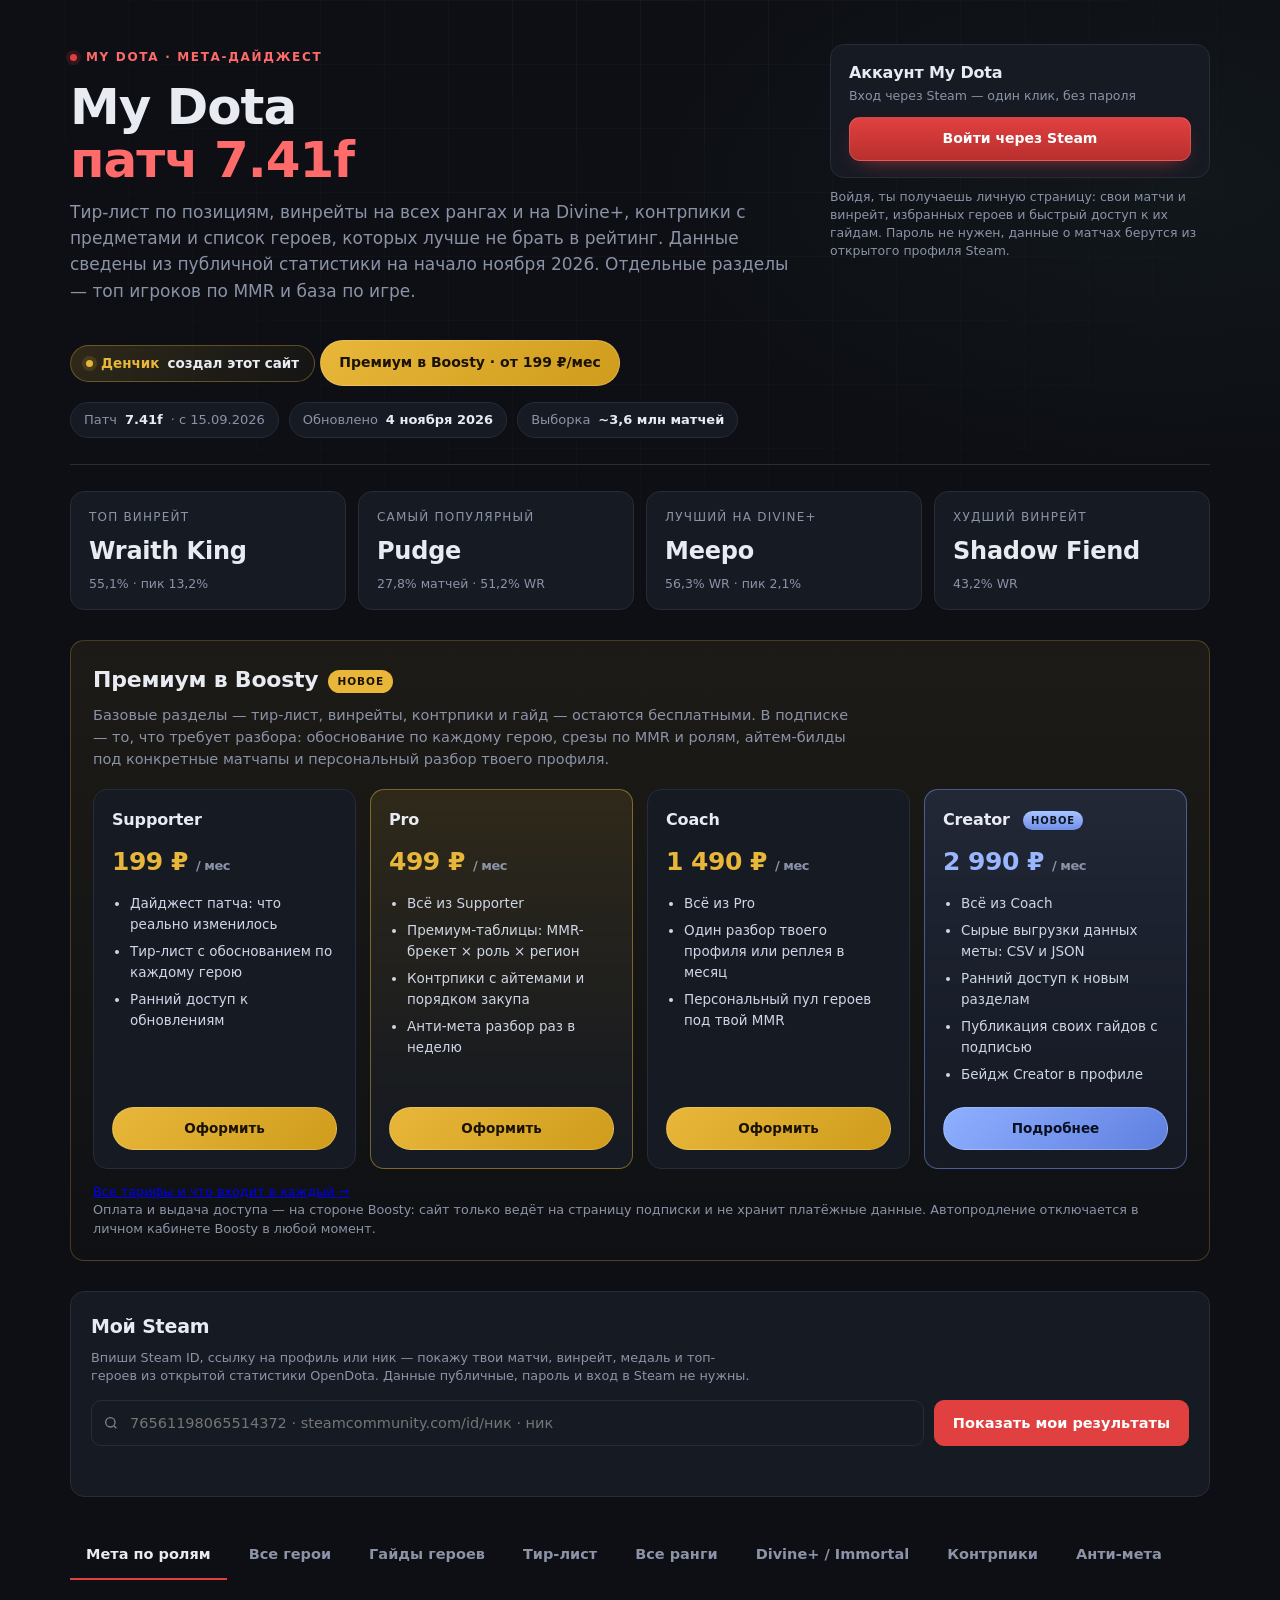
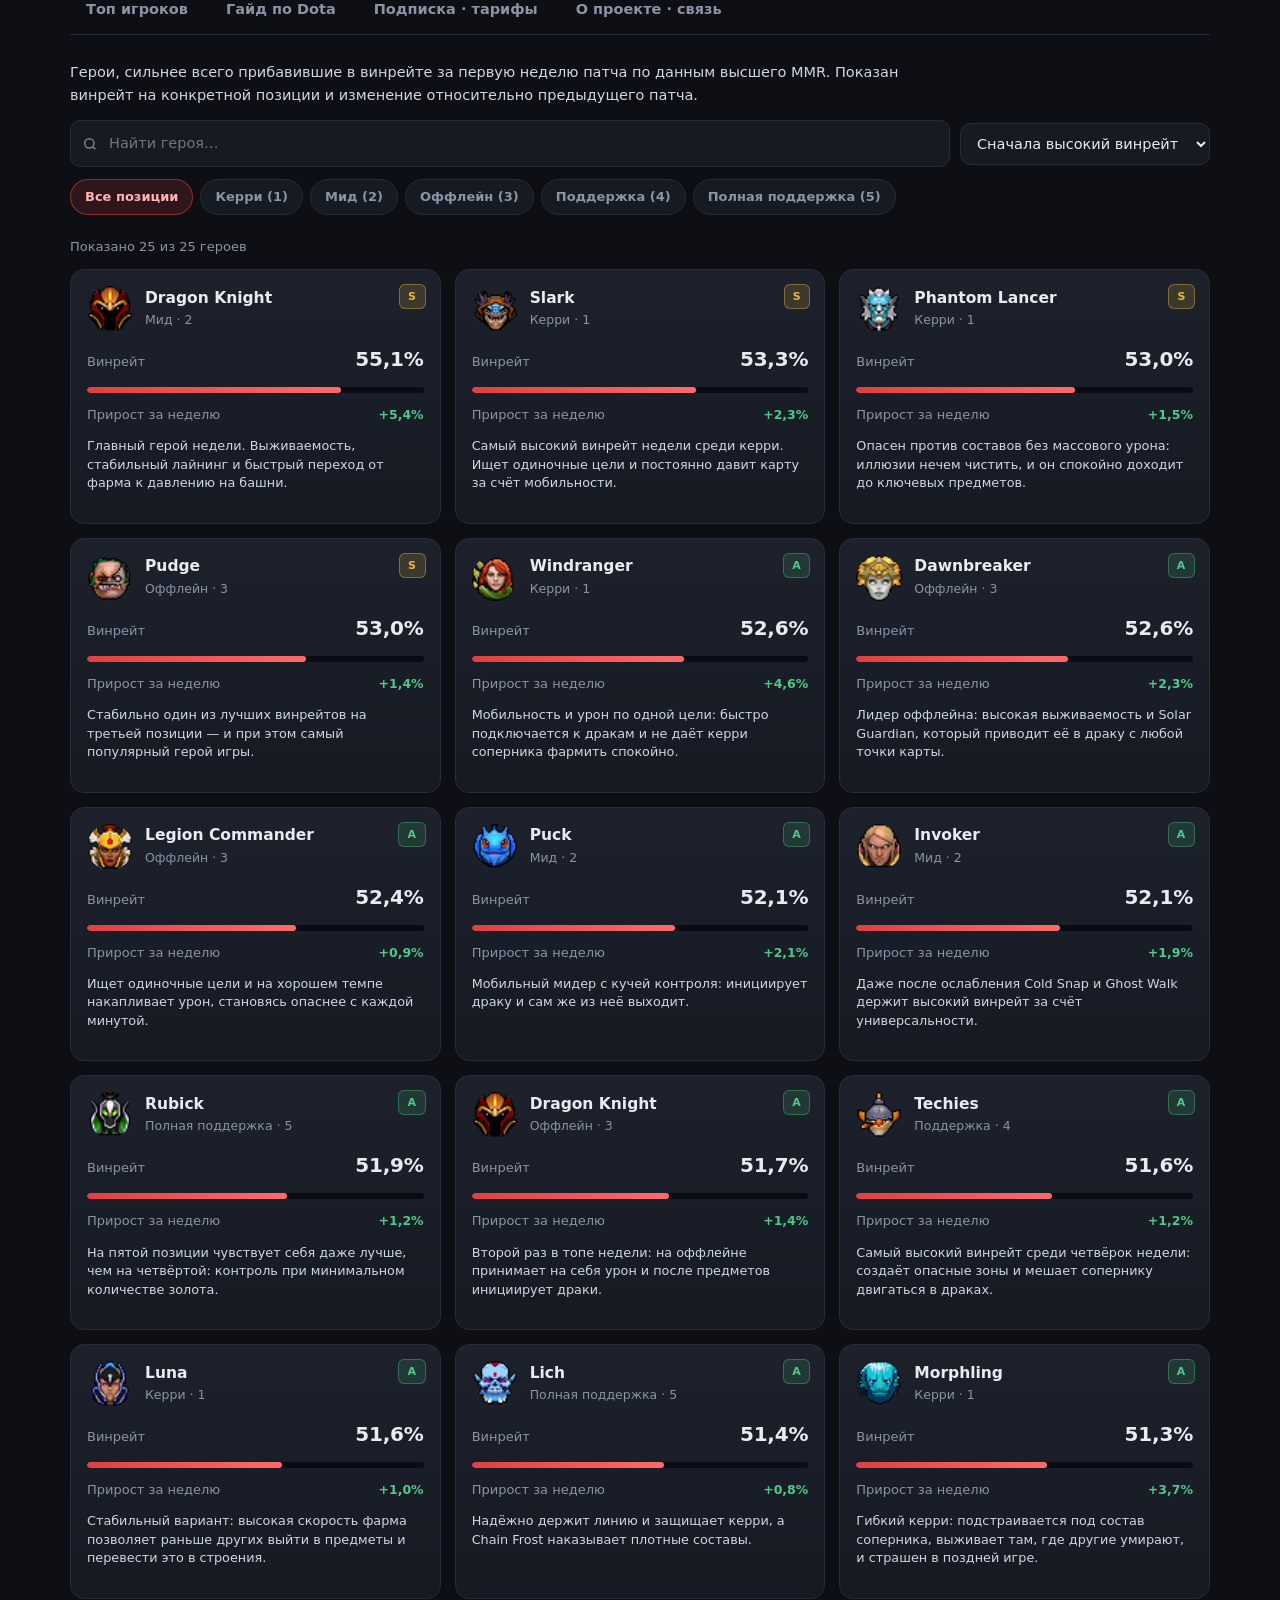
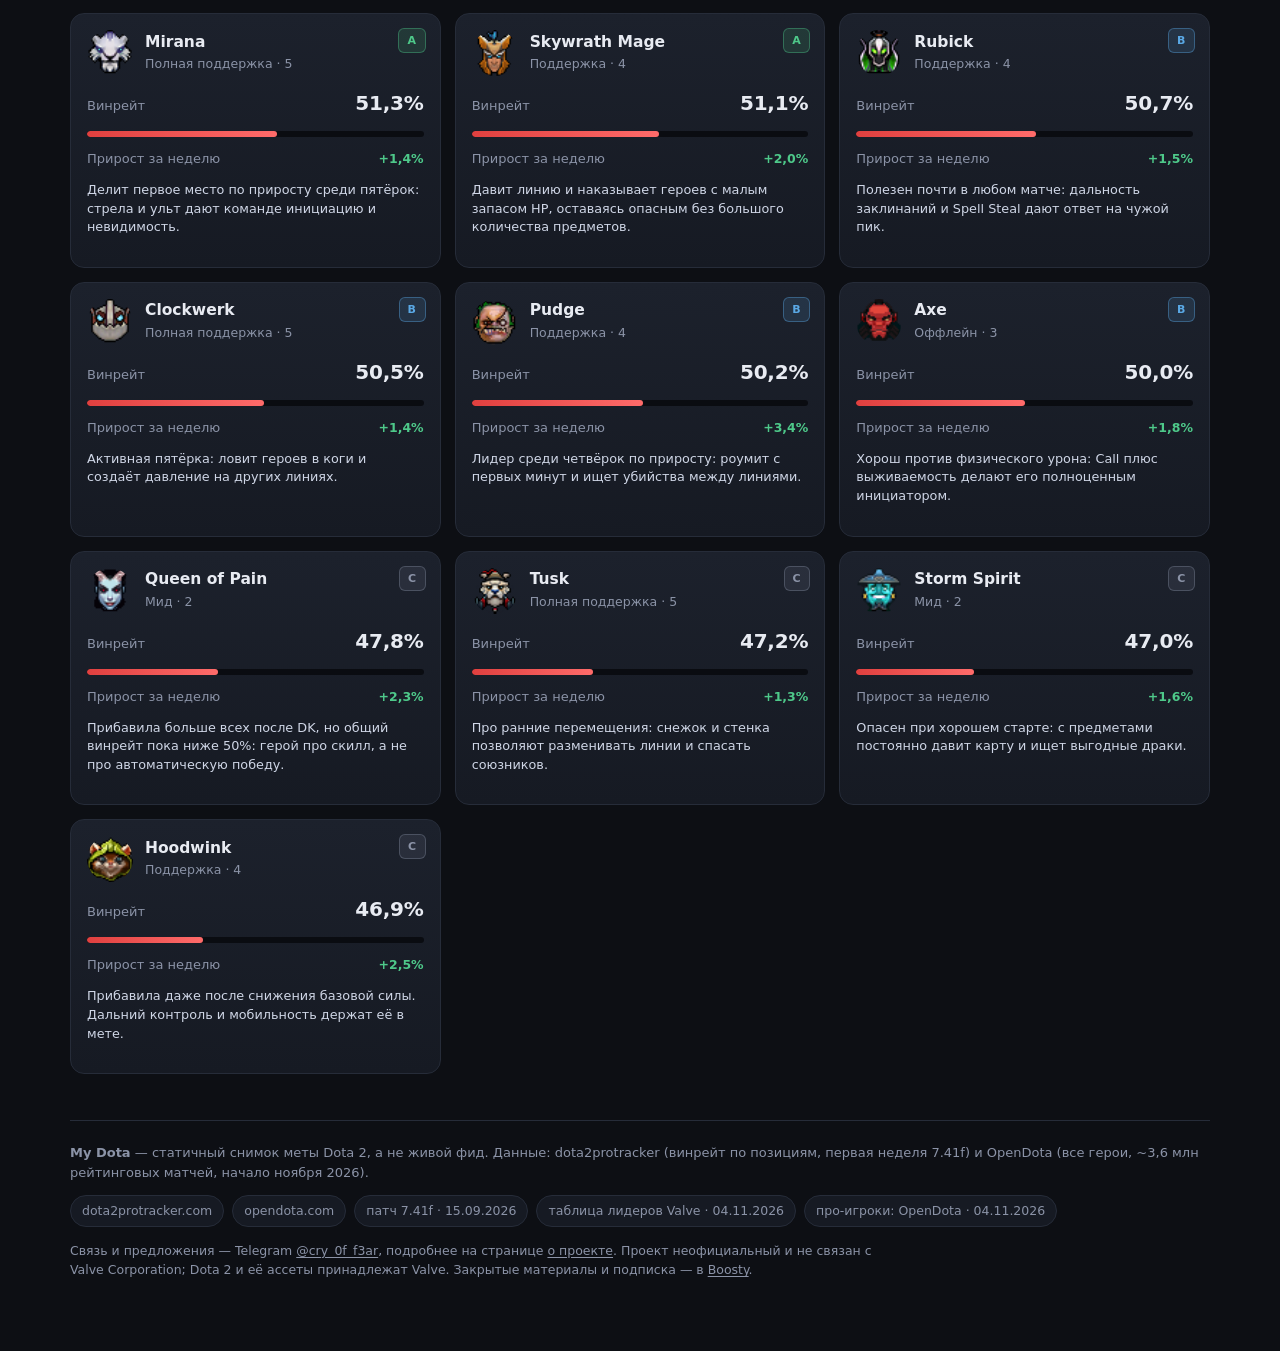
<file: index.html>
<!DOCTYPE html>
<html lang="ru" data-api="https://mydota-api.neobazanastimircik.workers.dev" data-valve-proxy="https://mydota-api.neobazanastimircik.workers.dev">
<head>
<meta charset="utf-8">
<meta name="viewport" content="width=device-width, initial-scale=1">
<title>My Dota — мета Dota 2, патч 7.41f</title>
<link rel="icon" href="favicon.ico?v=3" sizes="any">
<link rel="icon" type="image/png" sizes="32x32" href="favicon-32.png?v=3">
<link rel="apple-touch-icon" href="apple-touch-icon.png?v=3">
<link rel="manifest" href="site.webmanifest">
<meta name="theme-color" content="#0d0f14">
<meta name="description" content="My Dota — мета Dota 2 патча 7.41f: все герои с винрейтами и пикрейтами, тир-лист по позициям, контрпики с предметами и анти-мета.">
<link rel="stylesheet" href="style.css">
<meta name="robots" content="index, follow, max-image-preview:large">
<meta name="yandex-verification" content="4ac2145c59e96c91">
<meta name="yandex-verification" content="5eb9f555be0d7162">
<link rel="canonical" href="https://metadoty.github.io/">
<meta property="og:type" content="website">
<meta property="og:site_name" content="My Dota">
<meta property="og:title" content="My Dota — мета Dota 2, патч 7.41f">
<meta property="og:description" content="My Dota — мета Dota 2 патча 7.41f: все герои с винрейтами и пикрейтами, тир-лист по позициям, контрпики с предметами и анти-мета.">
<meta property="og:url" content="https://metadoty.github.io/">
<meta property="og:locale" content="ru_RU">
<meta name="twitter:card" content="summary_large_image">
<meta property="og:image" content="https://metadoty.github.io/og-image.png">
<meta property="og:image:width" content="1200">
<meta property="og:image:height" content="630">
<meta property="og:image:type" content="image/png">
<meta property="og:image:alt" content="My Dota — мета Dota 2, патч 7.41f: тир-лист, винрейты, контрпики">
<meta name="twitter:image" content="https://metadoty.github.io/og-image.png">
<script type="application/ld+json">{"@context":"https://schema.org","@type":"WebSite","name":"My Dota","alternateName":["MyDota","Май Дота"],"url":"https://metadoty.github.io/","description":"My Dota — мета Dota 2 патча 7.41f: все герои с винрейтами и пикрейтами, тир-лист по позициям, контрпики с предметами и анти-мета.","inLanguage":"ru"}</script>
<!-- Yandex.Metrika counter -->
<script type="text/javascript" >
   (function(m,e,t,r,i,k,a){m[i]=m[i]||function(){(m[i].a=m[i].a||[]).push(arguments)};
   m[i].l=1*new Date();
   for (var j = 0; j < document.scripts.length; j++) {if (document.scripts[j].src === r) { return; }}
   k=e.createElement(t),a=e.getElementsByTagName(t)[0],k.async=1,k.src=r,a.parentNode.insertBefore(k,a)})
   (window, document, "script", "https://mc.yandex.ru/metrika/tag.js", "ym");

   ym(114074269, "init", {
        clickmap:true,
        trackLinks:true,
        accurateTrackBounce:true,
        webvisor:true
   });
</script>
<noscript><div><img src="https://mc.yandex.ru/watch/114074269" style="position:absolute; left:-9999px;" alt="" /></div></noscript>
<!-- /Yandex.Metrika counter -->
</head>
<body>
<div class="bg-fx" aria-hidden="true">
  <video class="bg-video" autoplay muted loop playsinline preload="auto" disablepictureinpicture>
    <source src="bg.mp4" type="video/mp4">
  </video>
  <span class="grid-fx"></span>
</div>
<div class="wrap">

  <header>    <div id="acct" class="acct-wrap"></div>
    <div class="eyebrow"><span class="dot"></span> My Dota · мета-дайджест</div>
    <h1>My Dota<br><span>патч 7.41f</span></h1>
    <p class="lede">Тир-лист по позициям, винрейты на всех рангах и на Divine+, контрпики с предметами и список героев, которых лучше не брать в рейтинг. Данные сведены из публичной статистики на начало ноября 2026. Отдельные разделы — топ игроков по MMR и база по игре.</p>
    <p class="credit"><b>Денчик</b> создал этот сайт</p>
    <a class="prem-cta" href="https://boosty.to/mydota" target="_blank" rel="noopener noreferrer">Премиум в Boosty · от 199 ₽/мес</a>
    <div class="meta-row">
      <div class="chip">Патч <b>7.41f</b> · с 15.09.2026</div>
      <div class="chip">Обновлено <b>4 ноября 2026</b></div>
      <div class="chip">Выборка <b>~3,6 млн матчей</b></div>
    </div>
  </header>

  <div class="stats">
    <div class="stat">
      <div class="k">Топ винрейт</div>
      <div class="v">Wraith King</div>
      <div class="s">55,1% · пик 13,2%</div>
    </div>
    <div class="stat">
      <div class="k">Самый популярный</div>
      <div class="v">Pudge</div>
      <div class="s">27,8% матчей · 51,2% WR</div>
    </div>
    <div class="stat">
      <div class="k">Лучший на Divine+</div>
      <div class="v">Meepo</div>
      <div class="s">56,3% WR · пик 2,1%</div>
    </div>
    <div class="stat">
      <div class="k">Худший винрейт</div>
      <div class="v">Shadow Fiend</div>
      <div class="s">43,2% WR</div>
    </div>
  </div>

  <section class="premium" id="premium" aria-labelledby="premium-title">
    <h2 id="premium-title">Премиум в Boosty<span class="prem-badge">новое</span></h2>
    <p class="sec-lede">Базовые разделы — тир-лист, винрейты, контрпики и гайд — остаются бесплатными. В подписке — то, что требует разбора: обоснование по каждому герою, срезы по MMR и ролям, айтем-билды под конкретные матчапы и персональный разбор твоего профиля.</p>
    <div class="plans">
      <div class="plan">
        <h3>Supporter</h3>
        <div class="price">199 ₽ <span>/ мес</span></div>
        <ul>
          <li>Дайджест патча: что реально изменилось</li>
          <li>Тир-лист с обоснованием по каждому герою</li>
          <li>Ранний доступ к обновлениям</li>
        </ul>
        <a class="prem-cta" href="https://boosty.to/mydota" target="_blank" rel="noopener noreferrer">Оформить</a>
      </div>
      <div class="plan hot">
        <h3>Pro</h3>
        <div class="price">499 ₽ <span>/ мес</span></div>
        <ul>
          <li>Всё из Supporter</li>
          <li>Премиум-таблицы: MMR-брекет × роль × регион</li>
          <li>Контрпики с айтемами и порядком закупа</li>
          <li>Анти-мета разбор раз в неделю</li>
        </ul>
        <a class="prem-cta" href="https://boosty.to/mydota" target="_blank" rel="noopener noreferrer">Оформить</a>
      </div>
      <div class="plan">
        <h3>Coach</h3>
        <div class="price">1 490 ₽ <span>/ мес</span></div>
        <ul>
          <li>Всё из Pro</li>
          <li>Один разбор твоего профиля или реплея в месяц</li>
          <li>Персональный пул героев под твой MMR</li>
        </ul>
        <a class="prem-cta" href="https://boosty.to/mydota" target="_blank" rel="noopener noreferrer">Оформить</a>
      </div>
      <div class="plan creator">
        <h3>Creator <span class="plan-tag">новое</span></h3>
        <div class="price blue">2 990 ₽ <span>/ мес</span></div>
        <ul>
          <li>Всё из Coach</li>
          <li>Сырые выгрузки данных меты: CSV и JSON</li>
          <li>Ранний доступ к новым разделам</li>
          <li>Публикация своих гайдов с подписью</li>
          <li>Бейдж Creator в профиле</li>
        </ul>
        <a class="prem-cta blue" href="plans.html">Подробнее</a>
      </div>
    </div>
    <p class="note"><a href="plans.html">Все тарифы и что входит в каждый →</a></p>
    <p class="note">Оплата и выдача доступа — на стороне Boosty: сайт только ведёт на страницу подписки и не хранит платёжные данные. Автопродление отключается в личном кабинете Boosty в любой момент.</p>
  </section>

  <section class="me" id="me" aria-labelledby="me-title">
    <h2 id="me-title">Мой Steam</h2>
    <p class="note">Впиши Steam ID, ссылку на профиль или ник — покажу твои матчи, винрейт, медаль и топ-героев из открытой статистики OpenDota. Данные публичные, пароль и вход в Steam не нужны.</p>
    <form class="me-form" id="me-form" novalidate>
      <div class="search">
        <svg width="16" height="16" viewBox="0 0 24 24" fill="none" stroke="currentColor" stroke-width="2" aria-hidden="true"><circle cx="11" cy="11" r="7"></circle><path d="M20 20l-3.5-3.5"></path></svg>
        <input id="me-input" type="text" inputmode="text" autocomplete="off" spellcheck="false"
               placeholder="76561198065514372 · steamcommunity.com/id/ник · ник">
      </div>
      <button class="me-btn" type="submit" id="me-submit">Показать мои результаты</button>
      <button class="f" type="button" id="me-clear" hidden>Сбросить</button>
    </form>
    <p class="me-status" id="me-status" role="status" aria-live="polite"></p>
    <div id="me-out" hidden></div>
  </section>

  <div class="tabs" role="tablist" aria-label="Разделы меты">
    <button class="tab" role="tab" id="tab-roles" aria-selected="true" aria-controls="view-roles">Мета по ролям</button>
    <button class="tab" role="tab" id="tab-heroes" aria-selected="false" aria-controls="view-heroes">Все герои</button>
    <button class="tab" role="tab" id="tab-guides" aria-selected="false" aria-controls="view-guides">Гайды героев</button>
    <button class="tab" role="tab" id="tab-tier" aria-selected="false" aria-controls="view-tier">Тир-лист</button>
    <button class="tab" role="tab" id="tab-all" aria-selected="false" aria-controls="view-all">Все ранги</button>
    <button class="tab" role="tab" id="tab-high" aria-selected="false" aria-controls="view-high">Divine+ / Immortal</button>
    <button class="tab" role="tab" id="tab-counters" aria-selected="false" aria-controls="view-counters">Контрпики</button>
    <button class="tab" role="tab" id="tab-anti" aria-selected="false" aria-controls="view-anti">Анти-мета</button>
    <button class="tab" role="tab" id="tab-players" aria-selected="false" aria-controls="view-players">Топ игроков</button>
    <button class="tab" role="tab" id="tab-guide" aria-selected="false" aria-controls="view-guide">Гайд по Dota</button>
    <a class="tab tab-link" href="plans.html">Подписка · тарифы</a>
    <a class="tab tab-link" href="about.html">О проекте · связь</a>
  </div>

  <section class="panel-view" id="view-roles" role="tabpanel" aria-labelledby="tab-roles">
    <p class="sec-lede">Герои, сильнее всего прибавившие в винрейте за первую неделю патча по данным высшего MMR. Показан винрейт на конкретной позиции и изменение относительно предыдущего патча.</p>

    <div class="controls">
      <div class="search">
        <svg width="16" height="16" viewBox="0 0 24 24" fill="none" stroke="currentColor" stroke-width="2.2" aria-hidden="true"><circle cx="11" cy="11" r="7"/><path d="m20 20-3.5-3.5"/></svg>
        <input id="q" type="search" placeholder="Найти героя…" aria-label="Поиск героя">
      </div>
      <select id="sort" aria-label="Сортировка">
        <option value="wr">Сначала высокий винрейт</option>
        <option value="delta">Сначала большой прирост</option>
        <option value="role">По позициям</option>
      </select>
    </div>

    <div class="filters" role="group" aria-label="Фильтр по позиции">
      <button class="f" data-role="all" aria-pressed="true">Все позиции</button>
      <button class="f" data-role="carry" aria-pressed="false">Керри (1)</button>
      <button class="f" data-role="mid" aria-pressed="false">Мид (2)</button>
      <button class="f" data-role="off" aria-pressed="false">Оффлейн (3)</button>
      <button class="f" data-role="sup4" aria-pressed="false">Поддержка (4)</button>
      <button class="f" data-role="sup5" aria-pressed="false">Полная поддержка (5)</button>
    </div>

    <div class="count-line" id="count" aria-live="polite">Показано 25 из 25 героев</div>
    <div class="grid" id="grid"><article class="hero"><span class="tier t-A">A</span><div class="hero-top"><span class="ava" style="background:linear-gradient(140deg,hsl(261,62%,72%),hsl(299,58%,58%))">W</span><div><div class="h-name">Windranger</div><div class="h-sub">Керри · 1</div></div></div><div class="wr-row"><span>Винрейт</span><b>52,6%</b></div><div class="bar"><i style="width:63,0%"></i></div><div class="wr-row"><span>Прирост за неделю</span><span class="delta up">+4,6%</span></div><p class="note">Мобильность и урон по одной цели: быстро подключается к дракам и не даёт керри соперника фармить спокойно.</p></article><article class="hero"><span class="tier t-A">A</span><div class="hero-top"><span class="ava" style="background:linear-gradient(140deg,hsl(254,62%,72%),hsl(292,58%,58%))">M</span><div><div class="h-name">Morphling</div><div class="h-sub">Керри · 1</div></div></div><div class="wr-row"><span>Винрейт</span><b>51,3%</b></div><div class="bar"><i style="width:56,5%"></i></div><div class="wr-row"><span>Прирост за неделю</span><span class="delta up">+3,7%</span></div><p class="note">Гибкий керри: подстраивается под состав соперника, выживает там, где другие умирают, и страшен в поздней игре.</p></article><article class="hero"><span class="tier t-S">S</span><div class="hero-top"><span class="ava" style="background:linear-gradient(140deg,hsl(89,62%,72%),hsl(127,58%,58%))">S</span><div><div class="h-name">Slark</div><div class="h-sub">Керри · 1</div></div></div><div class="wr-row"><span>Винрейт</span><b>53,3%</b></div><div class="bar"><i style="width:66,5%"></i></div><div class="wr-row"><span>Прирост за неделю</span><span class="delta up">+2,3%</span></div><p class="note">Самый высокий винрейт недели среди керри. Ищет одиночные цели и постоянно давит карту за счёт мобильности.</p></article><article class="hero"><span class="tier t-S">S</span><div class="hero-top"><span class="ava" style="background:linear-gradient(140deg,hsl(186,62%,72%),hsl(224,58%,58%))">PL</span><div><div class="h-name">Phantom Lancer</div><div class="h-sub">Керри · 1</div></div></div><div class="wr-row"><span>Винрейт</span><b>53,0%</b></div><div class="bar"><i style="width:65,0%"></i></div><div class="wr-row"><span>Прирост за неделю</span><span class="delta up">+1,5%</span></div><p class="note">Опасен против составов без массового урона: иллюзии нечем чистить, и он спокойно доходит до ключевых предметов.</p></article><article class="hero"><span class="tier t-A">A</span><div class="hero-top"><span class="ava" style="background:linear-gradient(140deg,hsl(100,62%,72%),hsl(138,58%,58%))">L</span><div><div class="h-name">Luna</div><div class="h-sub">Керри · 1</div></div></div><div class="wr-row"><span>Винрейт</span><b>51,6%</b></div><div class="bar"><i style="width:58,0%"></i></div><div class="wr-row"><span>Прирост за неделю</span><span class="delta up">+1,0%</span></div><p class="note">Стабильный вариант: высокая скорость фарма позволяет раньше других выйти в предметы и перевести это в строения.</p></article><article class="hero"><span class="tier t-S">S</span><div class="hero-top"><span class="ava" style="background:linear-gradient(140deg,hsl(258,62%,72%),hsl(296,58%,58%))">DK</span><div><div class="h-name">Dragon Knight</div><div class="h-sub">Мид · 2</div></div></div><div class="wr-row"><span>Винрейт</span><b>55,1%</b></div><div class="bar"><i style="width:75,5%"></i></div><div class="wr-row"><span>Прирост за неделю</span><span class="delta up">+5,4%</span></div><p class="note">Главный герой недели. Выживаемость, стабильный лайнинг и быстрый переход от фарма к давлению на башни.</p></article><article class="hero"><span class="tier t-C">C</span><div class="hero-top"><span class="ava" style="background:linear-gradient(140deg,hsl(9,62%,72%),hsl(47,58%,58%))">QO</span><div><div class="h-name">Queen of Pain</div><div class="h-sub">Мид · 2</div></div></div><div class="wr-row"><span>Винрейт</span><b>47,8%</b></div><div class="bar"><i style="width:39,0%"></i></div><div class="wr-row"><span>Прирост за неделю</span><span class="delta up">+2,3%</span></div><p class="note">Прибавила больше всех после DK, но общий винрейт пока ниже 50%: герой про скилл, а не про автоматическую победу.</p></article><article class="hero"><span class="tier t-A">A</span><div class="hero-top"><span class="ava" style="background:linear-gradient(140deg,hsl(133,62%,72%),hsl(171,58%,58%))">P</span><div><div class="h-name">Puck</div><div class="h-sub">Мид · 2</div></div></div><div class="wr-row"><span>Винрейт</span><b>52,1%</b></div><div class="bar"><i style="width:60,5%"></i></div><div class="wr-row"><span>Прирост за неделю</span><span class="delta up">+2,1%</span></div><p class="note">Мобильный мидер с кучей контроля: инициирует драку и сам же из неё выходит.</p></article><article class="hero"><span class="tier t-A">A</span><div class="hero-top"><span class="ava" style="background:linear-gradient(140deg,hsl(74,62%,72%),hsl(112,58%,58%))">I</span><div><div class="h-name">Invoker</div><div class="h-sub">Мид · 2</div></div></div><div class="wr-row"><span>Винрейт</span><b>52,1%</b></div><div class="bar"><i style="width:60,5%"></i></div><div class="wr-row"><span>Прирост за неделю</span><span class="delta up">+1,9%</span></div><p class="note">Даже после ослабления Cold Snap и Ghost Walk держит высокий винрейт за счёт универсальности.</p></article><article class="hero"><span class="tier t-C">C</span><div class="hero-top"><span class="ava" style="background:linear-gradient(140deg,hsl(120,62%,72%),hsl(158,58%,58%))">SS</span><div><div class="h-name">Storm Spirit</div><div class="h-sub">Мид · 2</div></div></div><div class="wr-row"><span>Винрейт</span><b>47,0%</b></div><div class="bar"><i style="width:35,0%"></i></div><div class="wr-row"><span>Прирост за неделю</span><span class="delta up">+1,6%</span></div><p class="note">Опасен при хорошем старте: с предметами постоянно давит карту и ищет выгодные драки.</p></article><article class="hero"><span class="tier t-A">A</span><div class="hero-top"><span class="ava" style="background:linear-gradient(140deg,hsl(256,62%,72%),hsl(294,58%,58%))">D</span><div><div class="h-name">Dawnbreaker</div><div class="h-sub">Оффлейн · 3</div></div></div><div class="wr-row"><span>Винрейт</span><b>52,6%</b></div><div class="bar"><i style="width:63,0%"></i></div><div class="wr-row"><span>Прирост за неделю</span><span class="delta up">+2,3%</span></div><p class="note">Лидер оффлейна: высокая выживаемость и Solar Guardian, который приводит её в драку с любой точки карты.</p></article><article class="hero"><span class="tier t-B">B</span><div class="hero-top"><span class="ava" style="background:linear-gradient(140deg,hsl(46,62%,72%),hsl(84,58%,58%))">A</span><div><div class="h-name">Axe</div><div class="h-sub">Оффлейн · 3</div></div></div><div class="wr-row"><span>Винрейт</span><b>50,0%</b></div><div class="bar"><i style="width:50,0%"></i></div><div class="wr-row"><span>Прирост за неделю</span><span class="delta up">+1,8%</span></div><p class="note">Хорош против физического урона: Call плюс выживаемость делают его полноценным инициатором.</p></article><article class="hero"><span class="tier t-S">S</span><div class="hero-top"><span class="ava" style="background:linear-gradient(140deg,hsl(21,62%,72%),hsl(59,58%,58%))">P</span><div><div class="h-name">Pudge</div><div class="h-sub">Оффлейн · 3</div></div></div><div class="wr-row"><span>Винрейт</span><b>53,0%</b></div><div class="bar"><i style="width:65,0%"></i></div><div class="wr-row"><span>Прирост за неделю</span><span class="delta up">+1,4%</span></div><p class="note">Стабильно один из лучших винрейтов на третьей позиции — и при этом самый популярный герой игры.</p></article><article class="hero"><span class="tier t-A">A</span><div class="hero-top"><span class="ava" style="background:linear-gradient(140deg,hsl(258,62%,72%),hsl(296,58%,58%))">DK</span><div><div class="h-name">Dragon Knight</div><div class="h-sub">Оффлейн · 3</div></div></div><div class="wr-row"><span>Винрейт</span><b>51,7%</b></div><div class="bar"><i style="width:58,5%"></i></div><div class="wr-row"><span>Прирост за неделю</span><span class="delta up">+1,4%</span></div><p class="note">Второй раз в топе недели: на оффлейне принимает на себя урон и после предметов инициирует драки.</p></article><article class="hero"><span class="tier t-A">A</span><div class="hero-top"><span class="ava" style="background:linear-gradient(140deg,hsl(146,62%,72%),hsl(184,58%,58%))">LC</span><div><div class="h-name">Legion Commander</div><div class="h-sub">Оффлейн · 3</div></div></div><div class="wr-row"><span>Винрейт</span><b>52,4%</b></div><div class="bar"><i style="width:62,0%"></i></div><div class="wr-row"><span>Прирост за неделю</span><span class="delta up">+0,9%</span></div><p class="note">Ищет одиночные цели и на хорошем темпе накапливает урон, становясь опаснее с каждой минутой.</p></article><article class="hero"><span class="tier t-B">B</span><div class="hero-top"><span class="ava" style="background:linear-gradient(140deg,hsl(21,62%,72%),hsl(59,58%,58%))">P</span><div><div class="h-name">Pudge</div><div class="h-sub">Поддержка · 4</div></div></div><div class="wr-row"><span>Винрейт</span><b>50,2%</b></div><div class="bar"><i style="width:51,0%"></i></div><div class="wr-row"><span>Прирост за неделю</span><span class="delta up">+3,4%</span></div><p class="note">Лидер среди четвёрок по приросту: роумит с первых минут и ищет убийства между линиями.</p></article><article class="hero"><span class="tier t-C">C</span><div class="hero-top"><span class="ava" style="background:linear-gradient(140deg,hsl(115,62%,72%),hsl(153,58%,58%))">H</span><div><div class="h-name">Hoodwink</div><div class="h-sub">Поддержка · 4</div></div></div><div class="wr-row"><span>Винрейт</span><b>46,9%</b></div><div class="bar"><i style="width:34,5%"></i></div><div class="wr-row"><span>Прирост за неделю</span><span class="delta up">+2,5%</span></div><p class="note">Прибавила даже после снижения базовой силы. Дальний контроль и мобильность держат её в мете.</p></article><article class="hero"><span class="tier t-A">A</span><div class="hero-top"><span class="ava" style="background:linear-gradient(140deg,hsl(281,62%,72%),hsl(319,58%,58%))">SM</span><div><div class="h-name">Skywrath Mage</div><div class="h-sub">Поддержка · 4</div></div></div><div class="wr-row"><span>Винрейт</span><b>51,1%</b></div><div class="bar"><i style="width:55,5%"></i></div><div class="wr-row"><span>Прирост за неделю</span><span class="delta up">+2,0%</span></div><p class="note">Давит линию и наказывает героев с малым запасом HP, оставаясь опасным без большого количества предметов.</p></article><article class="hero"><span class="tier t-B">B</span><div class="hero-top"><span class="ava" style="background:linear-gradient(140deg,hsl(218,62%,72%),hsl(256,58%,58%))">R</span><div><div class="h-name">Rubick</div><div class="h-sub">Поддержка · 4</div></div></div><div class="wr-row"><span>Винрейт</span><b>50,7%</b></div><div class="bar"><i style="width:53,5%"></i></div><div class="wr-row"><span>Прирост за неделю</span><span class="delta up">+1,5%</span></div><p class="note">Полезен почти в любом матче: дальность заклинаний и Spell Steal дают ответ на чужой пик.</p></article><article class="hero"><span class="tier t-A">A</span><div class="hero-top"><span class="ava" style="background:linear-gradient(140deg,hsl(169,62%,72%),hsl(207,58%,58%))">T</span><div><div class="h-name">Techies</div><div class="h-sub">Поддержка · 4</div></div></div><div class="wr-row"><span>Винрейт</span><b>51,6%</b></div><div class="bar"><i style="width:58,0%"></i></div><div class="wr-row"><span>Прирост за неделю</span><span class="delta up">+1,2%</span></div><p class="note">Самый высокий винрейт среди четвёрок недели: создаёт опасные зоны и мешает сопернику двигаться в драках.</p></article><article class="hero"><span class="tier t-A">A</span><div class="hero-top"><span class="ava" style="background:linear-gradient(140deg,hsl(30,62%,72%),hsl(68,58%,58%))">M</span><div><div class="h-name">Mirana</div><div class="h-sub">Полная поддержка · 5</div></div></div><div class="wr-row"><span>Винрейт</span><b>51,3%</b></div><div class="bar"><i style="width:56,5%"></i></div><div class="wr-row"><span>Прирост за неделю</span><span class="delta up">+1,4%</span></div><p class="note">Делит первое место по приросту среди пятёрок: стрела и ульт дают команде инициацию и невидимость.</p></article><article class="hero"><span class="tier t-B">B</span><div class="hero-top"><span class="ava" style="background:linear-gradient(140deg,hsl(93,62%,72%),hsl(131,58%,58%))">C</span><div><div class="h-name">Clockwerk</div><div class="h-sub">Полная поддержка · 5</div></div></div><div class="wr-row"><span>Винрейт</span><b>50,5%</b></div><div class="bar"><i style="width:52,5%"></i></div><div class="wr-row"><span>Прирост за неделю</span><span class="delta up">+1,4%</span></div><p class="note">Активная пятёрка: ловит героев в коги и создаёт давление на других линиях.</p></article><article class="hero"><span class="tier t-C">C</span><div class="hero-top"><span class="ava" style="background:linear-gradient(140deg,hsl(273,62%,72%),hsl(311,58%,58%))">T</span><div><div class="h-name">Tusk</div><div class="h-sub">Полная поддержка · 5</div></div></div><div class="wr-row"><span>Винрейт</span><b>47,2%</b></div><div class="bar"><i style="width:36,0%"></i></div><div class="wr-row"><span>Прирост за неделю</span><span class="delta up">+1,3%</span></div><p class="note">Про ранние перемещения: снежок и стенка позволяют разменивать линии и спасать союзников.</p></article><article class="hero"><span class="tier t-A">A</span><div class="hero-top"><span class="ava" style="background:linear-gradient(140deg,hsl(218,62%,72%),hsl(256,58%,58%))">R</span><div><div class="h-name">Rubick</div><div class="h-sub">Полная поддержка · 5</div></div></div><div class="wr-row"><span>Винрейт</span><b>51,9%</b></div><div class="bar"><i style="width:59,5%"></i></div><div class="wr-row"><span>Прирост за неделю</span><span class="delta up">+1,2%</span></div><p class="note">На пятой позиции чувствует себя даже лучше, чем на четвёртой: контроль при минимальном количестве золота.</p></article><article class="hero"><span class="tier t-A">A</span><div class="hero-top"><span class="ava" style="background:linear-gradient(140deg,hsl(114,62%,72%),hsl(152,58%,58%))">L</span><div><div class="h-name">Lich</div><div class="h-sub">Полная поддержка · 5</div></div></div><div class="wr-row"><span>Винрейт</span><b>51,4%</b></div><div class="bar"><i style="width:57,0%"></i></div><div class="wr-row"><span>Прирост за неделю</span><span class="delta up">+0,8%</span></div><p class="note">Надёжно держит линию и защищает керри, а Chain Frost наказывает плотные составы.</p></article></div>
    <div class="empty" id="empty" hidden>Такого героя в мете-списке нет. Попробуй другое имя или сбрось фильтры.</div>
  </section>

  <section class="panel-view" id="view-heroes" role="tabpanel" aria-labelledby="tab-heroes" hidden>
    <h2>Все герои</h2>
    <p class="sec-lede">Полный ростер из 127 героев с реальными винрейтами и долей пиков в рейтинге. Сортировка и фильтры помогут найти пик под себя.</p>

    <div class="controls">
      <div class="search">
        <svg width="16" height="16" viewBox="0 0 24 24" fill="none" stroke="currentColor" stroke-width="2.2" aria-hidden="true"><circle cx="11" cy="11" r="7"/><path d="m20 20-3.5-3.5"/></svg>
        <input id="q3" type="search" placeholder="Найти героя…" aria-label="Поиск по всем героям">
      </div>
      <select id="sort3" aria-label="Сортировка героев">
        <option value="wr">Сначала высокий винрейт</option>
        <option value="pick">Сначала популярные</option>
        <option value="name">По алфавиту</option>
      </select>
    </div>

    <div class="filters" role="group" aria-label="Фильтр по атрибуту">
      <button class="f" data-attr="all" aria-pressed="true">Все атрибуты</button>
      <button class="f" data-attr="str" aria-pressed="false">Сила</button>
      <button class="f" data-attr="agi" aria-pressed="false">Ловкость</button>
      <button class="f" data-attr="int" aria-pressed="false">Интеллект</button>
      <button class="f" data-attr="uni" aria-pressed="false">Универсал</button>
    </div>

    <div class="count-line" id="count-all" aria-live="polite">Показано 127 из 127 героев</div>
    <div class="hs-grid" id="heroes-all"><div class="hs-card" title="Anti-Mage · Divine+ 51,0%"><span class="ava" style="background:linear-gradient(140deg,hsl(189,62%,72%),hsl(227,58%,58%))">A</span><div class="hs-who"><div class="hs-name">Anti-Mage</div><div class="hs-sub"><span class="attr-agi">Ловкость</span> · Ближний бой</div></div><div class="hs-nums"><div class="hs-wr">51,2%</div><div class="hs-pick">пик 16,4%</div></div></div><div class="hs-card" title="Axe · Divine+ 48,8%"><span class="ava" style="background:linear-gradient(140deg,hsl(46,62%,72%),hsl(84,58%,58%))">A</span><div class="hs-who"><div class="hs-name">Axe</div><div class="hs-sub"><span class="attr-str">str</span> · Melee</div></div><div class="hs-nums"><div class="hs-wr">50,4%</div><div class="hs-pick">пик 16,6%</div></div></div><div class="hs-card" title="Bane · Divine+ 50,6%"><span class="ava" style="background:linear-gradient(140deg,hsl(134,62%,72%),hsl(172,58%,58%))">B</span><div class="hs-who"><div class="hs-name">Bane</div><div class="hs-sub"><span class="attr-all">all</span> · Ranged</div></div><div class="hs-nums"><div class="hs-wr">48,6%</div><div class="hs-pick">пик 2,7%</div></div></div><div class="hs-card" title="Bloodseeker · Divine+ 51,3%"><span class="ava" style="background:linear-gradient(140deg,hsl(175,62%,72%),hsl(213,58%,58%))">B</span><div class="hs-who"><div class="hs-name">Bloodseeker</div><div class="hs-sub"><span class="attr-agi">agi</span> · Melee</div></div><div class="hs-nums"><div class="hs-wr">51,7%</div><div class="hs-pick">пик 4,4%</div></div></div><div class="hs-card" title="Crystal Maiden · Divine+ 49,6%"><span class="ava" style="background:linear-gradient(140deg,hsl(10,62%,72%),hsl(48,58%,58%))">CM</span><div class="hs-who"><div class="hs-name">Crystal Maiden</div><div class="hs-sub"><span class="attr-int">int</span> · Ranged</div></div><div class="hs-nums"><div class="hs-wr">51,7%</div><div class="hs-pick">пик 15,0%</div></div></div><div class="hs-card" title="Drow Ranger · Divine+ 45,1%"><span class="ava" style="background:linear-gradient(140deg,hsl(31,62%,72%),hsl(69,58%,58%))">DR</span><div class="hs-who"><div class="hs-name">Drow Ranger</div><div class="hs-sub"><span class="attr-agi">agi</span> · Ranged</div></div><div class="hs-nums"><div class="hs-wr">46,6%</div><div class="hs-pick">пик 14,5%</div></div></div><div class="hs-card" title="Earthshaker · Divine+ 51,1%"><span class="ava" style="background:linear-gradient(140deg,hsl(238,62%,72%),hsl(276,58%,58%))">E</span><div class="hs-who"><div class="hs-name">Earthshaker</div><div class="hs-sub"><span class="attr-str">str</span> · Melee</div></div><div class="hs-nums"><div class="hs-wr">50,6%</div><div class="hs-pick">пик 16,2%</div></div></div><div class="hs-card" title="Juggernaut · Divine+ 52,5%"><span class="ava" style="background:linear-gradient(140deg,hsl(2,62%,72%),hsl(40,58%,58%))">J</span><div class="hs-who"><div class="hs-name">Juggernaut</div><div class="hs-sub"><span class="attr-agi">agi</span> · Melee</div></div><div class="hs-nums"><div class="hs-wr">52,5%</div><div class="hs-pick">пик 18,5%</div></div></div><div class="hs-card" title="Mirana · Divine+ 50,6%"><span class="ava" style="background:linear-gradient(140deg,hsl(30,62%,72%),hsl(68,58%,58%))">M</span><div class="hs-who"><div class="hs-name">Mirana</div><div class="hs-sub"><span class="attr-agi">agi</span> · Ranged</div></div><div class="hs-nums"><div class="hs-wr">51,6%</div><div class="hs-pick">пик 10,1%</div></div></div><div class="hs-card" title="Morphling · Divine+ 48,6%"><span class="ava" style="background:linear-gradient(140deg,hsl(254,62%,72%),hsl(292,58%,58%))">M</span><div class="hs-who"><div class="hs-name">Morphling</div><div class="hs-sub"><span class="attr-agi">agi</span> · Ranged</div></div><div class="hs-nums"><div class="hs-wr">47,7%</div><div class="hs-pick">пик 3,8%</div></div></div><div class="hs-card" title="Shadow Fiend · Divine+ 40,9%"><span class="ava" style="background:linear-gradient(140deg,hsl(352,62%,72%),hsl(30,58%,58%))">SF</span><div class="hs-who"><div class="hs-name">Shadow Fiend</div><div class="hs-sub"><span class="attr-agi">agi</span> · Ranged</div></div><div class="hs-nums"><div class="hs-wr">43,6%</div><div class="hs-pick">пик 8,8%</div></div></div><div class="hs-card" title="Phantom Lancer · Divine+ 52,8%"><span class="ava" style="background:linear-gradient(140deg,hsl(186,62%,72%),hsl(224,58%,58%))">PL</span><div class="hs-who"><div class="hs-name">Phantom Lancer</div><div class="hs-sub"><span class="attr-agi">agi</span> · Melee</div></div><div class="hs-nums"><div class="hs-wr">53,0%</div><div class="hs-pick">пик 12,1%</div></div></div><div class="hs-card" title="Puck · Divine+ 49,1%"><span class="ava" style="background:linear-gradient(140deg,hsl(133,62%,72%),hsl(171,58%,58%))">P</span><div class="hs-who"><div class="hs-name">Puck</div><div class="hs-sub"><span class="attr-int">int</span> · Ranged</div></div><div class="hs-nums"><div class="hs-wr">46,5%</div><div class="hs-pick">пик 2,9%</div></div></div><div class="hs-card" title="Pudge · Divine+ 49,9%"><span class="ava" style="background:linear-gradient(140deg,hsl(21,62%,72%),hsl(59,58%,58%))">P</span><div class="hs-who"><div class="hs-name">Pudge</div><div class="hs-sub"><span class="attr-str">str</span> · Melee</div></div><div class="hs-nums"><div class="hs-wr">51,3%</div><div class="hs-pick">пик 27,2%</div></div></div><div class="hs-card" title="Razor · Divine+ 49,8%"><span class="ava" style="background:linear-gradient(140deg,hsl(46,62%,72%),hsl(84,58%,58%))">R</span><div class="hs-who"><div class="hs-name">Razor</div><div class="hs-sub"><span class="attr-agi">agi</span> · Ranged</div></div><div class="hs-nums"><div class="hs-wr">50,2%</div><div class="hs-pick">пик 6,7%</div></div></div><div class="hs-card" title="Sand King · Divine+ 47,7%"><span class="ava" style="background:linear-gradient(140deg,hsl(155,62%,72%),hsl(193,58%,58%))">SK</span><div class="hs-who"><div class="hs-name">Sand King</div><div class="hs-sub"><span class="attr-all">all</span> · Melee</div></div><div class="hs-nums"><div class="hs-wr">49,6%</div><div class="hs-pick">пик 4,3%</div></div></div><div class="hs-card" title="Storm Spirit · Divine+ 46,5%"><span class="ava" style="background:linear-gradient(140deg,hsl(120,62%,72%),hsl(158,58%,58%))">SS</span><div class="hs-who"><div class="hs-name">Storm Spirit</div><div class="hs-sub"><span class="attr-int">int</span> · Ranged</div></div><div class="hs-nums"><div class="hs-wr">46,6%</div><div class="hs-pick">пик 5,6%</div></div></div><div class="hs-card" title="Sven · Divine+ 51,6%"><span class="ava" style="background:linear-gradient(140deg,hsl(172,62%,72%),hsl(210,58%,58%))">S</span><div class="hs-who"><div class="hs-name">Sven</div><div class="hs-sub"><span class="attr-str">str</span> · Melee</div></div><div class="hs-nums"><div class="hs-wr">51,3%</div><div class="hs-pick">пик 10,9%</div></div></div><div class="hs-card" title="Tiny · Divine+ 45,4%"><span class="ava" style="background:linear-gradient(140deg,hsl(120,62%,72%),hsl(158,58%,58%))">T</span><div class="hs-who"><div class="hs-name">Tiny</div><div class="hs-sub"><span class="attr-str">str</span> · Melee</div></div><div class="hs-nums"><div class="hs-wr">45,0%</div><div class="hs-pick">пик 4,6%</div></div></div><div class="hs-card" title="Vengeful Spirit · Divine+ 50,4%"><span class="ava" style="background:linear-gradient(140deg,hsl(145,62%,72%),hsl(183,58%,58%))">VS</span><div class="hs-who"><div class="hs-name">Vengeful Spirit</div><div class="hs-sub"><span class="attr-agi">agi</span> · Ranged</div></div><div class="hs-nums"><div class="hs-wr">52,3%</div><div class="hs-pick">пик 9,2%</div></div></div><div class="hs-card" title="Windranger · Divine+ 48,9%"><span class="ava" style="background:linear-gradient(140deg,hsl(261,62%,72%),hsl(299,58%,58%))">W</span><div class="hs-who"><div class="hs-name">Windranger</div><div class="hs-sub"><span class="attr-all">all</span> · Ranged</div></div><div class="hs-nums"><div class="hs-wr">48,5%</div><div class="hs-pick">пик 16,7%</div></div></div><div class="hs-card" title="Zeus · Divine+ 49,0%"><span class="ava" style="background:linear-gradient(140deg,hsl(273,62%,72%),hsl(311,58%,58%))">Z</span><div class="hs-who"><div class="hs-name">Zeus</div><div class="hs-sub"><span class="attr-int">int</span> · Ranged</div></div><div class="hs-nums"><div class="hs-wr">50,1%</div><div class="hs-pick">пик 13,2%</div></div></div><div class="hs-card" title="Kunkka · Divine+ 49,0%"><span class="ava" style="background:linear-gradient(140deg,hsl(253,62%,72%),hsl(291,58%,58%))">K</span><div class="hs-who"><div class="hs-name">Kunkka</div><div class="hs-sub"><span class="attr-str">str</span> · Melee</div></div><div class="hs-nums"><div class="hs-wr">49,3%</div><div class="hs-pick">пик 4,8%</div></div></div><div class="hs-card" title="Lina · Divine+ 47,4%"><span class="ava" style="background:linear-gradient(140deg,hsl(88,62%,72%),hsl(126,58%,58%))">L</span><div class="hs-who"><div class="hs-name">Lina</div><div class="hs-sub"><span class="attr-int">int</span> · Ranged</div></div><div class="hs-nums"><div class="hs-wr">47,1%</div><div class="hs-pick">пик 13,9%</div></div></div><div class="hs-card" title="Lion · Divine+ 48,5%"><span class="ava" style="background:linear-gradient(140deg,hsl(132,62%,72%),hsl(170,58%,58%))">L</span><div class="hs-who"><div class="hs-name">Lion</div><div class="hs-sub"><span class="attr-int">int</span> · Ranged</div></div><div class="hs-nums"><div class="hs-wr">48,8%</div><div class="hs-pick">пик 24,5%</div></div></div><div class="hs-card" title="Shadow Shaman · Divine+ 51,0%"><span class="ava" style="background:linear-gradient(140deg,hsl(286,62%,72%),hsl(324,58%,58%))">SS</span><div class="hs-who"><div class="hs-name">Shadow Shaman</div><div class="hs-sub"><span class="attr-int">int</span> · Ranged</div></div><div class="hs-nums"><div class="hs-wr">51,7%</div><div class="hs-pick">пик 15,5%</div></div></div><div class="hs-card" title="Slardar · Divine+ 47,6%"><span class="ava" style="background:linear-gradient(140deg,hsl(203,62%,72%),hsl(241,58%,58%))">S</span><div class="hs-who"><div class="hs-name">Slardar</div><div class="hs-sub"><span class="attr-str">str</span> · Melee</div></div><div class="hs-nums"><div class="hs-wr">49,4%</div><div class="hs-pick">пик 6,6%</div></div></div><div class="hs-card" title="Tidehunter · Divine+ 47,5%"><span class="ava" style="background:linear-gradient(140deg,hsl(302,62%,72%),hsl(340,58%,58%))">T</span><div class="hs-who"><div class="hs-name">Tidehunter</div><div class="hs-sub"><span class="attr-str">str</span> · Melee</div></div><div class="hs-nums"><div class="hs-wr">49,1%</div><div class="hs-pick">пик 11,3%</div></div></div><div class="hs-card" title="Witch Doctor · Divine+ 50,5%"><span class="ava" style="background:linear-gradient(140deg,hsl(112,62%,72%),hsl(150,58%,58%))">WD</span><div class="hs-who"><div class="hs-name">Witch Doctor</div><div class="hs-sub"><span class="attr-int">int</span> · Ranged</div></div><div class="hs-nums"><div class="hs-wr">52,1%</div><div class="hs-pick">пик 17,4%</div></div></div><div class="hs-card" title="Lich · Divine+ 51,8%"><span class="ava" style="background:linear-gradient(140deg,hsl(114,62%,72%),hsl(152,58%,58%))">L</span><div class="hs-who"><div class="hs-name">Lich</div><div class="hs-sub"><span class="attr-int">int</span> · Ranged</div></div><div class="hs-nums"><div class="hs-wr">52,5%</div><div class="hs-pick">пик 10,7%</div></div></div><div class="hs-card" title="Riki · Divine+ 51,7%"><span class="ava" style="background:linear-gradient(140deg,hsl(189,62%,72%),hsl(227,58%,58%))">R</span><div class="hs-who"><div class="hs-name">Riki</div><div class="hs-sub"><span class="attr-agi">agi</span> · Melee</div></div><div class="hs-nums"><div class="hs-wr">52,8%</div><div class="hs-pick">пик 6,5%</div></div></div><div class="hs-card" title="Enigma · Divine+ 56,3%"><span class="ava" style="background:linear-gradient(140deg,hsl(203,62%,72%),hsl(241,58%,58%))">E</span><div class="hs-who"><div class="hs-name">Enigma</div><div class="hs-sub"><span class="attr-all">all</span> · Ranged</div></div><div class="hs-nums"><div class="hs-wr">50,7%</div><div class="hs-pick">пик 4,4%</div></div></div><div class="hs-card" title="Tinker · Divine+ 49,9%"><span class="ava" style="background:linear-gradient(140deg,hsl(351,62%,72%),hsl(29,58%,58%))">T</span><div class="hs-who"><div class="hs-name">Tinker</div><div class="hs-sub"><span class="attr-int">int</span> · Ranged</div></div><div class="hs-nums"><div class="hs-wr">47,0%</div><div class="hs-pick">пик 5,7%</div></div></div><div class="hs-card" title="Sniper · Divine+ 47,5%"><span class="ava" style="background:linear-gradient(140deg,hsl(295,62%,72%),hsl(333,58%,58%))">S</span><div class="hs-who"><div class="hs-name">Sniper</div><div class="hs-sub"><span class="attr-agi">agi</span> · Ranged</div></div><div class="hs-nums"><div class="hs-wr">49,9%</div><div class="hs-pick">пик 20,0%</div></div></div><div class="hs-card" title="Necrophos · Divine+ 49,5%"><span class="ava" style="background:linear-gradient(140deg,hsl(45,62%,72%),hsl(83,58%,58%))">N</span><div class="hs-who"><div class="hs-name">Necrophos</div><div class="hs-sub"><span class="attr-int">int</span> · Ranged</div></div><div class="hs-nums"><div class="hs-wr">51,0%</div><div class="hs-pick">пик 14,9%</div></div></div><div class="hs-card" title="Warlock · Divine+ 48,1%"><span class="ava" style="background:linear-gradient(140deg,hsl(243,62%,72%),hsl(281,58%,58%))">W</span><div class="hs-who"><div class="hs-name">Warlock</div><div class="hs-sub"><span class="attr-int">int</span> · Ranged</div></div><div class="hs-nums"><div class="hs-wr">50,0%</div><div class="hs-pick">пик 5,9%</div></div></div><div class="hs-card" title="Beastmaster · Divine+ 48,5%"><span class="ava" style="background:linear-gradient(140deg,hsl(337,62%,72%),hsl(15,58%,58%))">B</span><div class="hs-who"><div class="hs-name">Beastmaster</div><div class="hs-sub"><span class="attr-all">all</span> · Melee</div></div><div class="hs-nums"><div class="hs-wr">46,0%</div><div class="hs-pick">пик 2,3%</div></div></div><div class="hs-card" title="Queen of Pain · Divine+ 47,4%"><span class="ava" style="background:linear-gradient(140deg,hsl(9,62%,72%),hsl(47,58%,58%))">QO</span><div class="hs-who"><div class="hs-name">Queen of Pain</div><div class="hs-sub"><span class="attr-int">int</span> · Ranged</div></div><div class="hs-nums"><div class="hs-wr">47,6%</div><div class="hs-pick">пик 8,5%</div></div></div><div class="hs-card" title="Venomancer · Divine+ 47,9%"><span class="ava" style="background:linear-gradient(140deg,hsl(198,62%,72%),hsl(236,58%,58%))">V</span><div class="hs-who"><div class="hs-name">Venomancer</div><div class="hs-sub"><span class="attr-all">all</span> · Ranged</div></div><div class="hs-nums"><div class="hs-wr">48,5%</div><div class="hs-pick">пик 7,6%</div></div></div><div class="hs-card" title="Faceless Void · Divine+ 49,2%"><span class="ava" style="background:linear-gradient(140deg,hsl(310,62%,72%),hsl(348,58%,58%))">FV</span><div class="hs-who"><div class="hs-name">Faceless Void</div><div class="hs-sub"><span class="attr-agi">agi</span> · Melee</div></div><div class="hs-nums"><div class="hs-wr">48,6%</div><div class="hs-pick">пик 8,0%</div></div></div><div class="hs-card" title="Wraith King · Divine+ 52,8%"><span class="ava" style="background:linear-gradient(140deg,hsl(88,62%,72%),hsl(126,58%,58%))">WK</span><div class="hs-who"><div class="hs-name">Wraith King</div><div class="hs-sub"><span class="attr-str">str</span> · Melee</div></div><div class="hs-nums"><div class="hs-wr">55,2%</div><div class="hs-pick">пик 13,1%</div></div></div><div class="hs-card" title="Death Prophet · Divine+ 49,0%"><span class="ava" style="background:linear-gradient(140deg,hsl(56,62%,72%),hsl(94,58%,58%))">DP</span><div class="hs-who"><div class="hs-name">Death Prophet</div><div class="hs-sub"><span class="attr-all">all</span> · Ranged</div></div><div class="hs-nums"><div class="hs-wr">48,4%</div><div class="hs-pick">пик 5,2%</div></div></div><div class="hs-card" title="Phantom Assassin · Divine+ 49,9%"><span class="ava" style="background:linear-gradient(140deg,hsl(216,62%,72%),hsl(254,58%,58%))">PA</span><div class="hs-who"><div class="hs-name">Phantom Assassin</div><div class="hs-sub"><span class="attr-agi">agi</span> · Melee</div></div><div class="hs-nums"><div class="hs-wr">51,2%</div><div class="hs-pick">пик 14,0%</div></div></div><div class="hs-card" title="Pugna · Divine+ 51,7%"><span class="ava" style="background:linear-gradient(140deg,hsl(237,62%,72%),hsl(275,58%,58%))">P</span><div class="hs-who"><div class="hs-name">Pugna</div><div class="hs-sub"><span class="attr-int">int</span> · Ranged</div></div><div class="hs-nums"><div class="hs-wr">50,1%</div><div class="hs-pick">пик 4,7%</div></div></div><div class="hs-card" title="Templar Assassin · Divine+ 45,9%"><span class="ava" style="background:linear-gradient(140deg,hsl(124,62%,72%),hsl(162,58%,58%))">TA</span><div class="hs-who"><div class="hs-name">Templar Assassin</div><div class="hs-sub"><span class="attr-agi">agi</span> · Ranged</div></div><div class="hs-nums"><div class="hs-wr">45,6%</div><div class="hs-pick">пик 5,3%</div></div></div><div class="hs-card" title="Viper · Divine+ 49,3%"><span class="ava" style="background:linear-gradient(140deg,hsl(338,62%,72%),hsl(16,58%,58%))">V</span><div class="hs-who"><div class="hs-name">Viper</div><div class="hs-sub"><span class="attr-agi">agi</span> · Ranged</div></div><div class="hs-nums"><div class="hs-wr">48,5%</div><div class="hs-pick">пик 8,7%</div></div></div><div class="hs-card" title="Luna · Divine+ 50,1%"><span class="ava" style="background:linear-gradient(140deg,hsl(100,62%,72%),hsl(138,58%,58%))">L</span><div class="hs-who"><div class="hs-name">Luna</div><div class="hs-sub"><span class="attr-agi">agi</span> · Ranged</div></div><div class="hs-nums"><div class="hs-wr">50,8%</div><div class="hs-pick">пик 11,4%</div></div></div><div class="hs-card" title="Dragon Knight · Divine+ 52,2%"><span class="ava" style="background:linear-gradient(140deg,hsl(258,62%,72%),hsl(296,58%,58%))">DK</span><div class="hs-who"><div class="hs-name">Dragon Knight</div><div class="hs-sub"><span class="attr-str">str</span> · Melee</div></div><div class="hs-nums"><div class="hs-wr">52,8%</div><div class="hs-pick">пик 14,0%</div></div></div><div class="hs-card" title="Dazzle · Divine+ 51,7%"><span class="ava" style="background:linear-gradient(140deg,hsl(78,62%,72%),hsl(116,58%,58%))">D</span><div class="hs-who"><div class="hs-name">Dazzle</div><div class="hs-sub"><span class="attr-all">all</span> · Ranged</div></div><div class="hs-nums"><div class="hs-wr">50,8%</div><div class="hs-pick">пик 5,7%</div></div></div><div class="hs-card" title="Clockwerk · Divine+ 49,4%"><span class="ava" style="background:linear-gradient(140deg,hsl(93,62%,72%),hsl(131,58%,58%))">C</span><div class="hs-who"><div class="hs-name">Clockwerk</div><div class="hs-sub"><span class="attr-str">str</span> · Melee</div></div><div class="hs-nums"><div class="hs-wr">47,8%</div><div class="hs-pick">пик 2,5%</div></div></div><div class="hs-card" title="Leshrac · Divine+ 53,1%"><span class="ava" style="background:linear-gradient(140deg,hsl(166,62%,72%),hsl(204,58%,58%))">L</span><div class="hs-who"><div class="hs-name">Leshrac</div><div class="hs-sub"><span class="attr-int">int</span> · Ranged</div></div><div class="hs-nums"><div class="hs-wr">51,2%</div><div class="hs-pick">пик 2,5%</div></div></div><div class="hs-card" title="Nature's Prophet · Divine+ 45,0%"><span class="ava" style="background:linear-gradient(140deg,hsl(47,62%,72%),hsl(85,58%,58%))">NP</span><div class="hs-who"><div class="hs-name">Nature's Prophet</div><div class="hs-sub"><span class="attr-all">all</span> · Ranged</div></div><div class="hs-nums"><div class="hs-wr">43,9%</div><div class="hs-pick">пик 9,1%</div></div></div><div class="hs-card" title="Lifestealer · Divine+ 51,4%"><span class="ava" style="background:linear-gradient(140deg,hsl(296,62%,72%),hsl(334,58%,58%))">L</span><div class="hs-who"><div class="hs-name">Lifestealer</div><div class="hs-sub"><span class="attr-str">str</span> · Melee</div></div><div class="hs-nums"><div class="hs-wr">51,3%</div><div class="hs-pick">пик 13,2%</div></div></div><div class="hs-card" title="Dark Seer · Divine+ 50,7%"><span class="ava" style="background:linear-gradient(140deg,hsl(337,62%,72%),hsl(15,58%,58%))">DS</span><div class="hs-who"><div class="hs-name">Dark Seer</div><div class="hs-sub"><span class="attr-int">int</span> · Melee</div></div><div class="hs-nums"><div class="hs-wr">49,3%</div><div class="hs-pick">пик 3,9%</div></div></div><div class="hs-card" title="Clinkz · Divine+ 50,5%"><span class="ava" style="background:linear-gradient(140deg,hsl(229,62%,72%),hsl(267,58%,58%))">C</span><div class="hs-who"><div class="hs-name">Clinkz</div><div class="hs-sub"><span class="attr-agi">agi</span> · Ranged</div></div><div class="hs-nums"><div class="hs-wr">49,9%</div><div class="hs-pick">пик 4,9%</div></div></div><div class="hs-card" title="Omniknight · Divine+ 52,6%"><span class="ava" style="background:linear-gradient(140deg,hsl(118,62%,72%),hsl(156,58%,58%))">O</span><div class="hs-who"><div class="hs-name">Omniknight</div><div class="hs-sub"><span class="attr-str">str</span> · Melee</div></div><div class="hs-nums"><div class="hs-wr">50,5%</div><div class="hs-pick">пик 2,4%</div></div></div><div class="hs-card" title="Enchantress · Divine+ 47,6%"><span class="ava" style="background:linear-gradient(140deg,hsl(100,62%,72%),hsl(138,58%,58%))">E</span><div class="hs-who"><div class="hs-name">Enchantress</div><div class="hs-sub"><span class="attr-int">int</span> · Ranged</div></div><div class="hs-nums"><div class="hs-wr">47,9%</div><div class="hs-pick">пик 2,7%</div></div></div><div class="hs-card" title="Huskar · Divine+ 46,6%"><span class="ava" style="background:linear-gradient(140deg,hsl(142,62%,72%),hsl(180,58%,58%))">H</span><div class="hs-who"><div class="hs-name">Huskar</div><div class="hs-sub"><span class="attr-str">str</span> · Ranged</div></div><div class="hs-nums"><div class="hs-wr">46,0%</div><div class="hs-pick">пик 4,8%</div></div></div><div class="hs-card" title="Night Stalker · Divine+ 53,0%"><span class="ava" style="background:linear-gradient(140deg,hsl(4,62%,72%),hsl(42,58%,58%))">NS</span><div class="hs-who"><div class="hs-name">Night Stalker</div><div class="hs-sub"><span class="attr-str">str</span> · Melee</div></div><div class="hs-nums"><div class="hs-wr">51,7%</div><div class="hs-pick">пик 7,0%</div></div></div><div class="hs-card" title="Broodmother · Divine+ 49,7%"><span class="ava" style="background:linear-gradient(140deg,hsl(47,62%,72%),hsl(85,58%,58%))">B</span><div class="hs-who"><div class="hs-name">Broodmother</div><div class="hs-sub"><span class="attr-agi">agi</span> · Melee</div></div><div class="hs-nums"><div class="hs-wr">50,0%</div><div class="hs-pick">пик 2,5%</div></div></div><div class="hs-card" title="Bounty Hunter · Divine+ 54,9%"><span class="ava" style="background:linear-gradient(140deg,hsl(13,62%,72%),hsl(51,58%,58%))">BH</span><div class="hs-who"><div class="hs-name">Bounty Hunter</div><div class="hs-sub"><span class="attr-agi">agi</span> · Melee</div></div><div class="hs-nums"><div class="hs-wr">51,6%</div><div class="hs-pick">пик 6,5%</div></div></div><div class="hs-card" title="Weaver · Divine+ 46,9%"><span class="ava" style="background:linear-gradient(140deg,hsl(168,62%,72%),hsl(206,58%,58%))">W</span><div class="hs-who"><div class="hs-name">Weaver</div><div class="hs-sub"><span class="attr-agi">agi</span> · Ranged</div></div><div class="hs-nums"><div class="hs-wr">47,7%</div><div class="hs-pick">пик 5,7%</div></div></div><div class="hs-card" title="Jakiro · Divine+ 46,5%"><span class="ava" style="background:linear-gradient(140deg,hsl(218,62%,72%),hsl(256,58%,58%))">J</span><div class="hs-who"><div class="hs-name">Jakiro</div><div class="hs-sub"><span class="attr-int">int</span> · Ranged</div></div><div class="hs-nums"><div class="hs-wr">48,7%</div><div class="hs-pick">пик 7,9%</div></div></div><div class="hs-card" title="Batrider · Divine+ 47,4%"><span class="ava" style="background:linear-gradient(140deg,hsl(333,62%,72%),hsl(11,58%,58%))">B</span><div class="hs-who"><div class="hs-name">Batrider</div><div class="hs-sub"><span class="attr-all">all</span> · Ranged</div></div><div class="hs-nums"><div class="hs-wr">44,9%</div><div class="hs-pick">пик 1,2%</div></div></div><div class="hs-card" title="Chen · Divine+ 49,3%"><span class="ava" style="background:linear-gradient(140deg,hsl(22,62%,72%),hsl(60,58%,58%))">C</span><div class="hs-who"><div class="hs-name">Chen</div><div class="hs-sub"><span class="attr-int">int</span> · Ranged</div></div><div class="hs-nums"><div class="hs-wr">45,6%</div><div class="hs-pick">пик 0,5%</div></div></div><div class="hs-card" title="Spectre · Divine+ 52,7%"><span class="ava" style="background:linear-gradient(140deg,hsl(156,62%,72%),hsl(194,58%,58%))">S</span><div class="hs-who"><div class="hs-name">Spectre</div><div class="hs-sub"><span class="attr-agi">agi</span> · Melee</div></div><div class="hs-nums"><div class="hs-wr">52,9%</div><div class="hs-pick">пик 9,4%</div></div></div><div class="hs-card" title="Ancient Apparition · Divine+ 49,4%"><span class="ava" style="background:linear-gradient(140deg,hsl(315,62%,72%),hsl(353,58%,58%))">AA</span><div class="hs-who"><div class="hs-name">Ancient Apparition</div><div class="hs-sub"><span class="attr-int">int</span> · Ranged</div></div><div class="hs-nums"><div class="hs-wr">51,2%</div><div class="hs-pick">пик 7,7%</div></div></div><div class="hs-card" title="Doom · Divine+ 50,0%"><span class="ava" style="background:linear-gradient(140deg,hsl(129,62%,72%),hsl(167,58%,58%))">D</span><div class="hs-who"><div class="hs-name">Doom</div><div class="hs-sub"><span class="attr-str">str</span> · Melee</div></div><div class="hs-nums"><div class="hs-wr">48,0%</div><div class="hs-pick">пик 5,7%</div></div></div><div class="hs-card" title="Ursa · Divine+ 50,6%"><span class="ava" style="background:linear-gradient(140deg,hsl(171,62%,72%),hsl(209,58%,58%))">U</span><div class="hs-who"><div class="hs-name">Ursa</div><div class="hs-sub"><span class="attr-agi">agi</span> · Melee</div></div><div class="hs-nums"><div class="hs-wr">48,8%</div><div class="hs-pick">пик 7,6%</div></div></div><div class="hs-card" title="Spirit Breaker · Divine+ 52,4%"><span class="ava" style="background:linear-gradient(140deg,hsl(317,62%,72%),hsl(355,58%,58%))">SB</span><div class="hs-who"><div class="hs-name">Spirit Breaker</div><div class="hs-sub"><span class="attr-str">str</span> · Melee</div></div><div class="hs-nums"><div class="hs-wr">52,1%</div><div class="hs-pick">пик 17,2%</div></div></div><div class="hs-card" title="Gyrocopter · Divine+ 46,2%"><span class="ava" style="background:linear-gradient(140deg,hsl(140,62%,72%),hsl(178,58%,58%))">G</span><div class="hs-who"><div class="hs-name">Gyrocopter</div><div class="hs-sub"><span class="attr-agi">agi</span> · Ranged</div></div><div class="hs-nums"><div class="hs-wr">47,0%</div><div class="hs-pick">пик 4,4%</div></div></div><div class="hs-card" title="Alchemist · Divine+ 46,4%"><span class="ava" style="background:linear-gradient(140deg,hsl(82,62%,72%),hsl(120,58%,58%))">A</span><div class="hs-who"><div class="hs-name">Alchemist</div><div class="hs-sub"><span class="attr-str">str</span> · Melee</div></div><div class="hs-nums"><div class="hs-wr">47,4%</div><div class="hs-pick">пик 3,2%</div></div></div><div class="hs-card" title="Invoker · Divine+ 52,1%"><span class="ava" style="background:linear-gradient(140deg,hsl(74,62%,72%),hsl(112,58%,58%))">I</span><div class="hs-who"><div class="hs-name">Invoker</div><div class="hs-sub"><span class="attr-int">int</span> · Ranged</div></div><div class="hs-nums"><div class="hs-wr">50,7%</div><div class="hs-pick">пик 17,7%</div></div></div><div class="hs-card" title="Silencer · Divine+ 49,5%"><span class="ava" style="background:linear-gradient(140deg,hsl(281,62%,72%),hsl(319,58%,58%))">S</span><div class="hs-who"><div class="hs-name">Silencer</div><div class="hs-sub"><span class="attr-int">int</span> · Ranged</div></div><div class="hs-nums"><div class="hs-wr">50,6%</div><div class="hs-pick">пик 10,2%</div></div></div><div class="hs-card" title="Outworld Devourer · Divine+ 54,1%"><span class="ava" style="background:linear-gradient(140deg,hsl(0,62%,72%),hsl(38,58%,58%))">OD</span><div class="hs-who"><div class="hs-name">Outworld Devourer</div><div class="hs-sub"><span class="attr-int">int</span> · Ranged</div></div><div class="hs-nums"><div class="hs-wr">53,0%</div><div class="hs-pick">пик 12,2%</div></div></div><div class="hs-card" title="Lycan · Divine+ 52,0%"><span class="ava" style="background:linear-gradient(140deg,hsl(203,62%,72%),hsl(241,58%,58%))">L</span><div class="hs-who"><div class="hs-name">Lycan</div><div class="hs-sub"><span class="attr-str">str</span> · Melee</div></div><div class="hs-nums"><div class="hs-wr">48,8%</div><div class="hs-pick">пик 1,5%</div></div></div><div class="hs-card" title="Brewmaster · Divine+ 52,0%"><span class="ava" style="background:linear-gradient(140deg,hsl(212,62%,72%),hsl(250,58%,58%))">B</span><div class="hs-who"><div class="hs-name">Brewmaster</div><div class="hs-sub"><span class="attr-all">all</span> · Melee</div></div><div class="hs-nums"><div class="hs-wr">51,0%</div><div class="hs-pick">пик 2,2%</div></div></div><div class="hs-card" title="Shadow Demon · Divine+ 46,5%"><span class="ava" style="background:linear-gradient(140deg,hsl(275,62%,72%),hsl(313,58%,58%))">SD</span><div class="hs-who"><div class="hs-name">Shadow Demon</div><div class="hs-sub"><span class="attr-int">int</span> · Ranged</div></div><div class="hs-nums"><div class="hs-wr">43,9%</div><div class="hs-pick">пик 2,1%</div></div></div><div class="hs-card" title="Lone Druid · Divine+ 49,5%"><span class="ava" style="background:linear-gradient(140deg,hsl(4,62%,72%),hsl(42,58%,58%))">LD</span><div class="hs-who"><div class="hs-name">Lone Druid</div><div class="hs-sub"><span class="attr-agi">agi</span> · Ranged</div></div><div class="hs-nums"><div class="hs-wr">49,1%</div><div class="hs-pick">пик 3,0%</div></div></div><div class="hs-card" title="Chaos Knight · Divine+ 50,6%"><span class="ava" style="background:linear-gradient(140deg,hsl(29,62%,72%),hsl(67,58%,58%))">CK</span><div class="hs-who"><div class="hs-name">Chaos Knight</div><div class="hs-sub"><span class="attr-str">str</span> · Melee</div></div><div class="hs-nums"><div class="hs-wr">51,5%</div><div class="hs-pick">пик 4,5%</div></div></div><div class="hs-card" title="Meepo · Divine+ 56,2%"><span class="ava" style="background:linear-gradient(140deg,hsl(172,62%,72%),hsl(210,58%,58%))">M</span><div class="hs-who"><div class="hs-name">Meepo</div><div class="hs-sub"><span class="attr-agi">agi</span> · Melee</div></div><div class="hs-nums"><div class="hs-wr">52,9%</div><div class="hs-pick">пик 2,3%</div></div></div><div class="hs-card" title="Treant Protector · Divine+ 46,2%"><span class="ava" style="background:linear-gradient(140deg,hsl(26,62%,72%),hsl(64,58%,58%))">TP</span><div class="hs-who"><div class="hs-name">Treant Protector</div><div class="hs-sub"><span class="attr-str">str</span> · Melee</div></div><div class="hs-nums"><div class="hs-wr">45,8%</div><div class="hs-pick">пик 2,1%</div></div></div><div class="hs-card" title="Ogre Magi · Divine+ 48,5%"><span class="ava" style="background:linear-gradient(140deg,hsl(91,62%,72%),hsl(129,58%,58%))">OM</span><div class="hs-who"><div class="hs-name">Ogre Magi</div><div class="hs-sub"><span class="attr-str">str</span> · Melee</div></div><div class="hs-nums"><div class="hs-wr">50,4%</div><div class="hs-pick">пик 17,6%</div></div></div><div class="hs-card" title="Undying · Divine+ 48,9%"><span class="ava" style="background:linear-gradient(140deg,hsl(44,62%,72%),hsl(82,58%,58%))">U</span><div class="hs-who"><div class="hs-name">Undying</div><div class="hs-sub"><span class="attr-str">str</span> · Melee</div></div><div class="hs-nums"><div class="hs-wr">50,0%</div><div class="hs-pick">пик 11,0%</div></div></div><div class="hs-card" title="Rubick · Divine+ 49,8%"><span class="ava" style="background:linear-gradient(140deg,hsl(218,62%,72%),hsl(256,58%,58%))">R</span><div class="hs-who"><div class="hs-name">Rubick</div><div class="hs-sub"><span class="attr-int">int</span> · Ranged</div></div><div class="hs-nums"><div class="hs-wr">49,4%</div><div class="hs-pick">пик 19,3%</div></div></div><div class="hs-card" title="Disruptor · Divine+ 51,3%"><span class="ava" style="background:linear-gradient(140deg,hsl(312,62%,72%),hsl(350,58%,58%))">D</span><div class="hs-who"><div class="hs-name">Disruptor</div><div class="hs-sub"><span class="attr-int">int</span> · Ranged</div></div><div class="hs-nums"><div class="hs-wr">50,5%</div><div class="hs-pick">пик 7,9%</div></div></div><div class="hs-card" title="Nyx Assassin · Divine+ 53,2%"><span class="ava" style="background:linear-gradient(140deg,hsl(288,62%,72%),hsl(326,58%,58%))">NA</span><div class="hs-who"><div class="hs-name">Nyx Assassin</div><div class="hs-sub"><span class="attr-all">all</span> · Melee</div></div><div class="hs-nums"><div class="hs-wr">52,7%</div><div class="hs-pick">пик 9,9%</div></div></div><div class="hs-card" title="Naga Siren · Divine+ 48,4%"><span class="ava" style="background:linear-gradient(140deg,hsl(170,62%,72%),hsl(208,58%,58%))">NS</span><div class="hs-who"><div class="hs-name">Naga Siren</div><div class="hs-sub"><span class="attr-agi">agi</span> · Melee</div></div><div class="hs-nums"><div class="hs-wr">49,1%</div><div class="hs-pick">пик 1,8%</div></div></div><div class="hs-card" title="Keeper of the Light · Divine+ 51,3%"><span class="ava" style="background:linear-gradient(140deg,hsl(148,62%,72%),hsl(186,58%,58%))">KO</span><div class="hs-who"><div class="hs-name">Keeper of the Light</div><div class="hs-sub"><span class="attr-int">int</span> · Ranged</div></div><div class="hs-nums"><div class="hs-wr">48,9%</div><div class="hs-pick">пик 4,6%</div></div></div><div class="hs-card" title="Io · Divine+ 51,2%"><span class="ava" style="background:linear-gradient(140deg,hsl(214,62%,72%),hsl(252,58%,58%))">I</span><div class="hs-who"><div class="hs-name">Io</div><div class="hs-sub"><span class="attr-all">all</span> · Ranged</div></div><div class="hs-nums"><div class="hs-wr">49,6%</div><div class="hs-pick">пик 4,3%</div></div></div><div class="hs-card" title="Visage · Divine+ 55,2%"><span class="ava" style="background:linear-gradient(140deg,hsl(7,62%,72%),hsl(45,58%,58%))">V</span><div class="hs-who"><div class="hs-name">Visage</div><div class="hs-sub"><span class="attr-all">all</span> · Ranged</div></div><div class="hs-nums"><div class="hs-wr">52,2%</div><div class="hs-pick">пик 1,8%</div></div></div><div class="hs-card" title="Slark · Divine+ 50,4%"><span class="ava" style="background:linear-gradient(140deg,hsl(89,62%,72%),hsl(127,58%,58%))">S</span><div class="hs-who"><div class="hs-name">Slark</div><div class="hs-sub"><span class="attr-agi">agi</span> · Melee</div></div><div class="hs-nums"><div class="hs-wr">50,1%</div><div class="hs-pick">пик 13,9%</div></div></div><div class="hs-card" title="Medusa · Divine+ 47,2%"><span class="ava" style="background:linear-gradient(140deg,hsl(7,62%,72%),hsl(45,58%,58%))">M</span><div class="hs-who"><div class="hs-name">Medusa</div><div class="hs-sub"><span class="attr-agi">agi</span> · Ranged</div></div><div class="hs-nums"><div class="hs-wr">49,2%</div><div class="hs-pick">пик 2,7%</div></div></div><div class="hs-card" title="Troll Warlord · Divine+ 51,1%"><span class="ava" style="background:linear-gradient(140deg,hsl(238,62%,72%),hsl(276,58%,58%))">TW</span><div class="hs-who"><div class="hs-name">Troll Warlord</div><div class="hs-sub"><span class="attr-agi">agi</span> · Ranged</div></div><div class="hs-nums"><div class="hs-wr">52,2%</div><div class="hs-pick">пик 3,2%</div></div></div><div class="hs-card" title="Centaur Warrunner · Divine+ 48,4%"><span class="ava" style="background:linear-gradient(140deg,hsl(158,62%,72%),hsl(196,58%,58%))">CW</span><div class="hs-who"><div class="hs-name">Centaur Warrunner</div><div class="hs-sub"><span class="attr-str">str</span> · Melee</div></div><div class="hs-nums"><div class="hs-wr">49,8%</div><div class="hs-pick">пик 5,3%</div></div></div><div class="hs-card" title="Magnus · Divine+ 50,0%"><span class="ava" style="background:linear-gradient(140deg,hsl(169,62%,72%),hsl(207,58%,58%))">M</span><div class="hs-who"><div class="hs-name">Magnus</div><div class="hs-sub"><span class="attr-all">all</span> · Melee</div></div><div class="hs-nums"><div class="hs-wr">49,2%</div><div class="hs-pick">пик 10,8%</div></div></div><div class="hs-card" title="Timbersaw · Divine+ 45,5%"><span class="ava" style="background:linear-gradient(140deg,hsl(42,62%,72%),hsl(80,58%,58%))">T</span><div class="hs-who"><div class="hs-name">Timbersaw</div><div class="hs-sub"><span class="attr-str">str</span> · Melee</div></div><div class="hs-nums"><div class="hs-wr">45,5%</div><div class="hs-pick">пик 6,2%</div></div></div><div class="hs-card" title="Bristleback · Divine+ 44,7%"><span class="ava" style="background:linear-gradient(140deg,hsl(106,62%,72%),hsl(144,58%,58%))">B</span><div class="hs-who"><div class="hs-name">Bristleback</div><div class="hs-sub"><span class="attr-str">str</span> · Melee</div></div><div class="hs-nums"><div class="hs-wr">49,4%</div><div class="hs-pick">пик 6,9%</div></div></div><div class="hs-card" title="Tusk · Divine+ 48,9%"><span class="ava" style="background:linear-gradient(140deg,hsl(273,62%,72%),hsl(311,58%,58%))">T</span><div class="hs-who"><div class="hs-name">Tusk</div><div class="hs-sub"><span class="attr-str">str</span> · Melee</div></div><div class="hs-nums"><div class="hs-wr">47,7%</div><div class="hs-pick">пик 4,6%</div></div></div><div class="hs-card" title="Skywrath Mage · Divine+ 48,7%"><span class="ava" style="background:linear-gradient(140deg,hsl(281,62%,72%),hsl(319,58%,58%))">SM</span><div class="hs-who"><div class="hs-name">Skywrath Mage</div><div class="hs-sub"><span class="attr-int">int</span> · Ranged</div></div><div class="hs-nums"><div class="hs-wr">49,8%</div><div class="hs-pick">пик 12,0%</div></div></div><div class="hs-card" title="Abaddon · Divine+ 50,6%"><span class="ava" style="background:linear-gradient(140deg,hsl(351,62%,72%),hsl(29,58%,58%))">A</span><div class="hs-who"><div class="hs-name">Abaddon</div><div class="hs-sub"><span class="attr-all">all</span> · Melee</div></div><div class="hs-nums"><div class="hs-wr">51,1%</div><div class="hs-pick">пик 3,3%</div></div></div><div class="hs-card" title="Elder Titan · Divine+ 52,1%"><span class="ava" style="background:linear-gradient(140deg,hsl(166,62%,72%),hsl(204,58%,58%))">ET</span><div class="hs-who"><div class="hs-name">Elder Titan</div><div class="hs-sub"><span class="attr-str">str</span> · Melee</div></div><div class="hs-nums"><div class="hs-wr">49,6%</div><div class="hs-pick">пик 1,1%</div></div></div><div class="hs-card" title="Legion Commander · Divine+ 51,2%"><span class="ava" style="background:linear-gradient(140deg,hsl(146,62%,72%),hsl(184,58%,58%))">LC</span><div class="hs-who"><div class="hs-name">Legion Commander</div><div class="hs-sub"><span class="attr-str">str</span> · Melee</div></div><div class="hs-nums"><div class="hs-wr">52,7%</div><div class="hs-pick">пик 15,3%</div></div></div><div class="hs-card" title="Techies · Divine+ 50,9%"><span class="ava" style="background:linear-gradient(140deg,hsl(169,62%,72%),hsl(207,58%,58%))">T</span><div class="hs-who"><div class="hs-name">Techies</div><div class="hs-sub"><span class="attr-all">all</span> · Ranged</div></div><div class="hs-nums"><div class="hs-wr">51,0%</div><div class="hs-pick">пик 14,8%</div></div></div><div class="hs-card" title="Ember Spirit · Divine+ 49,4%"><span class="ava" style="background:linear-gradient(140deg,hsl(18,62%,72%),hsl(56,58%,58%))">ES</span><div class="hs-who"><div class="hs-name">Ember Spirit</div><div class="hs-sub"><span class="attr-agi">agi</span> · Melee</div></div><div class="hs-nums"><div class="hs-wr">48,4%</div><div class="hs-pick">пик 6,2%</div></div></div><div class="hs-card" title="Earth Spirit · Divine+ 50,6%"><span class="ava" style="background:linear-gradient(140deg,hsl(87,62%,72%),hsl(125,58%,58%))">ES</span><div class="hs-who"><div class="hs-name">Earth Spirit</div><div class="hs-sub"><span class="attr-str">str</span> · Melee</div></div><div class="hs-nums"><div class="hs-wr">49,2%</div><div class="hs-pick">пик 3,8%</div></div></div><div class="hs-card" title="Underlord · Divine+ 45,8%"><span class="ava" style="background:linear-gradient(140deg,hsl(13,62%,72%),hsl(51,58%,58%))">U</span><div class="hs-who"><div class="hs-name">Underlord</div><div class="hs-sub"><span class="attr-str">str</span> · Melee</div></div><div class="hs-nums"><div class="hs-wr">48,4%</div><div class="hs-pick">пик 4,9%</div></div></div><div class="hs-card" title="Terrorblade · Divine+ 46,4%"><span class="ava" style="background:linear-gradient(140deg,hsl(212,62%,72%),hsl(250,58%,58%))">T</span><div class="hs-who"><div class="hs-name">Terrorblade</div><div class="hs-sub"><span class="attr-agi">agi</span> · Melee</div></div><div class="hs-nums"><div class="hs-wr">45,3%</div><div class="hs-pick">пик 4,1%</div></div></div><div class="hs-card" title="Phoenix · Divine+ 52,1%"><span class="ava" style="background:linear-gradient(140deg,hsl(71,62%,72%),hsl(109,58%,58%))">P</span><div class="hs-who"><div class="hs-name">Phoenix</div><div class="hs-sub"><span class="attr-str">str</span> · Ranged</div></div><div class="hs-nums"><div class="hs-wr">51,6%</div><div class="hs-pick">пик 5,0%</div></div></div><div class="hs-card" title="Oracle · Divine+ 52,1%"><span class="ava" style="background:linear-gradient(140deg,hsl(118,62%,72%),hsl(156,58%,58%))">O</span><div class="hs-who"><div class="hs-name">Oracle</div><div class="hs-sub"><span class="attr-int">int</span> · Ranged</div></div><div class="hs-nums"><div class="hs-wr">49,5%</div><div class="hs-pick">пик 4,0%</div></div></div><div class="hs-card" title="Winter Wyvern · Divine+ 51,3%"><span class="ava" style="background:linear-gradient(140deg,hsl(296,62%,72%),hsl(334,58%,58%))">WW</span><div class="hs-who"><div class="hs-name">Winter Wyvern</div><div class="hs-sub"><span class="attr-int">int</span> · Ranged</div></div><div class="hs-nums"><div class="hs-wr">49,4%</div><div class="hs-pick">пик 6,1%</div></div></div><div class="hs-card" title="Arc Warden · Divine+ 52,1%"><span class="ava" style="background:linear-gradient(140deg,hsl(259,62%,72%),hsl(297,58%,58%))">AW</span><div class="hs-who"><div class="hs-name">Arc Warden</div><div class="hs-sub"><span class="attr-all">all</span> · Ranged</div></div><div class="hs-nums"><div class="hs-wr">51,5%</div><div class="hs-pick">пик 5,1%</div></div></div><div class="hs-card" title="Monkey King · Divine+ 47,1%"><span class="ava" style="background:linear-gradient(140deg,hsl(212,62%,72%),hsl(250,58%,58%))">MK</span><div class="hs-who"><div class="hs-name">Monkey King</div><div class="hs-sub"><span class="attr-agi">agi</span> · Melee</div></div><div class="hs-nums"><div class="hs-wr">45,9%</div><div class="hs-pick">пик 5,5%</div></div></div><div class="hs-card" title="Dark Willow · Divine+ 50,8%"><span class="ava" style="background:linear-gradient(140deg,hsl(276,62%,72%),hsl(314,58%,58%))">DW</span><div class="hs-who"><div class="hs-name">Dark Willow</div><div class="hs-sub"><span class="attr-int">int</span> · Ranged</div></div><div class="hs-nums"><div class="hs-wr">48,8%</div><div class="hs-pick">пик 7,6%</div></div></div><div class="hs-card" title="Pangolier · Divine+ 46,6%"><span class="ava" style="background:linear-gradient(140deg,hsl(119,62%,72%),hsl(157,58%,58%))">P</span><div class="hs-who"><div class="hs-name">Pangolier</div><div class="hs-sub"><span class="attr-all">all</span> · Melee</div></div><div class="hs-nums"><div class="hs-wr">46,1%</div><div class="hs-pick">пик 3,3%</div></div></div><div class="hs-card" title="Grimstroke · Divine+ 52,6%"><span class="ava" style="background:linear-gradient(140deg,hsl(343,62%,72%),hsl(21,58%,58%))">G</span><div class="hs-who"><div class="hs-name">Grimstroke</div><div class="hs-sub"><span class="attr-int">int</span> · Ranged</div></div><div class="hs-nums"><div class="hs-wr">52,1%</div><div class="hs-pick">пик 6,9%</div></div></div><div class="hs-card" title="Hoodwink · Divine+ 47,8%"><span class="ava" style="background:linear-gradient(140deg,hsl(115,62%,72%),hsl(153,58%,58%))">H</span><div class="hs-who"><div class="hs-name">Hoodwink</div><div class="hs-sub"><span class="attr-agi">agi</span> · Ranged</div></div><div class="hs-nums"><div class="hs-wr">47,2%</div><div class="hs-pick">пик 11,2%</div></div></div><div class="hs-card" title="Void Spirit · Divine+ 49,0%"><span class="ava" style="background:linear-gradient(140deg,hsl(229,62%,72%),hsl(267,58%,58%))">VS</span><div class="hs-who"><div class="hs-name">Void Spirit</div><div class="hs-sub"><span class="attr-all">all</span> · Melee</div></div><div class="hs-nums"><div class="hs-wr">49,2%</div><div class="hs-pick">пик 3,8%</div></div></div><div class="hs-card" title="Snapfire · Divine+ 49,0%"><span class="ava" style="background:linear-gradient(140deg,hsl(344,62%,72%),hsl(22,58%,58%))">S</span><div class="hs-who"><div class="hs-name">Snapfire</div><div class="hs-sub"><span class="attr-all">all</span> · Ranged</div></div><div class="hs-nums"><div class="hs-wr">49,1%</div><div class="hs-pick">пик 8,9%</div></div></div><div class="hs-card" title="Mars · Divine+ 47,1%"><span class="ava" style="background:linear-gradient(140deg,hsl(13,62%,72%),hsl(51,58%,58%))">M</span><div class="hs-who"><div class="hs-name">Mars</div><div class="hs-sub"><span class="attr-str">str</span> · Melee</div></div><div class="hs-nums"><div class="hs-wr">47,4%</div><div class="hs-pick">пик 4,0%</div></div></div><div class="hs-card" title="Ring Master · Divine+ 50,1%"><span class="ava" style="background:linear-gradient(140deg,hsl(122,62%,72%),hsl(160,58%,58%))">RM</span><div class="hs-who"><div class="hs-name">Ring Master</div><div class="hs-sub"><span class="attr-int">int</span> · Ranged</div></div><div class="hs-nums"><div class="hs-wr">48,4%</div><div class="hs-pick">пик 4,6%</div></div></div><div class="hs-card" title="Dawnbreaker · Divine+ 52,2%"><span class="ava" style="background:linear-gradient(140deg,hsl(256,62%,72%),hsl(294,58%,58%))">D</span><div class="hs-who"><div class="hs-name">Dawnbreaker</div><div class="hs-sub"><span class="attr-str">str</span> · Melee</div></div><div class="hs-nums"><div class="hs-wr">52,1%</div><div class="hs-pick">пик 8,6%</div></div></div><div class="hs-card" title="Marci · Divine+ 50,6%"><span class="ava" style="background:linear-gradient(140deg,hsl(12,62%,72%),hsl(50,58%,58%))">M</span><div class="hs-who"><div class="hs-name">Marci</div><div class="hs-sub"><span class="attr-all">all</span> · Melee</div></div><div class="hs-nums"><div class="hs-wr">49,1%</div><div class="hs-pick">пик 5,2%</div></div></div><div class="hs-card" title="Primal Beast · Divine+ 51,8%"><span class="ava" style="background:linear-gradient(140deg,hsl(120,62%,72%),hsl(158,58%,58%))">PB</span><div class="hs-who"><div class="hs-name">Primal Beast</div><div class="hs-sub"><span class="attr-str">str</span> · Melee</div></div><div class="hs-nums"><div class="hs-wr">49,4%</div><div class="hs-pick">пик 3,6%</div></div></div><div class="hs-card" title="Muerta · Divine+ 47,1%"><span class="ava" style="background:linear-gradient(140deg,hsl(82,62%,72%),hsl(120,58%,58%))">M</span><div class="hs-who"><div class="hs-name">Muerta</div><div class="hs-sub"><span class="attr-int">int</span> · Ranged</div></div><div class="hs-nums"><div class="hs-wr">48,0%</div><div class="hs-pick">пик 2,9%</div></div></div><div class="hs-card" title="Kez · Divine+ 44,9%"><span class="ava" style="background:linear-gradient(140deg,hsl(88,62%,72%),hsl(126,58%,58%))">K</span><div class="hs-who"><div class="hs-name">Kez</div><div class="hs-sub"><span class="attr-agi">agi</span> · Melee</div></div><div class="hs-nums"><div class="hs-wr">45,4%</div><div class="hs-pick">пик 4,2%</div></div></div><div class="hs-card" title="Largo · Divine+ 49,4%"><span class="ava" style="background:linear-gradient(140deg,hsl(21,62%,72%),hsl(59,58%,58%))">L</span><div class="hs-who"><div class="hs-name">Largo</div><div class="hs-sub"><span class="attr-str">str</span> · Melee</div></div><div class="hs-nums"><div class="hs-wr">47,5%</div><div class="hs-pick">пик 1,8%</div></div></div></div>
    <div class="empty" id="empty3" hidden>Такого героя нет. Попробуй другое имя.</div>
  </section>

  <section class="panel-view" id="view-guides" role="tabpanel" aria-labelledby="tab-guides" hidden>
    <h2>Гайды по всем героям</h2>
    <p class="sec-lede">Для каждого из 127 героев: что покупают по стадиям игры, против кого он слаб и силён, и на какой минуте начинает выигрывать. Цифры собраны из публичных матчей OpenDota — это не «мнение редакции», а статистика покупок и исходов.</p>
    <div class="controls" id="guides-tools">
      <div class="search">
        <svg width="16" height="16" viewBox="0 0 24 24" fill="none" stroke="currentColor" stroke-width="2.2" aria-hidden="true"><circle cx="11" cy="11" r="7"/><path d="m20 20-3.5-3.5"/></svg>
        <input id="gq" type="search" placeholder="Найти героя…" aria-label="Поиск героя в гайдах">
      </div>
      <p class="note" id="gcount"></p>
    </div>
    <div class="hs-grid" id="guides-list"></div>
    <div class="empty" id="guides-empty" hidden>Такого героя нет. Попробуй другое имя.</div>
    <div id="guide-detail" hidden></div>
  </section>

  <section class="panel-view" id="view-tier" role="tabpanel" aria-labelledby="tab-tier" hidden>
    <h2>Тир-лист патча</h2>
    <p class="sec-lede">Все герои из мета-списка, разложенные по силе: S — выигрывают сами, C — требуют очень много скилла или подходящего состава.</p>
    <div id="tiers"><div class="tl-row"><div class="tl-badge b-S">S</div><div class="tl-body"><div class="tl-label">S — выигрывают сами</div><div class="tl-chips"><span class="tl-chip"><span class="ava" style="background:linear-gradient(140deg,hsl(258,62%,72%),hsl(296,58%,58%))">DK</span>Dragon Knight <em>55,1%</em></span><span class="tl-chip"><span class="ava" style="background:linear-gradient(140deg,hsl(89,62%,72%),hsl(127,58%,58%))">S</span>Slark <em>53,3%</em></span><span class="tl-chip"><span class="ava" style="background:linear-gradient(140deg,hsl(21,62%,72%),hsl(59,58%,58%))">P</span>Pudge <em>53,0%</em></span><span class="tl-chip"><span class="ava" style="background:linear-gradient(140deg,hsl(186,62%,72%),hsl(224,58%,58%))">PL</span>Phantom Lancer <em>53,0%</em></span></div></div></div><div class="tl-row"><div class="tl-badge b-A">A</div><div class="tl-body"><div class="tl-label">A — сильные пики</div><div class="tl-chips"><span class="tl-chip"><span class="ava" style="background:linear-gradient(140deg,hsl(256,62%,72%),hsl(294,58%,58%))">D</span>Dawnbreaker <em>52,6%</em></span><span class="tl-chip"><span class="ava" style="background:linear-gradient(140deg,hsl(261,62%,72%),hsl(299,58%,58%))">W</span>Windranger <em>52,6%</em></span><span class="tl-chip"><span class="ava" style="background:linear-gradient(140deg,hsl(146,62%,72%),hsl(184,58%,58%))">LC</span>Legion Commander <em>52,4%</em></span><span class="tl-chip"><span class="ava" style="background:linear-gradient(140deg,hsl(74,62%,72%),hsl(112,58%,58%))">I</span>Invoker <em>52,1%</em></span><span class="tl-chip"><span class="ava" style="background:linear-gradient(140deg,hsl(133,62%,72%),hsl(171,58%,58%))">P</span>Puck <em>52,1%</em></span><span class="tl-chip"><span class="ava" style="background:linear-gradient(140deg,hsl(218,62%,72%),hsl(256,58%,58%))">R</span>Rubick <em>51,9%</em></span><span class="tl-chip"><span class="ava" style="background:linear-gradient(140deg,hsl(100,62%,72%),hsl(138,58%,58%))">L</span>Luna <em>51,6%</em></span><span class="tl-chip"><span class="ava" style="background:linear-gradient(140deg,hsl(169,62%,72%),hsl(207,58%,58%))">T</span>Techies <em>51,6%</em></span><span class="tl-chip"><span class="ava" style="background:linear-gradient(140deg,hsl(114,62%,72%),hsl(152,58%,58%))">L</span>Lich <em>51,4%</em></span><span class="tl-chip"><span class="ava" style="background:linear-gradient(140deg,hsl(30,62%,72%),hsl(68,58%,58%))">M</span>Mirana <em>51,3%</em></span><span class="tl-chip"><span class="ava" style="background:linear-gradient(140deg,hsl(254,62%,72%),hsl(292,58%,58%))">M</span>Morphling <em>51,3%</em></span><span class="tl-chip"><span class="ava" style="background:linear-gradient(140deg,hsl(281,62%,72%),hsl(319,58%,58%))">SM</span>Skywrath Mage <em>51,1%</em></span></div></div></div><div class="tl-row"><div class="tl-badge b-B">B</div><div class="tl-body"><div class="tl-label">B — по ситуации</div><div class="tl-chips"><span class="tl-chip"><span class="ava" style="background:linear-gradient(140deg,hsl(93,62%,72%),hsl(131,58%,58%))">C</span>Clockwerk <em>50,5%</em></span><span class="tl-chip"><span class="ava" style="background:linear-gradient(140deg,hsl(46,62%,72%),hsl(84,58%,58%))">A</span>Axe <em>50,0%</em></span></div></div></div><div class="tl-row"><div class="tl-badge b-C">C</div><div class="tl-body"><div class="tl-label">C — только для мейнов</div><div class="tl-chips"><span class="tl-chip"><span class="ava" style="background:linear-gradient(140deg,hsl(9,62%,72%),hsl(47,58%,58%))">QO</span>Queen of Pain <em>47,8%</em></span><span class="tl-chip"><span class="ava" style="background:linear-gradient(140deg,hsl(273,62%,72%),hsl(311,58%,58%))">T</span>Tusk <em>47,2%</em></span><span class="tl-chip"><span class="ava" style="background:linear-gradient(140deg,hsl(120,62%,72%),hsl(158,58%,58%))">SS</span>Storm Spirit <em>47,0%</em></span><span class="tl-chip"><span class="ava" style="background:linear-gradient(140deg,hsl(115,62%,72%),hsl(153,58%,58%))">H</span>Hoodwink <em>46,9%</em></span></div></div></div></div>
  </section>

  <section class="panel-view" id="view-all" role="tabpanel" aria-labelledby="tab-all" hidden>
    <h2>Топ-10 по винрейту</h2>
    <p class="sec-lede">Рейтинговые матчи всех уровней, от «Рекрута» до «Титана». Рядом — доля пиков: высокий винрейт у редкого героя и у массового значит разное.</p>
    <div class="list-simple" id="list-all"><div class="row"><span class="rank">1</span><span class="ava" style="width:34px;height:34px;flex:0 0 34px;border-radius:50%;font-size:13px;background:linear-gradient(140deg,hsl(88,62%,72%),hsl(126,58%,58%))">WK</span><div class="who"><div>Wraith King</div><div>пик 13,2%</div></div><span class="num">55,1%</span></div><div class="row"><span class="rank">2</span><span class="ava" style="width:34px;height:34px;flex:0 0 34px;border-radius:50%;font-size:13px;background:linear-gradient(140deg,hsl(172,62%,72%),hsl(210,58%,58%))">M</span><div class="who"><div>Meepo</div><div>пик 2,1%</div></div><span class="num">53,5%</span></div><div class="row"><span class="rank">3</span><span class="ava" style="width:34px;height:34px;flex:0 0 34px;border-radius:50%;font-size:13px;background:linear-gradient(140deg,hsl(0,62%,72%),hsl(38,58%,58%))">OD</span><div class="who"><div>Outworld Devourer</div><div>пик 12,4%</div></div><span class="num">53,4%</span></div><div class="row"><span class="rank">4</span><span class="ava" style="width:34px;height:34px;flex:0 0 34px;border-radius:50%;font-size:13px;background:linear-gradient(140deg,hsl(186,62%,72%),hsl(224,58%,58%))">PL</span><div class="who"><div>Phantom Lancer</div><div>пик 12,1%</div></div><span class="num">53,1%</span></div><div class="row"><span class="rank">5</span><span class="ava" style="width:34px;height:34px;flex:0 0 34px;border-radius:50%;font-size:13px;background:linear-gradient(140deg,hsl(189,62%,72%),hsl(227,58%,58%))">R</span><div class="who"><div>Riki</div><div>пик 6,2%</div></div><span class="num">53,0%</span></div><div class="row"><span class="rank">6</span><span class="ava" style="width:34px;height:34px;flex:0 0 34px;border-radius:50%;font-size:13px;background:linear-gradient(140deg,hsl(156,62%,72%),hsl(194,58%,58%))">S</span><div class="who"><div>Spectre</div><div>пик 9,6%</div></div><span class="num">52,9%</span></div><div class="row"><span class="rank">7</span><span class="ava" style="width:34px;height:34px;flex:0 0 34px;border-radius:50%;font-size:13px;background:linear-gradient(140deg,hsl(7,62%,72%),hsl(45,58%,58%))">V</span><div class="who"><div>Visage</div><div>пик 1,7%</div></div><span class="num">52,9%</span></div><div class="row"><span class="rank">8</span><span class="ava" style="width:34px;height:34px;flex:0 0 34px;border-radius:50%;font-size:13px;background:linear-gradient(140deg,hsl(258,62%,72%),hsl(296,58%,58%))">DK</span><div class="who"><div>Dragon Knight</div><div>пик 14,5%</div></div><span class="num">52,8%</span></div><div class="row"><span class="rank">9</span><span class="ava" style="width:34px;height:34px;flex:0 0 34px;border-radius:50%;font-size:13px;background:linear-gradient(140deg,hsl(288,62%,72%),hsl(326,58%,58%))">NA</span><div class="who"><div>Nyx Assassin</div><div>пик 10,3%</div></div><span class="num">52,7%</span></div><div class="row"><span class="rank">10</span><span class="ava" style="width:34px;height:34px;flex:0 0 34px;border-radius:50%;font-size:13px;background:linear-gradient(140deg,hsl(2,62%,72%),hsl(40,58%,58%))">J</span><div class="who"><div>Juggernaut</div><div>пик 18,6%</div></div><span class="num">52,7%</span></div></div>

    <h2 style="margin-top:30px">Divine и Immortal</h2>
    <p class="sec-lede">На высоких рангах картина другая: в топ выходят сложные герои с высоким потолком.</p>
    <div class="list-simple" id="list-high"><div class="row"><span class="rank">1</span><span class="ava" style="width:34px;height:34px;flex:0 0 34px;border-radius:50%;font-size:13px;background:linear-gradient(140deg,hsl(172,62%,72%),hsl(210,58%,58%))">M</span><div class="who"><div>Meepo</div><div>пик 2,1%</div></div><span class="num">56,3%</span></div><div class="row"><span class="rank">2</span><span class="ava" style="width:34px;height:34px;flex:0 0 34px;border-radius:50%;font-size:13px;background:linear-gradient(140deg,hsl(203,62%,72%),hsl(241,58%,58%))">E</span><div class="who"><div>Enigma</div><div>доля пиков нет данных</div></div><span class="num">56,0%</span></div><div class="row"><span class="rank">3</span><span class="ava" style="width:34px;height:34px;flex:0 0 34px;border-radius:50%;font-size:13px;background:linear-gradient(140deg,hsl(7,62%,72%),hsl(45,58%,58%))">V</span><div class="who"><div>Visage</div><div>пик 1,7%</div></div><span class="num">55,1%</span></div><div class="row"><span class="rank">4</span><span class="ava" style="width:34px;height:34px;flex:0 0 34px;border-radius:50%;font-size:13px;background:linear-gradient(140deg,hsl(13,62%,72%),hsl(51,58%,58%))">BH</span><div class="who"><div>Bounty Hunter</div><div>доля пиков нет данных</div></div><span class="num">54,9%</span></div><div class="row"><span class="rank">5</span><span class="ava" style="width:34px;height:34px;flex:0 0 34px;border-radius:50%;font-size:13px;background:linear-gradient(140deg,hsl(0,62%,72%),hsl(38,58%,58%))">OD</span><div class="who"><div>Outworld Devourer</div><div>пик 12,4%</div></div><span class="num">54,1%</span></div></div>
  </section>

  <section class="panel-view" id="view-high" role="tabpanel" aria-labelledby="tab-high" hidden>
    <div class="callout"><b>Как читать:</b> винрейт выше 54% на Divine+ — это уже аномалия. Такие герои почти всегда требуют много часов практики, поэтому низкий процент пиков здесь не случайность.</div>
    <div class="list-simple" id="list-high-2"><div class="row"><span class="rank">1</span><span class="ava" style="width:34px;height:34px;flex:0 0 34px;border-radius:50%;font-size:13px;background:linear-gradient(140deg,hsl(172,62%,72%),hsl(210,58%,58%))">M</span><div class="who"><div>Meepo</div><div>пик 2,1%</div></div><span class="num">56,3%</span></div><div class="row"><span class="rank">2</span><span class="ava" style="width:34px;height:34px;flex:0 0 34px;border-radius:50%;font-size:13px;background:linear-gradient(140deg,hsl(203,62%,72%),hsl(241,58%,58%))">E</span><div class="who"><div>Enigma</div><div>доля пиков нет данных</div></div><span class="num">56,0%</span></div><div class="row"><span class="rank">3</span><span class="ava" style="width:34px;height:34px;flex:0 0 34px;border-radius:50%;font-size:13px;background:linear-gradient(140deg,hsl(7,62%,72%),hsl(45,58%,58%))">V</span><div class="who"><div>Visage</div><div>пик 1,7%</div></div><span class="num">55,1%</span></div><div class="row"><span class="rank">4</span><span class="ava" style="width:34px;height:34px;flex:0 0 34px;border-radius:50%;font-size:13px;background:linear-gradient(140deg,hsl(13,62%,72%),hsl(51,58%,58%))">BH</span><div class="who"><div>Bounty Hunter</div><div>доля пиков нет данных</div></div><span class="num">54,9%</span></div><div class="row"><span class="rank">5</span><span class="ava" style="width:34px;height:34px;flex:0 0 34px;border-radius:50%;font-size:13px;background:linear-gradient(140deg,hsl(0,62%,72%),hsl(38,58%,58%))">OD</span><div class="who"><div>Outworld Devourer</div><div>пик 12,4%</div></div><span class="num">54,1%</span></div></div>
  </section>

  <section class="panel-view" id="view-counters" role="tabpanel" aria-labelledby="tab-counters" hidden>
    <div class="callout"><b>Как читать:</b> это контрпики по механике, а не по винрейту — они не зависят от нюансов патча. «Бьёт» значит, что герой выигрывает драку один на один и в замесе, «уязвим» — кого стоит опасаться в первом пике.</div>

    <h2>Кого банить первым</h2>
    <p class="sec-lede">Герои, которые в 7.41f выигрывают сами по себе — их проще убрать из пула, чем играть против.</p>
    <div class="ban-strip" id="bans"><div class="ban"><span class="ava" style="background:linear-gradient(140deg,hsl(88,62%,72%),hsl(126,58%,58%))">WK</span><div><div class="bn">Wraith King</div><div class="br">55,1% WR · берут в 13,2% матчей</div></div></div><div class="ban"><span class="ava" style="background:linear-gradient(140deg,hsl(172,62%,72%),hsl(210,58%,58%))">M</span><div><div class="bn">Meepo</div><div class="br">56,3% WR на Divine+</div></div></div><div class="ban"><span class="ava" style="background:linear-gradient(140deg,hsl(186,62%,72%),hsl(224,58%,58%))">PL</span><div><div class="bn">Phantom Lancer</div><div class="br">53,1% WR без массового урона</div></div></div><div class="ban"><span class="ava" style="background:linear-gradient(140deg,hsl(258,62%,72%),hsl(296,58%,58%))">DK</span><div><div class="bn">Dragon Knight</div><div class="br">55,1% на миду, давит башни</div></div></div><div class="ban"><span class="ava" style="background:linear-gradient(140deg,hsl(0,62%,72%),hsl(38,58%,58%))">OD</span><div><div class="bn">Outworld Devourer</div><div class="br">53,4% WR при 12,4% пиков</div></div></div></div>

    <h2 style="margin-top:8px">Контрпики по героям</h2>
    <p class="sec-lede">Двенадцать самых частых пиков патча: кого они бьют, кому проигрывают и какие предметы их ломают.</p>

    <div class="controls">
      <div class="search">
        <svg width="16" height="16" viewBox="0 0 24 24" fill="none" stroke="currentColor" stroke-width="2.2" aria-hidden="true"><circle cx="11" cy="11" r="7"/><path d="m20 20-3.5-3.5"/></svg>
        <input id="q2" type="search" placeholder="Найти героя в контрпиках…" aria-label="Поиск по контрпикам">
      </div>
    </div>
    <div class="count-line" id="count-counters" aria-live="polite">Показано 12 из 12 героев</div>
    <div class="counter-grid" id="counters"><article class="counter"><div class="counter-head"><span class="ava" style="background:linear-gradient(140deg,hsl(258,62%,72%),hsl(296,58%,58%))">DK</span><div><div class="cn">Dragon Knight</div><div class="cw">винрейт 52,8%</div></div></div><p class="counter-why">Танк, который не умирает от магии и сносит башни раньше, чем ты успеваешь ответить.</p><div class="cols"><div class="col"><h4>Бьёт</h4><span class="pill pill-good">Invoker</span><span class="pill pill-good">Storm Spirit</span><span class="pill pill-good">Puck</span><span class="pill pill-good">Lina</span></div><div class="col"><h4>Уязвим к</h4><span class="pill pill-bad">Timbersaw</span><span class="pill pill-bad">Ursa</span><span class="pill pill-bad">Bristleback</span></div></div><div class="items-row"><b>Предметы против него:</b> Spirit Vessel, Silver Edge, Heaven's Halberd</div></article><article class="counter"><div class="counter-head"><span class="ava" style="background:linear-gradient(140deg,hsl(186,62%,72%),hsl(224,58%,58%))">PL</span><div><div class="cn">Phantom Lancer</div><div class="cw">винрейт 53,1%</div></div></div><p class="counter-why">Иллюзии множатся быстрее, чем ты успеваешь их чистить. Против него важен только массовый урон.</p><div class="cols"><div class="col"><h4>Бьёт</h4><span class="pill pill-good">Sniper</span><span class="pill pill-good">Drow Ranger</span><span class="pill pill-good">Sniper</span><span class="pill pill-good">Crystal Maiden</span></div><div class="col"><h4>Уязвим к</h4><span class="pill pill-bad">Earthshaker</span><span class="pill pill-bad">Axe</span><span class="pill pill-bad">Leshrac</span><span class="pill pill-bad">Sand King</span></div></div><div class="items-row"><b>Предметы против него:</b> Mjollnir, Radiance, Gleipnir, Shiva's Guard</div></article><article class="counter"><div class="counter-head"><span class="ava" style="background:linear-gradient(140deg,hsl(261,62%,72%),hsl(299,58%,58%))">W</span><div><div class="cn">Windranger</div><div class="cw">винрейт 52,6%</div></div></div><p class="counter-why">Мобильный убийца одиночных целей: Windrun снимает физический урон, Focus Fire добивает.</p><div class="cols"><div class="col"><h4>Бьёт</h4><span class="pill pill-good">Shadow Fiend</span><span class="pill pill-good">Sniper</span><span class="pill pill-good">Lina</span></div><div class="col"><h4>Уязвим к</h4><span class="pill pill-bad">Skywrath Mage</span><span class="pill pill-bad">Silencer</span><span class="pill pill-bad">Clockwerk</span></div></div><div class="items-row"><b>Предметы против него:</b> Blade Mail, Ghost Scepter, Force Staff</div></article><article class="counter"><div class="counter-head"><span class="ava" style="background:linear-gradient(140deg,hsl(89,62%,72%),hsl(127,58%,58%))">S</span><div><div class="cn">Slark</div><div class="cw">винрейт 53,3%</div></div></div><p class="counter-why">Живёт за счёт Dark Pact и Shadow Dance, ищет одиночные цели и не даёт себя поймать без детекта.</p><div class="cols"><div class="col"><h4>Бьёт</h4><span class="pill pill-good">Crystal Maiden</span><span class="pill pill-good">Lich</span><span class="pill pill-good">Sniper</span></div><div class="col"><h4>Уязвим к</h4><span class="pill pill-bad">Bloodseeker</span><span class="pill pill-bad">Legion Commander</span><span class="pill pill-bad">Disruptor</span><span class="pill pill-bad">Axe</span></div></div><div class="items-row"><b>Предметы против него:</b> Dust of Appearance, Sentry Ward, Force Staff, Glimmer Cape</div></article><article class="counter"><div class="counter-head"><span class="ava" style="background:linear-gradient(140deg,hsl(21,62%,72%),hsl(59,58%,58%))">P</span><div><div class="cn">Pudge</div><div class="cw">винрейт 53,0%</div></div></div><p class="counter-why">Хук решает драку до её начала. Против него важна дистанция и быстрый отход.</p><div class="cols"><div class="col"><h4>Бьёт</h4><span class="pill pill-good">Crystal Maiden</span><span class="pill pill-good">Lina</span><span class="pill pill-good">Sniper</span></div><div class="col"><h4>Уязвим к</h4><span class="pill pill-bad">Anti-Mage</span><span class="pill pill-bad">Storm Spirit</span><span class="pill pill-bad">Morphling</span><span class="pill pill-bad">Weaver</span></div></div><div class="items-row"><b>Предметы против него:</b> Force Staff, Linken's Sphere, Black King Bar, Eul's Scepter</div></article><article class="counter"><div class="counter-head"><span class="ava" style="background:linear-gradient(140deg,hsl(256,62%,72%),hsl(294,58%,58%))">D</span><div><div class="cn">Dawnbreaker</div><div class="cw">винрейт 52,6%</div></div></div><p class="counter-why">Долгие драки её лечат. Чем дольше ты бьёшь, тем хуже для тебя.</p><div class="cols"><div class="col"><h4>Бьёт</h4><span class="pill pill-good">Axe</span><span class="pill pill-good">Pudge</span><span class="pill pill-good">Legion Commander</span></div><div class="col"><h4>Уязвим к</h4><span class="pill pill-bad">Silencer</span><span class="pill pill-bad">Anti-Mage</span><span class="pill pill-bad">Timbersaw</span></div></div><div class="items-row"><b>Предметы против него:</b> Spirit Vessel, Eye of Skadi, Silver Edge</div></article><article class="counter"><div class="counter-head"><span class="ava" style="background:linear-gradient(140deg,hsl(46,62%,72%),hsl(84,58%,58%))">A</span><div><div class="cn">Axe</div><div class="cw">винрейт 52,4%</div></div></div><p class="counter-why">Call выключает керри на всю драку, а Counter Helix возвращает урон каждому, кто его бьёт.</p><div class="cols"><div class="col"><h4>Бьёт</h4><span class="pill pill-good">Phantom Lancer</span><span class="pill pill-good">Slark</span><span class="pill pill-good">Juggernaut</span></div><div class="col"><h4>Уязвим к</h4><span class="pill pill-bad">Timbersaw</span><span class="pill pill-bad">Lifestealer</span><span class="pill pill-bad">Sniper</span></div></div><div class="items-row"><b>Предметы против него:</b> Black King Bar, Linken's Sphere, Eul's Scepter, Force Staff</div></article><article class="counter"><div class="counter-head"><span class="ava" style="background:linear-gradient(140deg,hsl(133,62%,72%),hsl(171,58%,58%))">P</span><div><div class="cn">Puck</div><div class="cw">винрейт 52,1%</div></div></div><p class="counter-why">Мобильность и контроль: инициирует драку и уходит из неё живым.</p><div class="cols"><div class="col"><h4>Бьёт</h4><span class="pill pill-good">Pudge</span><span class="pill pill-good">Wraith King</span><span class="pill pill-good">Sven</span></div><div class="col"><h4>Уязвим к</h4><span class="pill pill-bad">Silencer</span><span class="pill pill-bad">Skywrath Mage</span><span class="pill pill-bad">Disruptor</span></div></div><div class="items-row"><b>Предметы против него:</b> Black King Bar, Orchid Malevolence, Scythe of Vyse</div></article><article class="counter"><div class="counter-head"><span class="ava" style="background:linear-gradient(140deg,hsl(74,62%,72%),hsl(112,58%,58%))">I</span><div><div class="cn">Invoker</div><div class="cw">винрейт 52,1%</div></div></div><p class="counter-why">Универсал: любой набор заклинаний под ситуацию. Ломается от гангов до первого BKB.</p><div class="cols"><div class="col"><h4>Бьёт</h4><span class="pill pill-good">Sniper</span><span class="pill pill-good">Lina</span><span class="pill pill-good">Pudge</span></div><div class="col"><h4>Уязвим к</h4><span class="pill pill-bad">Nyx Assassin</span><span class="pill pill-bad">Spirit Breaker</span><span class="pill pill-bad">Clockwerk</span><span class="pill pill-bad">Riki</span></div></div><div class="items-row"><b>Предметы против него:</b> Black King Bar, Pipe of Insight, Lotus Orb</div></article><article class="counter"><div class="counter-head"><span class="ava" style="background:linear-gradient(140deg,hsl(254,62%,72%),hsl(292,58%,58%))">M</span><div><div class="cn">Morphling</div><div class="cw">винрейт 51,3%</div></div></div><p class="counter-why">Перекачивает атрибуты и выживает там, где любой другой керри умирает.</p><div class="cols"><div class="col"><h4>Бьёт</h4><span class="pill pill-good">Lina</span><span class="pill pill-good">Skywrath Mage</span><span class="pill pill-good">Sniper</span></div><div class="col"><h4>Уязвим к</h4><span class="pill pill-bad">Ancient Apparition</span><span class="pill pill-bad">Anti-Mage</span><span class="pill pill-bad">Nyx Assassin</span><span class="pill pill-bad">Silencer</span></div></div><div class="items-row"><b>Предметы против него:</b> Spirit Vessel, Orchid Malevolence, Eye of Skadi</div></article><article class="counter"><div class="counter-head"><span class="ava" style="background:linear-gradient(140deg,hsl(120,62%,72%),hsl(158,58%,58%))">SS</span><div><div class="cn">Storm Spirit</div><div class="cw">винрейт 47,0%</div></div></div><p class="counter-why">С предметами летает по карте и убивает по одному. До предметов — просто мидер.</p><div class="cols"><div class="col"><h4>Бьёт</h4><span class="pill pill-good">Sniper</span><span class="pill pill-good">Crystal Maiden</span><span class="pill pill-good">Lina</span></div><div class="col"><h4>Уязвим к</h4><span class="pill pill-bad">Silencer</span><span class="pill pill-bad">Bloodseeker</span><span class="pill pill-bad">Skywrath Mage</span><span class="pill pill-bad">Anti-Mage</span></div></div><div class="items-row"><b>Предметы против него:</b> Orchid Malevolence, Bloodthorn, Scythe of Vyse</div></article><article class="counter"><div class="counter-head"><span class="ava" style="background:linear-gradient(140deg,hsl(100,62%,72%),hsl(138,58%,58%))">L</span><div><div class="cn">Luna</div><div class="cw">винрейт 51,6%</div></div></div><p class="counter-why">Быстрый фарм и превращение золота в давление на строения. Слаба, пока не одета.</p><div class="cols"><div class="col"><h4>Бьёт</h4><span class="pill pill-good">Shadow Fiend</span><span class="pill pill-good">Sniper</span><span class="pill pill-good">Drow Ranger</span></div><div class="col"><h4>Уязвим к</h4><span class="pill pill-bad">Nyx Assassin</span><span class="pill pill-bad">Riki</span><span class="pill pill-bad">Bounty Hunter</span></div></div><div class="items-row"><b>Предметы против него:</b> Blade Mail, Crimson Guard, Pipe of Insight</div></article></div>
    <div class="empty" id="empty2" hidden>Этого героя в списке контрпиков пока нет.</div>
  </section>

  <section class="panel-view" id="view-anti" role="tabpanel" aria-labelledby="tab-anti" hidden>
    <div class="callout"><b>Осторожно:</b> низкий винрейт не значит «герой плохой». Shadow Fiend и Tiny остаются сильными в руках тех, кто их освоил, — но в среднем по серверу они тянут команду вниз.</div>
    <h2>Кого не стоит брать в рейтинг</h2>
    <p class="sec-lede">Пять худших показателей патча 7.41f среди всех героев.</p>
    <div class="list-simple" id="list-anti"><div class="row"><span class="rank">1</span><span class="ava" style="width:34px;height:34px;flex:0 0 34px;border-radius:50%;font-size:13px;background:linear-gradient(140deg,hsl(352,62%,72%),hsl(30,58%,58%))">SF</span><div class="who"><div>Shadow Fiend</div><div>доля пиков нет данных</div></div><span class="num">43,2%</span></div><div class="row"><span class="rank">2</span><span class="ava" style="width:34px;height:34px;flex:0 0 34px;border-radius:50%;font-size:13px;background:linear-gradient(140deg,hsl(47,62%,72%),hsl(85,58%,58%))">NP</span><div class="who"><div>Nature's Prophet</div><div>доля пиков нет данных</div></div><span class="num">43,4%</span></div><div class="row"><span class="rank">3</span><span class="ava" style="width:34px;height:34px;flex:0 0 34px;border-radius:50%;font-size:13px;background:linear-gradient(140deg,hsl(275,62%,72%),hsl(313,58%,58%))">SD</span><div class="who"><div>Shadow Demon</div><div>доля пиков нет данных</div></div><span class="num">44,2%</span></div><div class="row"><span class="rank">4</span><span class="ava" style="width:34px;height:34px;flex:0 0 34px;border-radius:50%;font-size:13px;background:linear-gradient(140deg,hsl(333,62%,72%),hsl(11,58%,58%))">B</span><div class="who"><div>Batrider</div><div>доля пиков нет данных</div></div><span class="num">44,3%</span></div><div class="row"><span class="rank">5</span><span class="ava" style="width:34px;height:34px;flex:0 0 34px;border-radius:50%;font-size:13px;background:linear-gradient(140deg,hsl(120,62%,72%),hsl(158,58%,58%))">T</span><div class="who"><div>Tiny</div><div>доля пиков нет данных</div></div><span class="num">44,7%</span></div></div>
  </section>

  <section class="panel-view" id="view-players" role="tabpanel" aria-labelledby="tab-players" hidden>
<div class="callout"><b>Что это за список:</b> официальная таблица лидеров Dota 2 от Valve — рейтинг MMR по дивизионам. Показаны первые 30 мест в каждом регионе на 4 ноября 2026. Это не «лучшие в мире по мнению сайта», а реальный рейтинг: выше — больше MMR.</div><h2>Топ игроков по регионам</h2><p class="sec-lede">Мировой рейтинг Valve делится на дивизионы. Внутри каждого игроки отсортированы по MMR: первая строка — самый высокий рейтинг в регионе.</p><h3 class="lb-h">Европа</h3><p class="sec-lede">Самый плотный регион: именно здесь больше всего игроков с 10 000+ MMR.</p><div class="lb-wrap"><table class="lb-table"><thead><tr><th>#</th><th>Игрок</th><th>Команда / страна</th></tr></thead><tbody><tr><td class="lb-rank lb-top">1</td><td class="lb-name">Yatoro</td><td class="lb-team">TSpirit</td></tr><tr><td class="lb-rank lb-top">2</td><td class="lb-name">Arkadiy Khromaev</td><td class="lb-team">Россия</td></tr><tr><td class="lb-rank lb-top">3</td><td class="lb-name">9Class</td><td class="lb-team">PV</td></tr><tr><td class="lb-rank">4</td><td class="lb-name">医者watson`</td><td class="lb-team">TY</td></tr><tr><td class="lb-rank">5</td><td class="lb-name">Nightfall</td><td class="lb-team">—</td></tr><tr><td class="lb-rank">6</td><td class="lb-name">Wisper</td><td class="lb-team">AF</td></tr><tr><td class="lb-rank">7</td><td class="lb-name">panto</td><td class="lb-team">Россия</td></tr><tr><td class="lb-rank">8</td><td class="lb-name">Niku</td><td class="lb-team">NAVI</td></tr><tr><td class="lb-rank">9</td><td class="lb-name">bzm</td><td class="lb-team">1win</td></tr><tr><td class="lb-rank">10</td><td class="lb-name">gotthejuice</td><td class="lb-team">NAVI</td></tr><tr><td class="lb-rank">11</td><td class="lb-name">Saberlight</td><td class="lb-team">AF</td></tr><tr><td class="lb-rank">12</td><td class="lb-name">not_me</td><td class="lb-team">TSpirit</td></tr><tr><td class="lb-rank">13</td><td class="lb-name">rincyq</td><td class="lb-team">Украина</td></tr><tr><td class="lb-rank">14</td><td class="lb-name">Fernans</td><td class="lb-team">ICxI</td></tr><tr><td class="lb-rank">15</td><td class="lb-name">CHIRA_JUNIOR</td><td class="lb-team">TY</td></tr><tr><td class="lb-rank">16</td><td class="lb-name">Ari</td><td class="lb-team">1win</td></tr><tr><td class="lb-rank">17</td><td class="lb-name">Pure</td><td class="lb-team">1win</td></tr><tr><td class="lb-rank">18</td><td class="lb-name">Rein</td><td class="lb-team">HU</td></tr><tr><td class="lb-rank">19</td><td class="lb-name">мистер мораль</td><td class="lb-team">AF</td></tr><tr><td class="lb-rank">20</td><td class="lb-name">Mbapstroy</td><td class="lb-team">—</td></tr><tr><td class="lb-rank">21</td><td class="lb-name">OmaR</td><td class="lb-team">NGX</td></tr><tr><td class="lb-rank">22</td><td class="lb-name">aaaaaaaaaaaaaaa</td><td class="lb-team">США</td></tr><tr><td class="lb-rank">23</td><td class="lb-name">Mira</td><td class="lb-team">Aurora</td></tr><tr><td class="lb-rank">24</td><td class="lb-name">shigetsu</td><td class="lb-team">Украина</td></tr><tr><td class="lb-rank">25</td><td class="lb-name">Noticed</td><td class="lb-team">PV</td></tr><tr><td class="lb-rank">26</td><td class="lb-name">Serenada</td><td class="lb-team">Россия</td></tr><tr><td class="lb-rank">27</td><td class="lb-name">Satanic</td><td class="lb-team">PV</td></tr><tr><td class="lb-rank">28</td><td class="lb-name">OneJey </td><td class="lb-team">Беларусь</td></tr><tr><td class="lb-rank">29</td><td class="lb-name">Kiritych~</td><td class="lb-team">BETBOOM</td></tr><tr><td class="lb-rank">30</td><td class="lb-name">kreker</td><td class="lb-team">LYNX</td></tr></tbody></table></div><h3 class="lb-h">Юго-Восточная Азия</h3><p class="sec-lede">Сингапур, Малайзия, Филиппины, Таиланд и Индонезия — традиционно сильная школа мид-игроков.</p><div class="lb-wrap"><table class="lb-table"><thead><tr><th>#</th><th>Игрок</th><th>Команда / страна</th></tr></thead><tbody><tr><td class="lb-rank lb-top">1</td><td class="lb-name">Be1Yi</td><td class="lb-team">—</td></tr><tr><td class="lb-rank lb-top">2</td><td class="lb-name">GS</td><td class="lb-team">90s</td></tr><tr><td class="lb-rank lb-top">3</td><td class="lb-name">大仓bra惊云</td><td class="lb-team">—</td></tr><tr><td class="lb-rank">4</td><td class="lb-name">Azura</td><td class="lb-team">Индонезия</td></tr><tr><td class="lb-rank">5</td><td class="lb-name">Seep</td><td class="lb-team">—</td></tr><tr><td class="lb-rank">6</td><td class="lb-name">Daph</td><td class="lb-team">MRSK</td></tr><tr><td class="lb-rank">7</td><td class="lb-name">BEEBIE</td><td class="lb-team">LA</td></tr><tr><td class="lb-rank">8</td><td class="lb-name">ponyo</td><td class="lb-team">Малайзия</td></tr><tr><td class="lb-rank">9</td><td class="lb-name">姜明子</td><td class="lb-team">—</td></tr><tr><td class="lb-rank">10</td><td class="lb-name">AnimalSimulator2.0</td><td class="lb-team">—</td></tr><tr><td class="lb-rank">11</td><td class="lb-name">陶一飞</td><td class="lb-team">only</td></tr><tr><td class="lb-rank">12</td><td class="lb-name">三儿</td><td class="lb-team">ASDS</td></tr><tr><td class="lb-rank">13</td><td class="lb-name">Rithal</td><td class="lb-team">Малайзия</td></tr><tr><td class="lb-rank">14</td><td class="lb-name">E</td><td class="lb-team">—</td></tr><tr><td class="lb-rank">15</td><td class="lb-name">lewis</td><td class="lb-team">IAP</td></tr><tr><td class="lb-rank">16</td><td class="lb-name">かえで</td><td class="lb-team">—</td></tr><tr><td class="lb-rank">17</td><td class="lb-name">Raven</td><td class="lb-team">Филиппины</td></tr><tr><td class="lb-rank">18</td><td class="lb-name">Myut</td><td class="lb-team">Филиппины</td></tr><tr><td class="lb-rank">19</td><td class="lb-name">Cije</td><td class="lb-team">M-Monsters</td></tr><tr><td class="lb-rank">20</td><td class="lb-name">Gabbi</td><td class="lb-team">Филиппины</td></tr><tr><td class="lb-rank">21</td><td class="lb-name">Rusman-</td><td class="lb-team">WOLF</td></tr><tr><td class="lb-rank">22</td><td class="lb-name">Varizh</td><td class="lb-team">Боливия</td></tr><tr><td class="lb-rank">23</td><td class="lb-name">JT-</td><td class="lb-team">Малайзия</td></tr><tr><td class="lb-rank">24</td><td class="lb-name">KNP</td><td class="lb-team">Таиланд</td></tr><tr><td class="lb-rank">25</td><td class="lb-name">barlo</td><td class="lb-team">—</td></tr><tr><td class="lb-rank">26</td><td class="lb-name">SPACEMAN</td><td class="lb-team">Индонезия</td></tr><tr><td class="lb-rank">27</td><td class="lb-name">Erice</td><td class="lb-team">Филиппины</td></tr><tr><td class="lb-rank">28</td><td class="lb-name">     </td><td class="lb-team">—</td></tr><tr><td class="lb-rank">29</td><td class="lb-name">Mirai</td><td class="lb-team">США</td></tr><tr><td class="lb-rank">30</td><td class="lb-name">Quasimodo</td><td class="lb-team">Китай</td></tr></tbody></table></div><h3 class="lb-h">Америка</h3><p class="sec-lede">Северная и Южная Америка в одном дивизионе: США, Канада, Бразилия, Перу.</p><div class="lb-wrap"><table class="lb-table"><thead><tr><th>#</th><th>Игрок</th><th>Команда / страна</th></tr></thead><tbody><tr><td class="lb-rank lb-top">1</td><td class="lb-name">Karolina2012</td><td class="lb-team">LU</td></tr><tr><td class="lb-rank lb-top">2</td><td class="lb-name">AlienManaBanana</td><td class="lb-team">США</td></tr><tr><td class="lb-rank lb-top">3</td><td class="lb-name">Jessie</td><td class="lb-team">AF</td></tr><tr><td class="lb-rank">4</td><td class="lb-name">SoLotic</td><td class="lb-team">Awake</td></tr><tr><td class="lb-rank">5</td><td class="lb-name">Milnil</td><td class="lb-team">SM</td></tr><tr><td class="lb-rank">6</td><td class="lb-name">Soledad</td><td class="lb-team">—</td></tr><tr><td class="lb-rank">7</td><td class="lb-name">Pishtya</td><td class="lb-team">—</td></tr><tr><td class="lb-rank">8</td><td class="lb-name">yournightmare</td><td class="lb-team">США</td></tr><tr><td class="lb-rank">9</td><td class="lb-name">Sebs-</td><td class="lb-team">oPd</td></tr><tr><td class="lb-rank">10</td><td class="lb-name">Droguito</td><td class="lb-team">—</td></tr><tr><td class="lb-rank">11</td><td class="lb-name">0Dynamo&lt;</td><td class="lb-team">EC</td></tr><tr><td class="lb-rank">12</td><td class="lb-name">4s3s1n0xd</td><td class="lb-team">—</td></tr><tr><td class="lb-rank">13</td><td class="lb-name">Captain_c0c0</td><td class="lb-team">Канада</td></tr><tr><td class="lb-rank">14</td><td class="lb-name">shylo.</td><td class="lb-team">—</td></tr><tr><td class="lb-rank">15</td><td class="lb-name">Natsumi &gt;&lt;</td><td class="lb-team">Аргентина</td></tr><tr><td class="lb-rank">16</td><td class="lb-name">LS</td><td class="lb-team">—</td></tr><tr><td class="lb-rank">17</td><td class="lb-name">Canadian_Serge</td><td class="lb-team">Канада</td></tr><tr><td class="lb-rank">18</td><td class="lb-name">KIRIOS</td><td class="lb-team">—</td></tr><tr><td class="lb-rank">19</td><td class="lb-name">PsychQ</td><td class="lb-team">Перу</td></tr><tr><td class="lb-rank">20</td><td class="lb-name">FuckThem</td><td class="lb-team">—</td></tr><tr><td class="lb-rank">21</td><td class="lb-name">kulotskie11</td><td class="lb-team">—</td></tr><tr><td class="lb-rank">22</td><td class="lb-name">bkpa</td><td class="lb-team">lft</td></tr><tr><td class="lb-rank">23</td><td class="lb-name">Laín</td><td class="lb-team">—</td></tr><tr><td class="lb-rank">24</td><td class="lb-name">Bike_Original</td><td class="lb-team">Бразилия</td></tr><tr><td class="lb-rank">25</td><td class="lb-name">12345</td><td class="lb-team">GP</td></tr><tr><td class="lb-rank">26</td><td class="lb-name">Deuce </td><td class="lb-team">EBM</td></tr><tr><td class="lb-rank">27</td><td class="lb-name">C H I T O</td><td class="lb-team">Перу</td></tr><tr><td class="lb-rank">28</td><td class="lb-name">HowDarb</td><td class="lb-team">TS4</td></tr><tr><td class="lb-rank">29</td><td class="lb-name">Anne</td><td class="lb-team">—</td></tr><tr><td class="lb-rank">30</td><td class="lb-name">tedious247</td><td class="lb-team">США</td></tr></tbody></table></div><h3 class="lb-h">Китай</h3><p class="sec-lede">Отдельный дивизион: китайская сцена играет в своём пуле и на своих серверах.</p><div class="lb-wrap"><table class="lb-table"><thead><tr><th>#</th><th>Игрок</th><th>Команда / страна</th></tr></thead><tbody><tr><td class="lb-rank lb-top">1</td><td class="lb-name">Jisoo</td><td class="lb-team">UoP</td></tr><tr><td class="lb-rank lb-top">2</td><td class="lb-name">无根生</td><td class="lb-team">—</td></tr><tr><td class="lb-rank lb-top">3</td><td class="lb-name">Sertab</td><td class="lb-team">—</td></tr><tr><td class="lb-rank">4</td><td class="lb-name">一口仙</td><td class="lb-team">—</td></tr><tr><td class="lb-rank">5</td><td class="lb-name">画卷</td><td class="lb-team">—</td></tr><tr><td class="lb-rank">6</td><td class="lb-name"> Rice.</td><td class="lb-team">—</td></tr><tr><td class="lb-rank">7</td><td class="lb-name">MKL</td><td class="lb-team">ljy简直太帅了</td></tr><tr><td class="lb-rank">8</td><td class="lb-name">一眼万年只是我以为</td><td class="lb-team">Китай</td></tr><tr><td class="lb-rank">9</td><td class="lb-name">我妻善逸</td><td class="lb-team">IB</td></tr><tr><td class="lb-rank">10</td><td class="lb-name">天国大哥</td><td class="lb-team">—</td></tr><tr><td class="lb-rank">11</td><td class="lb-name">Watermelon, Squirrel and Milk</td><td class="lb-team">Китай</td></tr><tr><td class="lb-rank">12</td><td class="lb-name">阿中兜兜</td><td class="lb-team">—</td></tr><tr><td class="lb-rank">13</td><td class="lb-name">分身躲梅肯</td><td class="lb-team">—</td></tr><tr><td class="lb-rank">14</td><td class="lb-name">玩伐木机狼人船长的s马</td><td class="lb-team">Китай</td></tr><tr><td class="lb-rank">15</td><td class="lb-name">Opus</td><td class="lb-team">—</td></tr><tr><td class="lb-rank">16</td><td class="lb-name">shElly</td><td class="lb-team">—</td></tr><tr><td class="lb-rank">17</td><td class="lb-name">lebesgue</td><td class="lb-team">—</td></tr><tr><td class="lb-rank">18</td><td class="lb-name">猫大侠做着哆啦B梦</td><td class="lb-team">—</td></tr><tr><td class="lb-rank">19</td><td class="lb-name">..</td><td class="lb-team">LF</td></tr><tr><td class="lb-rank">20</td><td class="lb-name">万未</td><td class="lb-team">—</td></tr><tr><td class="lb-rank">21</td><td class="lb-name">饿啊</td><td class="lb-team">—</td></tr><tr><td class="lb-rank">22</td><td class="lb-name">初心</td><td class="lb-team">—</td></tr><tr><td class="lb-rank">23</td><td class="lb-name">Nopa</td><td class="lb-team">—</td></tr><tr><td class="lb-rank">24</td><td class="lb-name">患者Vincen`</td><td class="lb-team">—</td></tr><tr><td class="lb-rank">25</td><td class="lb-name">邮电部诗人</td><td class="lb-team">—</td></tr><tr><td class="lb-rank">26</td><td class="lb-name">lit to me</td><td class="lb-team">Китай</td></tr><tr><td class="lb-rank">27</td><td class="lb-name">京城小神</td><td class="lb-team">—</td></tr><tr><td class="lb-rank">28</td><td class="lb-name">让我赢一把就好</td><td class="lb-team">—</td></tr><tr><td class="lb-rank">29</td><td class="lb-name">0736</td><td class="lb-team">—</td></tr><tr><td class="lb-rank">30</td><td class="lb-name">只是听说你要走</td><td class="lb-team">—</td></tr></tbody></table></div><h2>Про-сцена: кто в каких командах</h2><p class="sec-lede">Активные профессиональные игроки из открытой базы OpenDota, сгруппированные по клубам. Команды отсортированы по числу зарегистрированных игроков в базе.</p><div class="team-grid"><div class="team-card"><div class="team-name">SaltPower</div><div class="team-count">8 игроков в базе</div><div class="team-players"><span class="team-p">DEFALJOPY</span><span class="team-p">Hokage</span><span class="team-p">linux;champion</span><span class="team-p">ogonek</span><span class="team-p">Мабой</span><span class="team-p">Chipi Chipi</span><span class="team-p">nothehe</span><span class="team-p">1337kEiZ</span></div></div><div class="team-card"><div class="team-name">smurf power</div><div class="team-count">8 игроков в базе</div><div class="team-players"><span class="team-p">憎むMiroshka</span><span class="team-p">ТРУП</span><span class="team-p">black eye</span><span class="team-p">PeleSE</span><span class="team-p">OldSy4</span><span class="team-p">ANIMAL</span><span class="team-p">S@KISHI</span><span class="team-p">Счастье</span></div></div><div class="team-card"><div class="team-name">Team Spirt</div><div class="team-count">8 игроков в базе</div><div class="team-players"><span class="team-p">vluzzi</span><span class="team-p">ironsh</span><span class="team-p">タタカイ</span><span class="team-p">Dead Man Walking</span><span class="team-p">Nevermind</span><span class="team-p">alfredo</span><span class="team-p">cmitani</span><span class="team-p">pops228</span></div></div><div class="team-card"><div class="team-name">Team Spirit</div><div class="team-count">8 игроков в базе</div><div class="team-players"><span class="team-p">Larl</span><span class="team-p">Miposhka</span><span class="team-p">Batyuk</span><span class="team-p">not_me</span><span class="team-p">Collapse</span><span class="team-p">Yatoro</span><span class="team-p">rue</span><span class="team-p">fere</span></div></div><div class="team-card"><div class="team-name">x5 Gaming</div><div class="team-count">8 игроков в базе</div><div class="team-players"><span class="team-p">hyko</span><span class="team-p">Yanbura</span><span class="team-p">wij</span><span class="team-p">Arms</span><span class="team-p">Kr1sSt娇小</span><span class="team-p">Arkano</span><span class="team-p">ChaikaTrabant</span><span class="team-p">NBRSO</span></div></div><div class="team-card"><div class="team-name">MAGMA</div><div class="team-count">8 игроков в базе</div><div class="team-players"><span class="team-p">еvarvlu</span><span class="team-p">Zerdnero</span><span class="team-p">FoKBa</span><span class="team-p">Harmony</span><span class="team-p">wedevitor</span><span class="team-p">vopicuss</span><span class="team-p">Jo Paosla</span><span class="team-p">Antonio</span></div></div><div class="team-card"><div class="team-name">DF JUNIOR</div><div class="team-count">8 игроков в базе</div><div class="team-players"><span class="team-p">GRouseB</span><span class="team-p">fertoon</span><span class="team-p">k33mmy</span><span class="team-p">yltra</span><span class="team-p">b0taN</span><span class="team-p">DarkMana</span><span class="team-p">xside</span><span class="team-p">Dafuqqq?</span></div></div><div class="team-card"><div class="team-name">DF YOUTH</div><div class="team-count">8 игроков в базе</div><div class="team-players"><span class="team-p">bobs</span><span class="team-p">slark</span><span class="team-p">caroline</span><span class="team-p">PurpleBreaker</span><span class="team-p">eskalate</span><span class="team-p">чихлюп</span><span class="team-p">Rinkore</span><span class="team-p">JKL</span></div></div><div class="team-card"><div class="team-name">Team Wave</div><div class="team-count">8 игроков в базе</div><div class="team-players"><span class="team-p">OTKOC</span><span class="team-p">Shiro</span><span class="team-p">Juice</span><span class="team-p">GhOsTFaCe</span><span class="team-p">Krampus</span><span class="team-p">Agne</span><span class="team-p">jeontawe</span><span class="team-p">Eternity</span></div></div><div class="team-card"><div class="team-name">HYDRA</div><div class="team-count">8 игроков в базе</div><div class="team-players"><span class="team-p">DR.bum</span><span class="team-p">nattynarwhal_</span><span class="team-p">fsd</span><span class="team-p">mitrofanushka</span><span class="team-p">Retsu</span><span class="team-p">Dominic</span><span class="team-p">Dre[A]mer</span><span class="team-p">Volshebnik</span></div></div><div class="team-card"><div class="team-name">OG</div><div class="team-count">8 игроков в базе</div><div class="team-players"><span class="team-p">Ceb</span><span class="team-p">skem</span><span class="team-p">Raven</span><span class="team-p">糯米小麻花</span><span class="team-p">Yopaj-</span><span class="team-p">L4NZHU</span><span class="team-p">Natsumi</span><span class="team-p">Dima</span></div></div><div class="team-card"><div class="team-name">Team Metamorphosis</div><div class="team-count">8 игроков в базе</div><div class="team-players"><span class="team-p">Phenomenon</span><span class="team-p">spokesman</span><span class="team-p">Zet</span><span class="team-p">router_305</span><span class="team-p">Snezok</span><span class="team-p">S8eN</span><span class="team-p">Magotik</span><span class="team-p">yacuber</span></div></div><div class="team-card"><div class="team-name">Team Nemesis</div><div class="team-count">8 игроков в базе</div><div class="team-players"><span class="team-p">Yamsun</span><span class="team-p">J</span><span class="team-p">Mac</span><span class="team-p">4nalog丶01</span><span class="team-p">Jaunuel</span><span class="team-p">Jhocam</span><span class="team-p">Ken</span><span class="team-p">Jîng</span></div></div><div class="team-card"><div class="team-name">Team Liquid</div><div class="team-count">8 игроков в базе</div><div class="team-players"><span class="team-p">tOfu</span><span class="team-p">Insania</span><span class="team-p">Jabbz</span><span class="team-p">Boxi</span><span class="team-p">Ace ♠</span><span class="team-p">Birdman</span><span class="team-p">m1CKe</span><span class="team-p">Nisha</span></div></div></div><p class="sec-lede">Данные о составах меняются постоянно: трансферы, стендины и запасные попадают в базу с задержкой. Источник — OpenDota, снимок от 4 ноября 2026.</p>
  </section>

  <section class="panel-view" id="view-guide" role="tabpanel" aria-labelledby="tab-guide" hidden>
<div class="callout"><b>Зачем этот раздел:</b> здесь база, которой не хватает новичку и которую забывают опытные: роли, карта, тайминги, экономика и словарь терминов. Без этого мета-цифры выше читаются как шум.</div>

<h2>Что такое Dota 2 в двух абзацах</h2>
<p>Dota 2 — командная игра 5 на 5 на карте с двумя базами в противоположных углах. У каждой команды есть <b>Древний</b> (трон) — его нужно разрушить, чтобы победить, и защитить свой. Между базами три линии: верхняя, средняя и нижняя, а между линиями — лес с нейтральными крипами и логовами.</p>
<p>Сила приходит не от убийств, а от <b>экономики</b>: золото и опыт капают за добивание крипов, башни, нейтральных монстров и убийства. Команда, которая фармит эффективнее и не теряет время, к 25-й минуте имеет больше предметов — и выигрывает драки просто за счёт цифр.</p>

<h2>Роли с 1 по 5</h2>
<p>Пятёрка делится на двух кор-игроков на линиях и трёх «несущих» разный объём обязанностей. Номер — это приоритет по золоту: первый забирает больше всех.</p>
<ul>
  <li><b>Позиция 1 (керри, «единица»)</b> — безопасная линия. Слабое начало, сильный лейт: керри должен дожить до предметов и потом решать игру. Его задача — стабильный ластхит и минимум смертей.</li>
  <li><b>Позиция 2 (мидер)</b> — средняя линия один на один. Самая быстрая прокачка уровня: мидер первым получает ультимейт и задаёт темп — ганкает боковые линии, бьёт башни, контролирует руны.</li>
  <li><b>Позиция 3 (оффлейнер)</b> — тяжёлая линия против керри соперника. Его работа — мешать фармить, инициировать драки и держать урон на себе.</li>
  <li><b>Позиция 4 (роумер)</b> — второй герой на тяжёлой линии. Уходит в лес, ставит варды, делает смоки и ганги, но не забирает золото у оффлейнера.</li>
  <li><b>Позиция 5 (фулл-саппорт)</b> — безопасная линия с керри. Покупает варды и расходники, отводит крипов, разменивает своё здоровье за фарм керри и умирает первым, если так нужно команде.</li>
</ul>

<h2>Карта: что где лежит</h2>
<ul>
  <li><b>Три линии.</b> Верхняя и нижняя длиннее средней: на них проще отводить крипов в лес и опаснее стоять у чужой башни.</li>
  <li><b>Лес.</b> Два больших леса — у каждой стороны свой «безопасный», но и в чужом лесу всегда есть чем поживиться. Лагеря крипов можно <b>стакать</b> (обновлять) и зачищать большими AoE-навыками.</li>
  <li><b>Руны.</b> Рунные точки в реке и в лесах дают золото, здоровье, ману или бафф. Контроль рун — бесплатный ресурс, который часто решает линию.</li>
  <li><b>Рошан.</b> Живёт в логове у верхней реки. За убийство даёт золото команде, опыт и <b>Аегис</b> — предмет, который позволяет один раз воскреснуть на месте смерти. Взятие Рошана — стандартный способ превратить преимущество в разрушенные башни.</li>
  <li><b>Торментор.</b> Отдельный нейтральный босс, за которого дают полезные предметы и золото: драться за него выгодно, но не обязательно.</li>
  <li><b>Аванпосты и нейтральные предметы.</b> Аванпосты дают телепорт и опыт, а из лагерей периодически выпадают нейтральные предметы — их распределяют по ролям, а не «кто первый схватил».</li>
</ul>

<h2>Фазы игры и типичные тайминги</h2>
<ul>
  <li><b>Лейнинг (0–10 минут).</b> Задача — ластхит, денаи и уровни. Кто первым получил 6-й уровень с ультимейтом, тот и задаёт движение на линии.</li>
  <li><b>Ранний мидгейм (10–20 минут).</b> Башни, первые большие драки, смоки. Здесь выигрывается карта: снесли башню — открыли лес соперника.</li>
  <li><b>Мидгейм (20–35 минут).</b> Бои за объекты и Рошана, распределение фарма. Ошибка — фармить в одиночку, когда команда дерётся за трон.</li>
  <li><b>Лейт (35+ минут).</b> Почти всё решают buyback, вижн и одна удачная драка. Позиционные ошибки стоят игры целиком.</li>
</ul>

<h2>Экономика: откуда берётся преимущество</h2>
<ul>
  <li><b>Ластхит.</b> Добивание крипа даёт золото; денай своего крипа лишает соперника золота и опыта. В среднем 10 ластхитов ≈ 400–500 золота.</li>
  <li><b>GPM и XPM.</b> Золото и опыт в минуту — базовые метрики эффективности. Смотри не на K/D, а на GPM: керри с 600 GPM и 2 убийствами полезнее керри с 300 GPM и 8 убийствами.</li>
  <li><b>Стак и пулл.</b> Стак лагеря даёт больше золота и опыта за одну зачистку; пулл — отвод своих крипов в лес, чтобы линия откатилась к своей башне.</li>
  <li><b>Объекты.</b> Башня — золото всей команде. Ранняя башня открывает карту и стоит дороже, чем одно убийство.</li>
  <li><b>Buyback.</b> Выкуп после смерти — страховка в лейте. Держать 1000–1500 золота в запасе перед большой дракой часто важнее нового предмета.</li>
</ul>

<h2>Механики, которые чаще всего путают</h2>
<ul>
  <li><b>Броня</b> снижает физический урон, <b>сопротивление магии</b> — магический. Смешивать их в сборке бессмысленно: смотри, чем именно тебя убивают.</li>
  <li><b>Бaш</b> (оглушение) может быть навыком, предметом или пассивкой; у большинства героев баши не складываются друг с другом.</li>
  <li><b>Приоритет атаки.</b> Крипы и башни переключаются на того, кто ударил по герою рядом: «агро» можно намеренно уводить на себя и спасать керри.</li>
  <li><b>День и ночь.</b> Ночью у героев разный радиус обзора, а часть навыков работает иначе — это влияет на ганги.</li>
  <li><b>Вижн.</b> Варды и смоки дают информацию. Плохой вижн — главная причина «внезапных» смертей в лейте.</li>
</ul>

<h2>Предметы: как не покупать мусор</h2>
<ul>
  <li><b>Стартовые.</b> Расходники, немного статов и реген. Не покупай дорогие предметы на первой минуте — они не работают без уровней.</li>
  <li><b>Ранние.</b> Магический жезл, ботинки, ветки: закрывают слабые места лейнинга.</li>
  <li><b>Ключевые.</b> Один-два предмета, которые включают героя (BKB, Blink, Black King Bar-тайминги, Aghanim's). Их берут раньше «красивых» артефактов.</li>
  <li><b>Ситуативные.</b> Ответ на конкретный состав: хекс против мобильных, Pipe против магии, Halberd против керри-физики.</li>
</ul>

<h2>Драфт: почему пик важнее рук</h2>
<p>Хороший драфт — это баланс: инициация, урон, контроль, выживаемость и хотя бы один герой, который может начать драку. Пять керри-героев проигрывают ещё до крипа. Смотри на <b>контрпики</b> (раздел выше), на синергии (например, герой с AoE-станов плюс герой с AoE-уроном) и на последний пик: он должен закрывать слабое место, а не быть «любимым героем».</p>

<h2>Ранги, MMR и калибровка</h2>
<p>Рейтинговый режим считает скрытый MMR и показывает медаль: от Herald до Immortal, внутри каждой — звёзды. Калибровка в начале сезона уточняет рейтинг за несколько матчей и потом даёт прибавку за победы. Высокий MMR — это не только механика: это дисциплина, вижн и понимание таймингов.</p>

<h2>Словарь новичка</h2>
<ul>
  <li><b>Ластхит</b> — добивание крипа для золота. <b>Денай</b> — добивание своего крипа, чтобы враг не получил золото.</li>
  <li><b>Харас</b> — постоянное давление по здоровью соперника на линии. <b>Ганк</b> — внезапное нападение на линию.</li>
  <li><b>Пулл</b> — отвод своих крипов в лес. <b>Стак</b> — обновление лагеря нейтралов.</li>
  <li><b>Смок</b> — «дым», невидимость для обхода вардов. <b>Файт</b> — командная драка.</li>
  <li><b>Инициация</b> — начало драки. <b>Дизейбл</b> — контроль (станы, сайленсы, руты).</li>
  <li><b>Керри</b> — тот, кто выигрывает лейт за счёт фарма. <b>Саппорт</b> — тот, кто создаёт ему условия.</li>
  <li><b>Тайминг</b> — момент, когда герой или команда становятся сильнее. <b>Пауэрспайк</b> — резкий скачок силы после предмета или уровня.</li>
  <li><b>K/D/A</b> — убийства, смерти, помощи. <b>GPM / XPM</b> — золото и опыт в минуту.</li>
  <li><b>Мидер, оффлейнер, роумер, фулл-саппорт</b> — позиции 2, 3, 4 и 5.</li>
  <li><b>Байбек</b> — выкуп после смерти. <b>ТП</b> — телепорт.</li>
</ul>

<h2>Как расти быстрее</h2>
<ul>
  <li>Держи герой-пул из 3–5 героев: понимание одного героя до деталей даёт больше, чем знание сорока поверхностно.</li>
  <li>После каждой игры смотри не на K/D, а на два числа: GPM и количество смертей. Одна смерть в лейте — это минус предмет.</li>
  <li>Открывай реплеи через внутриигровой просмотр и смотри первые 10 минут: где ты потерял крипов и почему.</li>
  <li>Тренируй ластхит в демо-режиме без предметов — это самый быстрый способ поднять GPM.</li>
</ul>

<p class="sec-lede">Материал — общая база по игре, не привязанная к конкретному патчу. Цифры баланса меняются каждый патч, механики и роли — нет.</p>

  </section>

  <footer>
    <div><b>My Dota</b> — статичный снимок меты Dota 2, а не живой фид. Данные: dota2protracker (винрейт по позициям, первая неделя 7.41f) и OpenDota (все герои, ~3,6 млн рейтинговых матчей, начало ноября 2026).</div>
    <div class="srcs">
      <span>dota2protracker.com</span>
      <span>opendota.com</span>
      <span>патч 7.41f · 15.09.2026</span>
      <span>таблица лидеров Valve · 04.11.2026</span>
      <span>про-игроки: OpenDota · 04.11.2026</span>
    </div>
    <div class="foot-note">Связь и предложения — Telegram <a href="https://t.me/cry_0f_f3ar" target="_blank" rel="noopener noreferrer">@cry_0f_f3ar</a>, подробнее на странице <a href="about.html">о проекте</a>. Проект неофициальный и не связан с Valve Corporation; Dota 2 и её ассеты принадлежат Valve. Закрытые материалы и подписка — в <a href="https://boosty.to/mydota" target="_blank" rel="noopener noreferrer">Boosty</a>.</div>
  </footer>
</div>

<script src="heroIcons.js"></script>
<script>
(function(){
  var allHeroes = [{"n":"Anti-Mage","a":"agi","t":"Melee","r":["Carry","Escape","Nuker"],"w":51.2,"p":16.35,"h":51},{"n":"Axe","a":"str","t":"Melee","r":["Initiator","Durable","Disabler","Carry"],"w":50.4,"p":16.59,"h":48.8},{"n":"Bane","a":"all","t":"Ranged","r":["Support","Disabler","Nuker","Durable"],"w":48.6,"p":2.72,"h":50.6},{"n":"Bloodseeker","a":"agi","t":"Melee","r":["Carry","Disabler","Nuker","Initiator"],"w":51.7,"p":4.43,"h":51.3},{"n":"Crystal Maiden","a":"int","t":"Ranged","r":["Support","Disabler","Nuker"],"w":51.7,"p":15.03,"h":49.6},{"n":"Drow Ranger","a":"agi","t":"Ranged","r":["Carry","Disabler","Pusher"],"w":46.6,"p":14.49,"h":45.1},{"n":"Earthshaker","a":"str","t":"Melee","r":["Support","Initiator","Disabler","Nuker"],"w":50.6,"p":16.22,"h":51.1},{"n":"Juggernaut","a":"agi","t":"Melee","r":["Carry","Pusher","Escape"],"w":52.5,"p":18.48,"h":52.5},{"n":"Mirana","a":"agi","t":"Ranged","r":["Carry","Support","Escape","Nuker","Disabler"],"w":51.6,"p":10.13,"h":50.6},{"n":"Morphling","a":"agi","t":"Ranged","r":["Carry","Escape","Durable","Nuker","Disabler"],"w":47.7,"p":3.78,"h":48.6},{"n":"Shadow Fiend","a":"agi","t":"Ranged","r":["Carry","Nuker"],"w":43.6,"p":8.8,"h":40.9},{"n":"Phantom Lancer","a":"agi","t":"Melee","r":["Carry","Escape","Pusher","Nuker"],"w":53,"p":12.11,"h":52.8},{"n":"Puck","a":"int","t":"Ranged","r":["Initiator","Disabler","Escape","Nuker"],"w":46.5,"p":2.93,"h":49.1},{"n":"Pudge","a":"str","t":"Melee","r":["Disabler","Initiator","Durable","Nuker"],"w":51.3,"p":27.23,"h":49.9},{"n":"Razor","a":"agi","t":"Ranged","r":["Carry","Durable","Nuker","Pusher"],"w":50.2,"p":6.71,"h":49.8},{"n":"Sand King","a":"all","t":"Melee","r":["Initiator","Disabler","Support","Nuker","Escape"],"w":49.6,"p":4.31,"h":47.7},{"n":"Storm Spirit","a":"int","t":"Ranged","r":["Carry","Escape","Nuker","Initiator","Disabler"],"w":46.6,"p":5.63,"h":46.5},{"n":"Sven","a":"str","t":"Melee","r":["Carry","Disabler","Initiator","Durable","Nuker"],"w":51.3,"p":10.91,"h":51.6},{"n":"Tiny","a":"str","t":"Melee","r":["Carry","Nuker","Pusher","Initiator","Durable","Disabler"],"w":45,"p":4.56,"h":45.4},{"n":"Vengeful Spirit","a":"agi","t":"Ranged","r":["Support","Initiator","Disabler","Nuker","Escape"],"w":52.3,"p":9.2,"h":50.4},{"n":"Windranger","a":"all","t":"Ranged","r":["Carry","Support","Disabler","Escape","Nuker"],"w":48.5,"p":16.66,"h":48.9},{"n":"Zeus","a":"int","t":"Ranged","r":["Nuker","Carry"],"w":50.1,"p":13.18,"h":49},{"n":"Kunkka","a":"str","t":"Melee","r":["Carry","Support","Disabler","Initiator","Durable","Nuker"],"w":49.3,"p":4.8,"h":49},{"n":"Lina","a":"int","t":"Ranged","r":["Support","Carry","Nuker","Disabler"],"w":47.1,"p":13.88,"h":47.4},{"n":"Lion","a":"int","t":"Ranged","r":["Support","Disabler","Nuker","Initiator"],"w":48.8,"p":24.5,"h":48.5},{"n":"Shadow Shaman","a":"int","t":"Ranged","r":["Support","Pusher","Disabler","Nuker","Initiator"],"w":51.7,"p":15.47,"h":51},{"n":"Slardar","a":"str","t":"Melee","r":["Carry","Durable","Initiator","Disabler","Escape"],"w":49.4,"p":6.6,"h":47.6},{"n":"Tidehunter","a":"str","t":"Melee","r":["Initiator","Durable","Disabler","Nuker","Carry"],"w":49.1,"p":11.31,"h":47.5},{"n":"Witch Doctor","a":"int","t":"Ranged","r":["Support","Nuker","Disabler"],"w":52.1,"p":17.36,"h":50.5},{"n":"Lich","a":"int","t":"Ranged","r":["Support","Nuker"],"w":52.5,"p":10.71,"h":51.8},{"n":"Riki","a":"agi","t":"Melee","r":["Carry","Escape","Disabler"],"w":52.8,"p":6.47,"h":51.7},{"n":"Enigma","a":"all","t":"Ranged","r":["Disabler","Initiator","Pusher"],"w":50.7,"p":4.39,"h":56.3},{"n":"Tinker","a":"int","t":"Ranged","r":["Carry","Nuker","Pusher"],"w":47,"p":5.67,"h":49.9},{"n":"Sniper","a":"agi","t":"Ranged","r":["Carry","Nuker"],"w":49.9,"p":19.98,"h":47.5},{"n":"Necrophos","a":"int","t":"Ranged","r":["Carry","Nuker","Durable","Disabler"],"w":51,"p":14.9,"h":49.5},{"n":"Warlock","a":"int","t":"Ranged","r":["Support","Initiator","Disabler"],"w":50,"p":5.93,"h":48.1},{"n":"Beastmaster","a":"all","t":"Melee","r":["Initiator","Disabler","Durable","Nuker"],"w":46,"p":2.3,"h":48.5},{"n":"Queen of Pain","a":"int","t":"Ranged","r":["Carry","Nuker","Escape"],"w":47.6,"p":8.5,"h":47.4},{"n":"Venomancer","a":"all","t":"Ranged","r":["Support","Nuker","Initiator","Pusher","Disabler"],"w":48.5,"p":7.56,"h":47.9},{"n":"Faceless Void","a":"agi","t":"Melee","r":["Carry","Initiator","Disabler","Escape","Durable"],"w":48.6,"p":7.96,"h":49.2},{"n":"Wraith King","a":"str","t":"Melee","r":["Carry","Support","Durable","Disabler","Initiator"],"w":55.2,"p":13.08,"h":52.8},{"n":"Death Prophet","a":"all","t":"Ranged","r":["Carry","Pusher","Nuker","Disabler"],"w":48.4,"p":5.23,"h":49},{"n":"Phantom Assassin","a":"agi","t":"Melee","r":["Carry","Escape"],"w":51.2,"p":14.04,"h":49.9},{"n":"Pugna","a":"int","t":"Ranged","r":["Nuker","Pusher"],"w":50.1,"p":4.73,"h":51.7},{"n":"Templar Assassin","a":"agi","t":"Ranged","r":["Carry","Escape"],"w":45.6,"p":5.25,"h":45.9},{"n":"Viper","a":"agi","t":"Ranged","r":["Carry","Durable","Initiator","Disabler"],"w":48.5,"p":8.67,"h":49.3},{"n":"Luna","a":"agi","t":"Ranged","r":["Carry","Nuker","Pusher"],"w":50.8,"p":11.41,"h":50.1},{"n":"Dragon Knight","a":"str","t":"Melee","r":["Carry","Pusher","Durable","Disabler","Initiator","Nuker"],"w":52.8,"p":13.96,"h":52.2},{"n":"Dazzle","a":"all","t":"Ranged","r":["Support","Nuker","Disabler"],"w":50.8,"p":5.68,"h":51.7},{"n":"Clockwerk","a":"str","t":"Melee","r":["Initiator","Disabler","Durable","Nuker"],"w":47.8,"p":2.51,"h":49.4},{"n":"Leshrac","a":"int","t":"Ranged","r":["Carry","Support","Nuker","Pusher","Disabler"],"w":51.2,"p":2.49,"h":53.1},{"n":"Nature\u0027s Prophet","a":"all","t":"Ranged","r":["Carry","Pusher","Escape","Nuker"],"w":43.9,"p":9.09,"h":45},{"n":"Lifestealer","a":"str","t":"Melee","r":["Carry","Durable","Escape","Disabler"],"w":51.3,"p":13.18,"h":51.4},{"n":"Dark Seer","a":"int","t":"Melee","r":["Initiator","Escape","Disabler"],"w":49.3,"p":3.88,"h":50.7},{"n":"Clinkz","a":"agi","t":"Ranged","r":["Carry","Escape","Pusher"],"w":49.9,"p":4.94,"h":50.5},{"n":"Omniknight","a":"str","t":"Melee","r":["Support","Durable","Nuker"],"w":50.5,"p":2.37,"h":52.6},{"n":"Enchantress","a":"int","t":"Ranged","r":["Support","Pusher","Durable","Disabler"],"w":47.9,"p":2.67,"h":47.6},{"n":"Huskar","a":"str","t":"Ranged","r":["Carry","Durable","Initiator"],"w":46,"p":4.83,"h":46.6},{"n":"Night Stalker","a":"str","t":"Melee","r":["Carry","Initiator","Durable","Disabler","Nuker"],"w":51.7,"p":7.02,"h":53},{"n":"Broodmother","a":"agi","t":"Melee","r":["Carry","Pusher","Escape","Nuker"],"w":50,"p":2.48,"h":49.7},{"n":"Bounty Hunter","a":"agi","t":"Melee","r":["Escape","Nuker"],"w":51.6,"p":6.54,"h":54.9},{"n":"Weaver","a":"agi","t":"Ranged","r":["Carry","Escape"],"w":47.7,"p":5.73,"h":46.9},{"n":"Jakiro","a":"int","t":"Ranged","r":["Support","Nuker","Pusher","Disabler"],"w":48.7,"p":7.92,"h":46.5},{"n":"Batrider","a":"all","t":"Ranged","r":["Initiator","Disabler","Escape"],"w":44.9,"p":1.18,"h":47.4},{"n":"Chen","a":"int","t":"Ranged","r":["Support","Pusher"],"w":45.6,"p":0.54,"h":49.3},{"n":"Spectre","a":"agi","t":"Melee","r":["Carry","Durable","Escape"],"w":52.9,"p":9.37,"h":52.7},{"n":"Ancient Apparition","a":"int","t":"Ranged","r":["Support","Disabler","Nuker"],"w":51.2,"p":7.69,"h":49.4},{"n":"Doom","a":"str","t":"Melee","r":["Carry","Disabler","Initiator","Durable","Nuker"],"w":48,"p":5.71,"h":50},{"n":"Ursa","a":"agi","t":"Melee","r":["Carry","Durable","Disabler"],"w":48.8,"p":7.6,"h":50.6},{"n":"Spirit Breaker","a":"str","t":"Melee","r":["Carry","Initiator","Disabler","Durable","Escape"],"w":52.1,"p":17.15,"h":52.4},{"n":"Gyrocopter","a":"agi","t":"Ranged","r":["Carry","Nuker","Disabler"],"w":47,"p":4.36,"h":46.2},{"n":"Alchemist","a":"str","t":"Melee","r":["Carry","Support","Durable","Disabler","Initiator","Nuker"],"w":47.4,"p":3.22,"h":46.4},{"n":"Invoker","a":"int","t":"Ranged","r":["Carry","Nuker","Disabler","Escape","Pusher"],"w":50.7,"p":17.68,"h":52.1},{"n":"Silencer","a":"int","t":"Ranged","r":["Carry","Support","Disabler","Initiator","Nuker"],"w":50.6,"p":10.15,"h":49.5},{"n":"Outworld Devourer","a":"int","t":"Ranged","r":["Carry","Nuker","Disabler"],"w":53,"p":12.18,"h":54.1},{"n":"Lycan","a":"str","t":"Melee","r":["Carry","Pusher","Durable","Escape"],"w":48.8,"p":1.48,"h":52},{"n":"Brewmaster","a":"all","t":"Melee","r":["Carry","Initiator","Durable","Disabler","Nuker"],"w":51,"p":2.15,"h":52},{"n":"Shadow Demon","a":"int","t":"Ranged","r":["Support","Disabler","Initiator","Nuker"],"w":43.9,"p":2.07,"h":46.5},{"n":"Lone Druid","a":"agi","t":"Ranged","r":["Carry","Pusher","Durable"],"w":49.1,"p":3.03,"h":49.5},{"n":"Chaos Knight","a":"str","t":"Melee","r":["Carry","Disabler","Durable","Pusher","Initiator"],"w":51.5,"p":4.53,"h":50.6},{"n":"Meepo","a":"agi","t":"Melee","r":["Carry","Escape","Nuker","Disabler","Initiator","Pusher"],"w":52.9,"p":2.29,"h":56.2},{"n":"Treant Protector","a":"str","t":"Melee","r":["Support","Initiator","Durable","Disabler","Escape"],"w":45.8,"p":2.09,"h":46.2},{"n":"Ogre Magi","a":"str","t":"Melee","r":["Support","Nuker","Disabler","Durable","Initiator"],"w":50.4,"p":17.59,"h":48.5},{"n":"Undying","a":"str","t":"Melee","r":["Support","Durable","Disabler","Nuker"],"w":50,"p":10.99,"h":48.9},{"n":"Rubick","a":"int","t":"Ranged","r":["Support","Disabler","Nuker"],"w":49.4,"p":19.31,"h":49.8},{"n":"Disruptor","a":"int","t":"Ranged","r":["Support","Disabler","Nuker","Initiator"],"w":50.5,"p":7.85,"h":51.3},{"n":"Nyx Assassin","a":"all","t":"Melee","r":["Disabler","Nuker","Initiator","Escape"],"w":52.7,"p":9.94,"h":53.2},{"n":"Naga Siren","a":"agi","t":"Melee","r":["Carry","Support","Pusher","Disabler","Initiator","Escape"],"w":49.1,"p":1.75,"h":48.4},{"n":"Keeper of the Light","a":"int","t":"Ranged","r":["Support","Nuker","Disabler"],"w":48.9,"p":4.64,"h":51.3},{"n":"Io","a":"all","t":"Ranged","r":["Support","Escape","Nuker"],"w":49.6,"p":4.25,"h":51.2},{"n":"Visage","a":"all","t":"Ranged","r":["Support","Nuker","Durable","Disabler","Pusher"],"w":52.2,"p":1.77,"h":55.2},{"n":"Slark","a":"agi","t":"Melee","r":["Carry","Escape","Disabler","Nuker"],"w":50.1,"p":13.85,"h":50.4},{"n":"Medusa","a":"agi","t":"Ranged","r":["Carry","Disabler","Durable"],"w":49.2,"p":2.74,"h":47.2},{"n":"Troll Warlord","a":"agi","t":"Ranged","r":["Carry","Pusher","Disabler","Durable"],"w":52.2,"p":3.18,"h":51.1},{"n":"Centaur Warrunner","a":"str","t":"Melee","r":["Durable","Initiator","Disabler","Nuker","Escape"],"w":49.8,"p":5.27,"h":48.4},{"n":"Magnus","a":"all","t":"Melee","r":["Initiator","Disabler","Nuker","Escape"],"w":49.2,"p":10.83,"h":50},{"n":"Timbersaw","a":"str","t":"Melee","r":["Nuker","Durable","Escape"],"w":45.5,"p":6.23,"h":45.5},{"n":"Bristleback","a":"str","t":"Melee","r":["Carry","Durable","Initiator","Nuker"],"w":49.4,"p":6.89,"h":44.7},{"n":"Tusk","a":"str","t":"Melee","r":["Initiator","Disabler","Nuker"],"w":47.7,"p":4.58,"h":48.9},{"n":"Skywrath Mage","a":"int","t":"Ranged","r":["Support","Nuker","Disabler"],"w":49.8,"p":11.96,"h":48.7},{"n":"Abaddon","a":"all","t":"Melee","r":["Support","Carry","Durable"],"w":51.1,"p":3.26,"h":50.6},{"n":"Elder Titan","a":"str","t":"Melee","r":["Initiator","Disabler","Nuker","Durable"],"w":49.6,"p":1.09,"h":52.1},{"n":"Legion Commander","a":"str","t":"Melee","r":["Carry","Disabler","Initiator","Durable","Nuker"],"w":52.7,"p":15.25,"h":51.2},{"n":"Techies","a":"all","t":"Ranged","r":["Nuker","Disabler"],"w":51,"p":14.79,"h":50.9},{"n":"Ember Spirit","a":"agi","t":"Melee","r":["Carry","Escape","Nuker","Disabler","Initiator"],"w":48.4,"p":6.15,"h":49.4},{"n":"Earth Spirit","a":"str","t":"Melee","r":["Nuker","Escape","Disabler","Initiator","Durable"],"w":49.2,"p":3.75,"h":50.6},{"n":"Underlord","a":"str","t":"Melee","r":["Support","Nuker","Disabler","Durable","Escape"],"w":48.4,"p":4.9,"h":45.8},{"n":"Terrorblade","a":"agi","t":"Melee","r":["Carry","Pusher","Nuker"],"w":45.3,"p":4.08,"h":46.4},{"n":"Phoenix","a":"str","t":"Ranged","r":["Support","Nuker","Initiator","Escape","Disabler"],"w":51.6,"p":4.95,"h":52.1},{"n":"Oracle","a":"int","t":"Ranged","r":["Support","Nuker","Disabler","Escape"],"w":49.5,"p":3.95,"h":52.1},{"n":"Winter Wyvern","a":"int","t":"Ranged","r":["Support","Disabler","Nuker"],"w":49.4,"p":6.12,"h":51.3},{"n":"Arc Warden","a":"all","t":"Ranged","r":["Carry","Escape","Nuker"],"w":51.5,"p":5.12,"h":52.1},{"n":"Monkey King","a":"agi","t":"Melee","r":["Carry","Escape","Disabler","Initiator"],"w":45.9,"p":5.46,"h":47.1},{"n":"Dark Willow","a":"int","t":"Ranged","r":["Support","Nuker","Disabler","Escape"],"w":48.8,"p":7.58,"h":50.8},{"n":"Pangolier","a":"all","t":"Melee","r":["Carry","Nuker","Disabler","Durable","Escape","Initiator"],"w":46.1,"p":3.26,"h":46.6},{"n":"Grimstroke","a":"int","t":"Ranged","r":["Support","Nuker","Disabler","Escape"],"w":52.1,"p":6.94,"h":52.6},{"n":"Hoodwink","a":"agi","t":"Ranged","r":["Support","Nuker","Escape","Disabler"],"w":47.2,"p":11.2,"h":47.8},{"n":"Void Spirit","a":"all","t":"Melee","r":["Carry","Escape","Nuker","Disabler"],"w":49.2,"p":3.81,"h":49},{"n":"Snapfire","a":"all","t":"Ranged","r":["Support","Nuker","Disabler","Escape"],"w":49.1,"p":8.92,"h":49},{"n":"Mars","a":"str","t":"Melee","r":["Carry","Initiator","Disabler","Durable"],"w":47.4,"p":4.03,"h":47.1},{"n":"Ring Master","a":"int","t":"Ranged","r":["Support","Nuker","Escape","Disabler"],"w":48.4,"p":4.6,"h":50.1},{"n":"Dawnbreaker","a":"str","t":"Melee","r":["Carry","Durable"],"w":52.1,"p":8.61,"h":52.2},{"n":"Marci","a":"all","t":"Melee","r":["Support","Carry","Initiator","Disabler","Escape"],"w":49.1,"p":5.17,"h":50.6},{"n":"Primal Beast","a":"str","t":"Melee","r":["Initiator","Durable","Disabler"],"w":49.4,"p":3.63,"h":51.8},{"n":"Muerta","a":"int","t":"Ranged","r":["Carry","Nuker","Disabler"],"w":48,"p":2.86,"h":47.1},{"n":"Kez","a":"agi","t":"Melee","r":["Carry","Escape","Disabler"],"w":45.4,"p":4.18,"h":44.9},{"n":"Largo","a":"str","t":"Melee","r":["Durable","Disabler","Support"],"w":47.5,"p":1.81,"h":49.4}];

  var heroIcons = window.HERO_ICONS || {};

  var ATTR_LABEL = {str:"Сила", agi:"Ловкость", int:"Интеллект", uni:"Универсал", all:"Универсал"};
  var ATK_LABEL = {Melee:"Ближний бой", Ranged:"Дальний бой"};

  var ROLE_LABEL = {
    carry: "Керри · 1",
    mid: "Мид · 2",
    off: "Оффлейн · 3",
    sup4: "Поддержка · 4",
    sup5: "Полная поддержка · 5"
  };

  var heroes = [
    {n:"Windranger", role:"carry", wr:52.6, delta:4.6, pick:null, note:"Мобильность и урон по одной цели: быстро подключается к дракам и не даёт керри соперника фармить спокойно."},
    {n:"Morphling", role:"carry", wr:51.3, delta:3.7, pick:null, note:"Гибкий керри: подстраивается под состав соперника, выживает там, где другие умирают, и страшен в поздней игре."},
    {n:"Slark", role:"carry", wr:53.3, delta:2.3, pick:null, note:"Самый высокий винрейт недели среди керри. Ищет одиночные цели и постоянно давит карту за счёт мобильности."},
    {n:"Phantom Lancer", role:"carry", wr:53.0, delta:1.5, pick:null, note:"Опасен против составов без массового урона: иллюзии нечем чистить, и он спокойно доходит до ключевых предметов."},
    {n:"Luna", role:"carry", wr:51.6, delta:1.0, pick:null, note:"Стабильный вариант: высокая скорость фарма позволяет раньше других выйти в предметы и перевести это в строения."},

    {n:"Dragon Knight", role:"mid", wr:55.1, delta:5.4, pick:null, note:"Главный герой недели. Выживаемость, стабильный лайнинг и быстрый переход от фарма к давлению на башни."},
    {n:"Queen of Pain", role:"mid", wr:47.8, delta:2.3, pick:null, note:"Прибавила больше всех после DK, но общий винрейт пока ниже 50%: герой про скилл, а не про автоматическую победу."},
    {n:"Puck", role:"mid", wr:52.1, delta:2.1, pick:null, note:"Мобильный мидер с кучей контроля: инициирует драку и сам же из неё выходит."},
    {n:"Invoker", role:"mid", wr:52.1, delta:1.9, pick:null, note:"Даже после ослабления Cold Snap и Ghost Walk держит высокий винрейт за счёт универсальности."},
    {n:"Storm Spirit", role:"mid", wr:47.0, delta:1.6, pick:null, note:"Опасен при хорошем старте: с предметами постоянно давит карту и ищет выгодные драки."},

    {n:"Dawnbreaker", role:"off", wr:52.6, delta:2.3, pick:null, note:"Лидер оффлейна: высокая выживаемость и Solar Guardian, который приводит её в драку с любой точки карты."},
    {n:"Axe", role:"off", wr:50.0, delta:1.8, pick:null, note:"Хорош против физического урона: Call плюс выживаемость делают его полноценным инициатором."},
    {n:"Pudge", role:"off", wr:53.0, delta:1.4, pick:null, note:"Стабильно один из лучших винрейтов на третьей позиции — и при этом самый популярный герой игры."},
    {n:"Dragon Knight", role:"off", wr:51.7, delta:1.4, pick:null, note:"Второй раз в топе недели: на оффлейне принимает на себя урон и после предметов инициирует драки."},
    {n:"Legion Commander", role:"off", wr:52.4, delta:0.9, pick:null, note:"Ищет одиночные цели и на хорошем темпе накапливает урон, становясь опаснее с каждой минутой."},

    {n:"Pudge", role:"sup4", wr:50.2, delta:3.4, pick:null, note:"Лидер среди четвёрок по приросту: роумит с первых минут и ищет убийства между линиями."},
    {n:"Hoodwink", role:"sup4", wr:46.9, delta:2.5, pick:null, note:"Прибавила даже после снижения базовой силы. Дальний контроль и мобильность держат её в мете."},
    {n:"Skywrath Mage", role:"sup4", wr:51.1, delta:2.0, pick:null, note:"Давит линию и наказывает героев с малым запасом HP, оставаясь опасным без большого количества предметов."},
    {n:"Rubick", role:"sup4", wr:50.7, delta:1.5, pick:null, note:"Полезен почти в любом матче: дальность заклинаний и Spell Steal дают ответ на чужой пик."},
    {n:"Techies", role:"sup4", wr:51.6, delta:1.2, pick:null, note:"Самый высокий винрейт среди четвёрок недели: создаёт опасные зоны и мешает сопернику двигаться в драках."},

    {n:"Mirana", role:"sup5", wr:51.3, delta:1.4, pick:null, note:"Делит первое место по приросту среди пятёрок: стрела и ульт дают команде инициацию и невидимость."},
    {n:"Clockwerk", role:"sup5", wr:50.5, delta:1.4, pick:null, note:"Активная пятёрка: ловит героев в коги и создаёт давление на других линиях."},
    {n:"Tusk", role:"sup5", wr:47.2, delta:1.3, pick:null, note:"Про ранние перемещения: снежок и стенка позволяют разменивать линии и спасать союзников."},
    {n:"Rubick", role:"sup5", wr:51.9, delta:1.2, pick:null, note:"На пятой позиции чувствует себя даже лучше, чем на четвёртой: контроль при минимальном количестве золота."},
    {n:"Lich", role:"sup5", wr:51.4, delta:0.8, pick:null, note:"Надёжно держит линию и защищает керри, а Chain Frost наказывает плотные составы."}
  ];

  var overall = [
    {n:"Wraith King", wr:55.1, pick:13.2},
    {n:"Meepo", wr:53.5, pick:2.1},
    {n:"Outworld Devourer", wr:53.4, pick:12.4},
    {n:"Phantom Lancer", wr:53.1, pick:12.1},
    {n:"Riki", wr:53.0, pick:6.2},
    {n:"Spectre", wr:52.9, pick:9.6},
    {n:"Visage", wr:52.9, pick:1.7},
    {n:"Dragon Knight", wr:52.8, pick:14.5},
    {n:"Nyx Assassin", wr:52.7, pick:10.3},
    {n:"Juggernaut", wr:52.7, pick:18.6}
  ];

  var highMmr = [
    {n:"Meepo", wr:56.3, pick:2.1},
    {n:"Enigma", wr:56.0, pick:null},
    {n:"Visage", wr:55.1, pick:1.7},
    {n:"Bounty Hunter", wr:54.9, pick:null},
    {n:"Outworld Devourer", wr:54.1, pick:12.4}
  ];

  var anti = [
    {n:"Shadow Fiend", wr:43.2, pick:null},
    {n:"Nature's Prophet", wr:43.4, pick:null},
    {n:"Shadow Demon", wr:44.2, pick:null},
    {n:"Batrider", wr:44.3, pick:null},
    {n:"Tiny", wr:44.7, pick:null}
  ];

  var bans = [
    {n:"Wraith King", r:"55,1% WR · берут в 13,2% матчей"},
    {n:"Meepo", r:"56,3% WR на Divine+"},
    {n:"Phantom Lancer", r:"53,1% WR без массового урона"},
    {n:"Dragon Knight", r:"55,1% на миду, давит башни"},
    {n:"Outworld Devourer", r:"53,4% WR при 12,4% пиков"}
  ];

  var counters = [
    {
      n:"Dragon Knight", wr:52.8,
      why:"Танк, который не умирает от магии и сносит башни раньше, чем ты успеваешь ответить.",
      strong:["Invoker","Storm Spirit","Puck","Lina"],
      weak:["Timbersaw","Ursa","Bristleback"],
      items:["Spirit Vessel","Silver Edge","Heaven's Halberd"]
    },
    {
      n:"Phantom Lancer", wr:53.1,
      why:"Иллюзии множатся быстрее, чем ты успеваешь их чистить. Против него важен только массовый урон.",
      strong:["Sniper","Drow Ranger","Sniper","Crystal Maiden"],
      weak:["Earthshaker","Axe","Leshrac","Sand King"],
      items:["Mjollnir","Radiance","Gleipnir","Shiva's Guard"]
    },
    {
      n:"Windranger", wr:52.6,
      why:"Мобильный убийца одиночных целей: Windrun снимает физический урон, Focus Fire добивает.",
      strong:["Shadow Fiend","Sniper","Lina"],
      weak:["Skywrath Mage","Silencer","Clockwerk"],
      items:["Blade Mail","Ghost Scepter","Force Staff"]
    },
    {
      n:"Slark", wr:53.3,
      why:"Живёт за счёт Dark Pact и Shadow Dance, ищет одиночные цели и не даёт себя поймать без детекта.",
      strong:["Crystal Maiden","Lich","Sniper"],
      weak:["Bloodseeker","Legion Commander","Disruptor","Axe"],
      items:["Dust of Appearance","Sentry Ward","Force Staff","Glimmer Cape"]
    },
    {
      n:"Pudge", wr:53.0,
      why:"Хук решает драку до её начала. Против него важна дистанция и быстрый отход.",
      strong:["Crystal Maiden","Lina","Sniper"],
      weak:["Anti-Mage","Storm Spirit","Morphling","Weaver"],
      items:["Force Staff","Linken's Sphere","Black King Bar","Eul's Scepter"]
    },
    {
      n:"Dawnbreaker", wr:52.6,
      why:"Долгие драки её лечат. Чем дольше ты бьёшь, тем хуже для тебя.",
      strong:["Axe","Pudge","Legion Commander"],
      weak:["Silencer","Anti-Mage","Timbersaw"],
      items:["Spirit Vessel","Eye of Skadi","Silver Edge"]
    },
    {
      n:"Axe", wr:52.4,
      why:"Call выключает керри на всю драку, а Counter Helix возвращает урон каждому, кто его бьёт.",
      strong:["Phantom Lancer","Slark","Juggernaut"],
      weak:["Timbersaw","Lifestealer","Sniper"],
      items:["Black King Bar","Linken's Sphere","Eul's Scepter","Force Staff"]
    },
    {
      n:"Puck", wr:52.1,
      why:"Мобильность и контроль: инициирует драку и уходит из неё живым.",
      strong:["Pudge","Wraith King","Sven"],
      weak:["Silencer","Skywrath Mage","Disruptor"],
      items:["Black King Bar","Orchid Malevolence","Scythe of Vyse"]
    },
    {
      n:"Invoker", wr:52.1,
      why:"Универсал: любой набор заклинаний под ситуацию. Ломается от гангов до первого BKB.",
      strong:["Sniper","Lina","Pudge"],
      weak:["Nyx Assassin","Spirit Breaker","Clockwerk","Riki"],
      items:["Black King Bar","Pipe of Insight","Lotus Orb"]
    },
    {
      n:"Morphling", wr:51.3,
      why:"Перекачивает атрибуты и выживает там, где любой другой керри умирает.",
      strong:["Lina","Skywrath Mage","Sniper"],
      weak:["Ancient Apparition","Anti-Mage","Nyx Assassin","Silencer"],
      items:["Spirit Vessel","Orchid Malevolence","Eye of Skadi"]
    },
    {
      n:"Storm Spirit", wr:47.0,
      why:"С предметами летает по карте и убивает по одному. До предметов — просто мидер.",
      strong:["Sniper","Crystal Maiden","Lina"],
      weak:["Silencer","Bloodseeker","Skywrath Mage","Anti-Mage"],
      items:["Orchid Malevolence","Bloodthorn","Scythe of Vyse"]
    },
    {
      n:"Luna", wr:51.6,
      why:"Быстрый фарм и превращение золота в давление на строения. Слаба, пока не одета.",
      strong:["Shadow Fiend","Sniper","Drow Ranger"],
      weak:["Nyx Assassin","Riki","Bounty Hunter"],
      items:["Blade Mail","Crimson Guard","Pipe of Insight"]
    }
  ];

  function tierOf(wr){
    if (wr >= 53) return "S";
    if (wr >= 51) return "A";
    if (wr >= 49.5) return "B";
    return "C";
  }

  function hue(name){
    var h = 0;
    for (var i = 0; i < name.length; i++) h = (h * 31 + name.charCodeAt(i)) % 360;
    return h;
  }

  function initials(name){
    return name.split(" ").map(function(w){ return w.charAt(0); }).join("").slice(0,2).toUpperCase();
  }

  function esc(s){
    return String(s).replace(/[&<>"]/g, function(c){
      return {"&":"&amp;","<":"&lt;",">":"&gt;",'"':"&quot;"}[c];
    });
  }

  function heroCard(h){
    var tier = tierOf(h.wr);
    var width = Math.max(8, Math.min(100, (h.wr - 40) / 20 * 100));
    var sign = h.delta > 0 ? "+" : "";
    return '' +
      '<article class="hero">' +
        '<span class="tier t-' + tier + '">' + tier + '</span>' +
        '<div class="hero-top">' +
          avaTag(h.n) +
          '<div><div class="h-name">' + esc(h.n) + '</div>' +
          '<div class="h-sub">' + esc(ROLE_LABEL[h.role]) + '</div></div>' +
        '</div>' +
        '<div class="wr-row"><span>Винрейт</span><b>' + h.wr.toFixed(1).replace(".", ",") + '%</b></div>' +
        '<div class="bar"><i style="width:' + width.toFixed(1) + '%"></i></div>' +
        '<div class="wr-row"><span>Прирост за неделю</span>' +
          '<span class="delta ' + (h.delta >= 0 ? "up" : "down") + '">' + sign + h.delta.toFixed(1).replace(".", ",") + '%</span></div>' +
        '<p class="note">' + esc(h.note) + '</p>' +
      '</article>';
  }

  function listRow(h, i, total){
    var sub = h.pick == null ? "доля пиков нет данных" : "пик " + h.pick.toFixed(1).replace(".", ",") + "%";
    return '' +
      '<div class="row">' +
        '<span class="rank">' + (i + 1) + '</span>' +
        avaTag(h.n, "width:34px;height:34px;flex:0 0 34px;border-radius:50%;font-size:13px;") +
        '<div class="who"><div>' + esc(h.n) + '</div><div>' + esc(sub) + '</div></div>' +
        '<span class="num">' + h.wr.toFixed(1).replace(".", ",") + '%</span>' +
      '</div>';
  }

  function renderList(id, arr){
    var el = document.getElementById(id);
    el.innerHTML = arr.map(function(h, i){ return listRow(h, i, arr.length); }).join("");
  }

  var state = {role:"all", q:"", q2:"", sort:"wr", attr:"all", q3:"", sort3:"wr"};

  function avatarStyle(name){
    return "background:linear-gradient(140deg,hsl(" + hue(name) + ",62%,72%),hsl(" + ((hue(name)+38)%360) + ",58%,58%))";
  }

  function avaTag(name, extraStyle){
    var icon = heroIcons[name];
    var st = (extraStyle || "") + (icon
      ? "background-image:url(" + icon + ");background-size:cover;background-position:center"
      : avatarStyle(name));
    return '<span class="ava" style="' + st + '">' + (icon ? "" : esc(initials(name))) + '</span>';
  }

  function renderTiers(){
    var best = {};
    heroes.forEach(function(h){
      if (!best[h.n] || best[h.n] < h.wr) best[h.n] = h.wr;
    });
    var groups = {S:[], A:[], B:[], C:[]};
    Object.keys(best).forEach(function(n){
      groups[tierOf(best[n])].push({n:n, wr:best[n]});
    });
    var labels = {S:"S — выигрывают сами", A:"A — сильные пики", B:"B — по ситуации", C:"C — только для мейнов"};
    var html = ["S","A","B","C"].map(function(t){
      var list = groups[t].sort(function(a,b){ return b.wr - a.wr; });
      if (!list.length) return "";
      var chips = list.map(function(h){
        return '<span class="tl-chip">' + avaTag(h.n) + esc(h.n) +
          ' <em>' + h.wr.toFixed(1).replace(".", ",") + '%</em></span>';
      }).join("");
      return '<div class="tl-row"><div class="tl-badge b-' + t + '">' + t + '</div>' +
        '<div class="tl-body"><div class="tl-label">' + labels[t] + '</div>' +
        '<div class="tl-chips">' + chips + '</div></div></div>';
    }).join("");
    document.getElementById("tiers").innerHTML = html;
  }

  function pill(text, kind){
    return '<span class="pill ' + kind + '">' + esc(text) + '</span>';
  }

  function renderBans(){
    document.getElementById("bans").innerHTML = bans.map(function(b){
      return '<div class="ban">' + avaTag(b.n) +
        '<div><div class="bn">' + esc(b.n) + '</div><div class="br">' + esc(b.r) + '</div></div></div>';
    }).join("");
  }

  function counterCard(c){
    return '<article class="counter">' +
      '<div class="counter-head">' + avaTag(c.n) +
        '<div><div class="cn">' + esc(c.n) + '</div>' +
        '<div class="cw">винрейт ' + c.wr.toFixed(1).replace(".", ",") + '%</div></div></div>' +
      '<p class="counter-why">' + esc(c.why) + '</p>' +
      '<div class="cols">' +
        '<div class="col"><h4>Бьёт</h4>' +
          c.strong.map(function(x){ return pill(x, "pill-good"); }).join("") + '</div>' +
        '<div class="col"><h4>Уязвим к</h4>' +
          c.weak.map(function(x){ return pill(x, "pill-bad"); }).join("") + '</div>' +
      '</div>' +
      '<div class="items-row"><b>Предметы против него:</b> ' + esc(c.items.join(", ")) + '</div>' +
    '</article>';
  }

  function heroRowCard(h){
    var attr = ATTR_LABEL[h.a] || h.a;
    var atk = ATK_LABEL[h.t] || h.t;
    var wr = h.w == null ? "—" : h.w.toFixed(1).replace(".", ",") + "%";
    var pick = h.p == null ? "—" : h.p.toFixed(1).replace(".", ",") + "%";
    var title = h.n + (h.h ? " · Divine+ " + h.h.toFixed(1).replace(".", ",") + "%" : "");
    return '<div class="hs-card" data-guide="' + esc(h.n) + '" title="' + esc(title) + '">' +
      avaTag(h.n) +
      '<div class="hs-who"><div class="hs-name">' + esc(h.n) + '</div>' +
        '<div class="hs-sub"><span class="attr-' + esc(h.a) + '">' + esc(attr) + '</span> · ' + esc(atk) + '</div></div>' +
      '<div class="hs-nums"><div class="hs-wr">' + wr + '</div>' +
        '<div class="hs-pick">пик ' + pick + '</div></div>' +
    '</div>';
  }

  function renderAllHeroes(){
    var q = (state.q3 || "").toLowerCase();
    var list = allHeroes.filter(function(h){
      if (state.attr !== "all" && (h.a === "all" ? "uni" : h.a) !== state.attr) return false;
      if (q && h.n.toLowerCase().indexOf(q) === -1) return false;
      return true;
    });
    if (state.sort3 === "wr") {
      list.sort(function(a,b){ return (b.w || 0) - (a.w || 0); });
    } else if (state.sort3 === "pick") {
      list.sort(function(a,b){ return (b.p || 0) - (a.p || 0); });
    } else {
      list.sort(function(a,b){ return a.n.localeCompare(b.n); });
    }
    document.getElementById("heroes-all").innerHTML = list.map(heroRowCard).join("");
    document.getElementById("empty3").hidden = list.length > 0;
    document.getElementById("count-all").textContent = "Показано " + list.length + " из " + allHeroes.length + " героев";
  }

  function renderCounters(){    var q = (state.q2 || "").toLowerCase();
    var list = counters.filter(function(c){ return !q || c.n.toLowerCase().indexOf(q) !== -1; });
    document.getElementById("counters").innerHTML = list.map(counterCard).join("");
    document.getElementById("empty2").hidden = list.length > 0;
    var label = document.getElementById("count-counters");
    if (label) label.textContent = "Показано " + list.length + " из " + counters.length + " героев";
  }

  function render(){
    var list = heroes.slice();
    if (state.role !== "all") list = list.filter(function(h){ return h.role === state.role; });
    if (state.q) {
      var q = state.q.toLowerCase();
      list = list.filter(function(h){ return h.n.toLowerCase().indexOf(q) !== -1; });
    }
    var shown = list.length;
    var pool = state.role === "all" ? heroes.length : heroes.filter(function(h){ return h.role === state.role; }).length;
    if (state.sort === "wr") {
      list.sort(function(a,b){ return b.wr - a.wr || b.delta - a.delta; });
    } else if (state.sort === "delta") {
      list.sort(function(a,b){ return b.delta - a.delta || b.wr - a.wr; });
    } else {
      var order = ["carry","mid","off","sup4","sup5"];
      list.sort(function(a,b){
        return order.indexOf(a.role) - order.indexOf(b.role) || b.wr - a.wr;
      });
    }
    document.getElementById("grid").innerHTML = list.map(heroCard).join("");
    document.getElementById("empty").hidden = list.length > 0;
    document.getElementById("count").textContent = "Показано " + shown + " из " + pool + " героев";
  }

  var tabs = Array.prototype.slice.call(document.querySelectorAll('.tab[role="tab"]'));

  var HASH_BY_PANEL = {
    "view-roles":"meta", "view-heroes":"heroes", "view-guides":"guides",
    "view-tier":"tier", "view-all":"all", "view-high":"high",
    "view-counters":"counters", "view-anti":"anti", "view-players":"players",
    "view-guide":"basics"
  };

  function tabByHash(){
    var key = (location.hash || "").replace(/^#/, "").split("/")[0].toLowerCase();
    if (!key) return null;
    if (key === "roles") key = "meta";
    if (key === "guide") key = "basics";
    for (var i = 0; i < tabs.length; i++){
      if (HASH_BY_PANEL[tabs[i].getAttribute("aria-controls")] === key) return tabs[i];
    }
    return null;
  }

  function setHash(panelId){
    var key = HASH_BY_PANEL[panelId];
    if (!key || location.hash === "#" + key) return;
    if (history.replaceState) history.replaceState(null, "", "#" + key);
    else location.hash = key;
  }

  tabs.forEach(function(tab){
    tab.addEventListener("click", function(){
      tabs.forEach(function(t){
        var on = t === tab;
        t.setAttribute("aria-selected", on ? "true" : "false");
        var panel = document.getElementById(t.getAttribute("aria-controls"));
        if (panel) panel.hidden = !on;
      });
      setHash(tab.getAttribute("aria-controls"));
    });
  });

  window.addEventListener("hashchange", function(){
    var wanted = tabByHash();
    if (wanted && wanted.getAttribute("aria-selected") !== "true") wanted.click();
  });

  (function(){
    var wanted = tabByHash();
    if (wanted) wanted.click();
  })();

  document.querySelectorAll('.f[data-role]').forEach(function(btn){
    btn.addEventListener("click", function(){
      state.role = btn.getAttribute("data-role");
      document.querySelectorAll('.f[data-role]').forEach(function(b){
        b.setAttribute("aria-pressed", b === btn ? "true" : "false");
      });
      render();
    });
  });

  document.getElementById("q").addEventListener("input", function(e){
    state.q = e.target.value.trim();
    render();
  });

  document.getElementById("sort").addEventListener("change", function(e){
    state.sort = e.target.value;
    render();
  });

  document.getElementById("q2").addEventListener("input", function(e){
    state.q2 = e.target.value.trim();
    renderCounters();
  });

  document.querySelectorAll('.f[data-attr]').forEach(function(btn){
    btn.addEventListener("click", function(){
      state.attr = btn.getAttribute("data-attr");
      document.querySelectorAll('.f[data-attr]').forEach(function(b){
        b.setAttribute("aria-pressed", b === btn ? "true" : "false");
      });
      renderAllHeroes();
    });
  });

  document.getElementById("q3").addEventListener("input", function(e){
    state.q3 = e.target.value.trim();
    renderAllHeroes();
  });

  document.getElementById("sort3").addEventListener("change", function(e){
    state.sort3 = e.target.value;
    renderAllHeroes();
  });

  render();
  renderTiers();
  renderBans();
  renderCounters();
  renderAllHeroes();
  renderList("list-all", overall);
  renderList("list-high", highMmr);
  renderList("list-high-2", highMmr);
  renderList("list-anti", anti);
})();
</script>
<script>
(function(){
  var form = document.getElementById("me-form");
  if (!form) return;

  var input = document.getElementById("me-input");
  var submit = document.getElementById("me-submit");
  var clearBtn = document.getElementById("me-clear");
  var statusEl = document.getElementById("me-status");
  var out = document.getElementById("me-out");
  var KEY = "mydota.steam";
  var VALVE_PROXY = "";
  try {
    VALVE_PROXY = document.documentElement.getAttribute("data-valve-proxy") || "";
  } catch (e) { VALVE_PROXY = ""; }

  var RANKS = ["", "Рекрут", "Страж", "Рыцарь", "Герой", "Легенда", "Владыка", "Божество", "Титан"];

  function esc(s){
    return String(s == null ? "" : s).replace(/[&<>"]/g, function(c){
      return {"&":"&amp;","<":"&lt;",">":"&gt;","\"":"&quot;"}[c];
    });
  }

  function pct(a, b){
    if (!b) return "—";
    return (a / b * 100).toFixed(1).replace(".", ",") + "%";
  }

  function setStatus(msg, isErr){
    statusEl.textContent = msg || "";
    statusEl.className = "me-status" + (isErr ? " err" : "");
  }

  function parseTarget(raw){
    var v = String(raw || "").trim();
    if (!v) return null;
    var m;
    m = v.match(/steamcommunity\.com\/profiles\/(\d{17})/i);
    if (m) return { id: Number(m[1]) - 76561197960265728 };
    m = v.match(/steamcommunity\.com\/id\/([^\/?#\s]+)/i);
    if (m) return { q: decodeURIComponent(m[1]) };
    m = v.match(/^STEAM_[0-5]:([01]):(\d+)$/i);
    if (m) return { id: Number(m[2]) * 2 + Number(m[1]) };
    m = v.match(/^\[U:1:(\d+)\]$/i);
    if (m) return { id: Number(m[1]) };
    if (/^\d{17}$/.test(v)) return { id: Number(v) - 76561197960265728 };
    if (/^\d{1,10}$/.test(v)) return { id: Number(v) };
    return { q: v };
  }

  function getJson(url){
    return fetch(url, { mode: "cors" }).then(function(r){
      if (!r.ok) throw new Error("HTTP " + r.status);
      return r.json();
    });
  }

  var nameCache = null;
  function heroNames(){
    if (nameCache) return Promise.resolve(nameCache);
    return getJson("https://api.opendota.com/api/heroes").then(function(list){
      var map = {};
      list.forEach(function(h){ map[h.id] = h.localized_name; });
      nameCache = map;
      return map;
    });
  }

  function resolveId(target){
    if (target.id != null && target.id > 0) return Promise.resolve(target.id);
    return getJson("https://api.opendota.com/api/search?q=" + encodeURIComponent(target.q)).then(function(list){
      if (!list || !list.length) throw new Error("NOTFOUND");
      return list[0].account_id;
    });
  }

  function render(p, wl, heroes, names, id){
    var prof = (p && p.profile) || {};
    var win = (wl && wl.win) || 0;
    var lose = (wl && wl.lose) || 0;
    var total = win + lose;

    var medal = "—";
    var rt = prof.rank_tier || 0;
    if (rt) {
      var tier = Math.floor(rt / 10);
      var star = rt % 10;
      if (tier >= 1 && tier <= 8) medal = RANKS[tier] + (star && tier < 8 ? " " + star : "");
      if (tier === 8 && prof.leaderboard_rank) medal = "Титан #" + prof.leaderboard_rank;
    }

    var top = (heroes || []).filter(function(h){ return names[h.hero_id] && h.games > 0; }).slice(0, 6);
    var heroesHtml = top.map(function(h){
      return "<div class=\"me-hero\"><span class=\"hn\">" + esc(names[h.hero_id]) + "</span>" +
        "<span class=\"hv\">" + pct(h.win, h.games) + "</span>" +
        "<span class=\"hg\">" + h.games + "</span></div>";
    }).join("");

    var name = prof.personaname || prof.name || ("аккаунт " + id);
    var sub = prof.steamid ? ("Steam ID " + esc(prof.steamid)) : ("account_id " + id);

    out.innerHTML =
      "<div class=\"me-card\">" +
        (prof.avatarfull ? "<img class=\"me-ava\" src=\"" + esc(prof.avatarfull) + "\" alt=\"\" loading=\"lazy\" referrerpolicy=\"no-referrer\">" : "") +
        "<div class=\"me-who\"><div class=\"me-name\">" + esc(name) + "</div>" +
        "<div class=\"me-sub\">" + sub + "</div></div>" +
      "</div>" +
      "<div class=\"me-nums\">" +
        "<div class=\"me-num\"><div class=\"k\">Матчей</div><div class=\"v\">" + (total || "—") + "</div></div>" +
        "<div class=\"me-num\"><div class=\"k\">Винрейт</div><div class=\"v\">" + (total ? pct(win, total) : "—") + "</div></div>" +
        "<div class=\"me-num\"><div class=\"k\">Победы</div><div class=\"v\">" + (win || "—") + "</div></div>" +
        "<div class=\"me-num\"><div class=\"k\">Медаль</div><div class=\"v\">" + esc(medal) + "</div></div>" +
      "</div>" +
      (heroesHtml ? "<div class=\"me-heroes\">" + heroesHtml + "</div>" : "") +
      "<div class=\"me-links\">" +
        "<a href=\"https://www.dotabuff.com/players/" + id + "\" target=\"_blank\" rel=\"noopener nofollow\">Dotabuff</a>" +
        "<a href=\"https://stratz.com/players/" + id + "\" target=\"_blank\" rel=\"noopener nofollow\">Stratz</a>" +
        "<a href=\"https://www.opendota.com/players/" + id + "\" target=\"_blank\" rel=\"noopener nofollow\">OpenDota</a>" +
      "</div>";

    out.hidden = false;
  }

  function renderValve(data){
    var p = data.player || {};
    var m = data.matches;
    var nums = "";
    if (m && m.total) {
      nums = "<div class=\"me-nums\">" +
        "<div class=\"me-num\"><div class=\"k\">Матчей подряд</div><div class=\"v\">" + m.total + "</div></div>" +
        "<div class=\"me-num\"><div class=\"k\">Винрейт</div><div class=\"v\">" + pct(m.win, m.total) + "</div></div>" +
        "<div class=\"me-num\"><div class=\"k\">Победы</div><div class=\"v\">" + m.win + "</div></div>" +
        "<div class=\"me-num\"><div class=\"k\">Поражения</div><div class=\"v\">" + m.lose + "</div></div>" +
        "</div>";
    } else {
      nums = "<p class=\"note\">Steam не отдаёт матчи: в Dota 2 выключен «Публичный профиль» " +
        "(Expose Public Match Data). Включи его в настройках игры — цифры появятся здесь.</p>";
    }
    var heroesHtml = ((m && m.heroes) || []).map(function(h){
      return "<div class=\"me-hero\"><span class=\"hn\">" + esc(h.name) + "</span>" +
        "<span class=\"hv\">" + pct(h.win, h.games) + "</span>" +
        "<span class=\"hg\">" + h.games + "</span></div>";
    }).join("");

    out.innerHTML =
      "<div class=\"me-card\">" +
        (p.avatar ? "<img class=\"me-ava\" src=\"" + esc(p.avatar) + "\" alt=\"\" loading=\"lazy\" referrerpolicy=\"no-referrer\">" : "") +
        "<div class=\"me-who\"><div class=\"me-name\">" + esc(p.name || ("аккаунт " + p.account_id)) + "</div>" +
        "<div class=\"me-sub\">SteamID " + esc(p.steamid) + " · данные Steam Web API</div></div>" +
      "</div>" +
      nums +
      (heroesHtml ? "<div class=\"me-heroes\">" + heroesHtml + "</div>" : "") +
      "<div class=\"me-links\">" +
        "<a href=\"" + esc(p.profile || "#") + "\" target=\"_blank\" rel=\"noopener nofollow\">Профиль Steam</a>" +
        "<a href=\"https://www.dotabuff.com/players/" + p.account_id + "\" target=\"_blank\" rel=\"noopener nofollow\">Dotabuff</a>" +
        "<a href=\"https://www.opendota.com/players/" + p.account_id + "\" target=\"_blank\" rel=\"noopener nofollow\">OpenDota</a>" +
      "</div>";

    out.hidden = false;
  }

  function valveRun(raw, target, remember){
    var q = (target.id != null && target.id > 0) ? String(target.id) : target.q;
    var glue = VALVE_PROXY.indexOf("?") >= 0 ? "&" : "?";

    setStatus("Загружаю данные из Steam…");
    fetch(VALVE_PROXY + glue + "q=" + encodeURIComponent(q), { mode: "cors" })
      .then(function(r){
        return r.json().then(function(j){
          if (!r.ok) throw new Error((j && (j.error || j.detail)) || ("HTTP " + r.status));
          return j;
        });
      })
      .then(function(data){
        if (!data || data.ok !== true) throw new Error("NO_DATA");
        renderValve(data);
        clearBtn.hidden = false;
        if (data.matches) setStatus("Источник: Steam Web API (Valve).");
        else setStatus("Профиль Steam получен, но матчи скрыты: в Dota 2 выключен «Публичный профиль».", true);
        if (remember !== false) {
          try { localStorage.setItem(KEY, String(raw).trim()); } catch (e) {}
        }
      })
      .catch(function(err){
        var msg = String((err && err.message) || err);
        if (msg === "NOTFOUND") setStatus("Такой ник не нашёлся в Steam. Проверь написание или вставь SteamID.", true);
        else if (msg === "no_key") setStatus("На прокси не задан STEAM_KEY — вставь ключ Steam Web API в переменные воркера.", true);
        else setStatus("Steam не ответил (" + msg + ").", true);
        out.hidden = true;
      })
      .then(function(){ submit.disabled = false; });
  }

  function run(raw, remember){
    var target = parseTarget(raw);
    if (!target) {
      setStatus("Впиши Steam ID, ссылку на профиль или ник.", true);
      return;
    }
    if (navigator.onLine === false) {
      setStatus("Нет сети — для загрузки статистики нужен интернет.", true);
      return;
    }

    out.hidden = true;
    submit.disabled = true;

    if (VALVE_PROXY) {
      valveRun(raw, target, remember);
      return;
    }

    setStatus("Загружаю данные из OpenDota…");

    Promise.all([resolveId(target), heroNames()]).then(function(pre){
      var id = pre[0];
      return Promise.all([
        getJson("https://api.opendota.com/api/players/" + id),
        getJson("https://api.opendota.com/api/players/" + id + "/wl").catch(function(){ return null; }),
        getJson("https://api.opendota.com/api/players/" + id + "/heroes").catch(function(){ return []; })
      ]).then(function(d){
        render(d[0], d[1], d[2], pre[1], id);
        setStatus("");
        clearBtn.hidden = false;
        if (remember !== false) {
          try { localStorage.setItem(KEY, String(raw).trim()); } catch (e) {}
        }
      });
    }).catch(function(err){
      var msg = String((err && err.message) || err);
      if (msg === "NOTFOUND") setStatus("Такой ник не нашёлся. Проверь написание или вставь Steam ID.", true);
      else setStatus("Не получил данные (" + msg + "). OpenDota недоступна или профиль скрыт.", true);
      out.hidden = true;
    }).then(function(){
      submit.disabled = false;
    });
  }

  form.addEventListener("submit", function(e){
    e.preventDefault();
    run(input.value, true);
  });

  clearBtn.addEventListener("click", function(){
    input.value = "";
    out.hidden = true;
    out.innerHTML = "";
    clearBtn.hidden = true;
    setStatus("");
    try { localStorage.removeItem(KEY); } catch (e) {}
    input.focus();
  });

  try {
    var saved = localStorage.getItem(KEY);
    if (saved) {
      input.value = saved;
      run(saved, false);
      clearBtn.hidden = false;
    }
  } catch (e) {}
})();
</script>
<script src="guides.js"></script>
<script>
(function(){
  var G = window.HERO_GUIDES || {};
  var listEl = document.getElementById("guides-list");
  if (!listEl) return;
  var detEl = document.getElementById("guide-detail");
  var toolsEl = document.getElementById("guides-tools");
  var emptyEl = document.getElementById("guides-empty");
  var qEl = document.getElementById("gq");
  var cntEl = document.getElementById("gcount");

  function esc(s){
    return String(s == null ? "" : s)
      .replace(/&/g, "&amp;").replace(/</g, "&lt;")
      .replace(/>/g, "&gt;").replace(/"/g, "&quot;");
  }

  var AVATARS = {};
  function harvest(){
    var cards = document.querySelectorAll("#heroes-all [data-guide]");
    for (var i = 0; i < cards.length; i++) {
      var c = cards[i];
      var av = c.querySelector(".ava");
      var n = c.getAttribute("data-guide");
      if (av && n && !AVATARS[n]) AVATARS[n] = av.outerHTML;
    }
  }

  function hue(name){
    var h = 0;
    for (var i = 0; i < name.length; i++) h = (h * 31 + name.charCodeAt(i)) % 360;
    return h;
  }

  function initials(name){
    var p = name.split(/[\s\-']+/).filter(Boolean);
    var s = (p[0] || "?").charAt(0);
    if (p.length > 1) s += p[p.length - 1].charAt(0);
    return s.toUpperCase();
  }

  function avaTag(name){
    if (AVATARS[name]) return AVATARS[name];
    var h = hue(name);
    return '<span class="ava" style="background:linear-gradient(140deg,hsl(' + h + ',62%,72%),hsl(' +
      ((h + 38) % 360) + ',58%,58%))">' + esc(initials(name)) + '</span>';
  }

  var names = Object.keys(G).sort();
  var q = "";

  function fmt(x){ return x == null ? "—" : String(x).replace(".", ",") + "%"; }

  function card(n){
    var g = G[n] || {};
    var sub = [ g.a || "", g.t || "" ].filter(Boolean).join(" · ");
    return '<div class="hs-card" data-guide="' + esc(n) + '">' + avaTag(n) +
      '<div class="hs-who"><div class="hs-name">' + esc(n) + '</div><div class="hs-sub">' + esc(sub) + '</div></div>' +
      '<div class="hs-nums"><div class="hs-wr">' + (g.w == null ? "—" : fmt(g.w)) + '</div>' +
      '<div class="hs-pick">смотреть гайд</div></div></div>';
  }

  function renderList(){
    var list = names.filter(function(n){ return !q || n.toLowerCase().indexOf(q) !== -1; });
    listEl.innerHTML = list.map(card).join("");
    emptyEl.hidden = list.length > 0;
    cntEl.textContent = "Показано " + list.length + " из " + names.length + " героев";
  }

  function phase(title, rows){
    if (!rows || !rows.length) {
      return '<div class="gd-col"><h4>' + title + '</h4><div class="gd-item">нет данных</div></div>';
    }
    return '<div class="gd-col"><h4>' + title + '</h4>' + rows.map(function(r){
      return '<div class="gd-item"><b>' + esc(r[0]) + '</b><div class="gd-bar"><i style="width:' +
        Math.round((r[1] || 0) * 100) + '%"></i></div></div>';
    }).join("") + '</div>';
  }

  function duo(title, rows, good){
    if (!rows || !rows.length) return "";
    return '<div><div class="gd-h">' + title + '</div>' + rows.map(function(r){
      return '<div class="gd-row">' + avaTag(r[0]) + '<span>' + esc(r[0]) + '</span>' +
        '<span class="gd-pct" style="color:' + (good ? "#7ee787" : "#ff8b8a") + '">' + fmt(r[1]) + '</span></div>';
    }).join("") + '</div>';
  }

  function durChart(rows){
    if (!rows || !rows.length) return "";
    var wrs = rows.map(function(r){ return r[1]; });
    var mn = Math.min.apply(null, wrs);
    var mx = Math.max.apply(null, wrs);
    var span = Math.max(3, mx - mn);
    return '<div class="gd-h">Сила по длительности матча</div><div class="gd-dur">' + rows.map(function(r){
      var hgt = Math.round(((r[1] - mn + 2) / (span + 4)) * 100);
      return '<div class="b"><em>' + fmt(r[1]) + '</em><i style="height:' + hgt + 'px"></i>' + r[0] + ' мин</div>';
    }).join("") + '</div>';
  }

  function show(n){
    var g = G[n] || {};
    var meta = [ g.a || "", g.t || "" ].filter(Boolean).join(" · ");
    if (g.w != null) meta += " · винрейт " + fmt(g.w);
    if (g.p != null) meta += " · пик " + fmt(g.p);
    var html = '<button class="f gd-back" type="button" data-back="1">← Все герои</button>' +
      '<div class="gd-head">' + avaTag(n) +
      '<div><div class="gd-title">' + esc(n) + '</div><div class="gd-meta">' + esc(meta) + '</div></div></div>';
    if (!g.b) {
      html += '<p class="note">Для этого героя нет данных OpenDota.</p>';
    } else {
      html += '<div class="gd-cols">' + phase("Старт", g.b.s) + phase("Ранняя игра", g.b.e) +
        phase("Мидгейм", g.b.m) + phase("Лейт", g.b.l) + '</div>';
      html += durChart(g.d);
      html += '<div class="gd-duo">' + duo("Слаб против", g.cw, false) + duo("Силён против", g.cs, true) + '</div>';
      html += '<p class="foot-note">Сборки — самые покупаемые предметы по стадиям матча. Контрпики — герои с наименьшим и наибольшим винрейтом против этого героя по публичным матчам OpenDota. На малых выборках это ориентир, а не приговор: смотри на цифры, но проверяй на своих играх.</p>';
    }
    detEl.innerHTML = html;
    detEl.hidden = false;
    listEl.hidden = true;
    emptyEl.hidden = true;
    toolsEl.hidden = true;
  }

  function back(){
    detEl.hidden = true;
    detEl.innerHTML = "";
    listEl.hidden = false;
    toolsEl.hidden = false;
    emptyEl.hidden = true;
    renderList();
  }

  function openGuide(n){
    var tab = document.getElementById("tab-guides");
    if (tab && tab.getAttribute("aria-selected") !== "true") tab.click();
    show(n);
    detEl.scrollIntoView({ behavior: "smooth", block: "start" });
  }

  var tabBtn = document.getElementById("tab-guides");
  if (tabBtn) tabBtn.addEventListener("click", function(){ if (!detEl.hidden) back(); });

  document.addEventListener("click", function(e){
    var t = e.target;
    if (!t || !t.closest) return;
    var g = t.closest("[data-guide]");
    if (g) { openGuide(g.getAttribute("data-guide")); return; }
    if (t.closest("[data-back]")) { back(); }
  });

  qEl.addEventListener("input", function(e){
    q = e.target.value.trim().toLowerCase();
    renderList();
  });

  harvest();
  renderList();
})();
</script>
<script>
(function(){
  document.addEventListener('click', function(e){
    var a = e.target && e.target.closest ? e.target.closest('a[href*="boosty.to"]') : null;
    if (!a) return;
    try {
      if (window.ym) ym(114074269, 'reachGoal', 'boosty_click', { place: a.className || 'link', href: a.getAttribute('href') });
    } catch (err) {}
  }, true);
})();
</script>
<script src="account.js"></script>
</body>
</html>
</file>
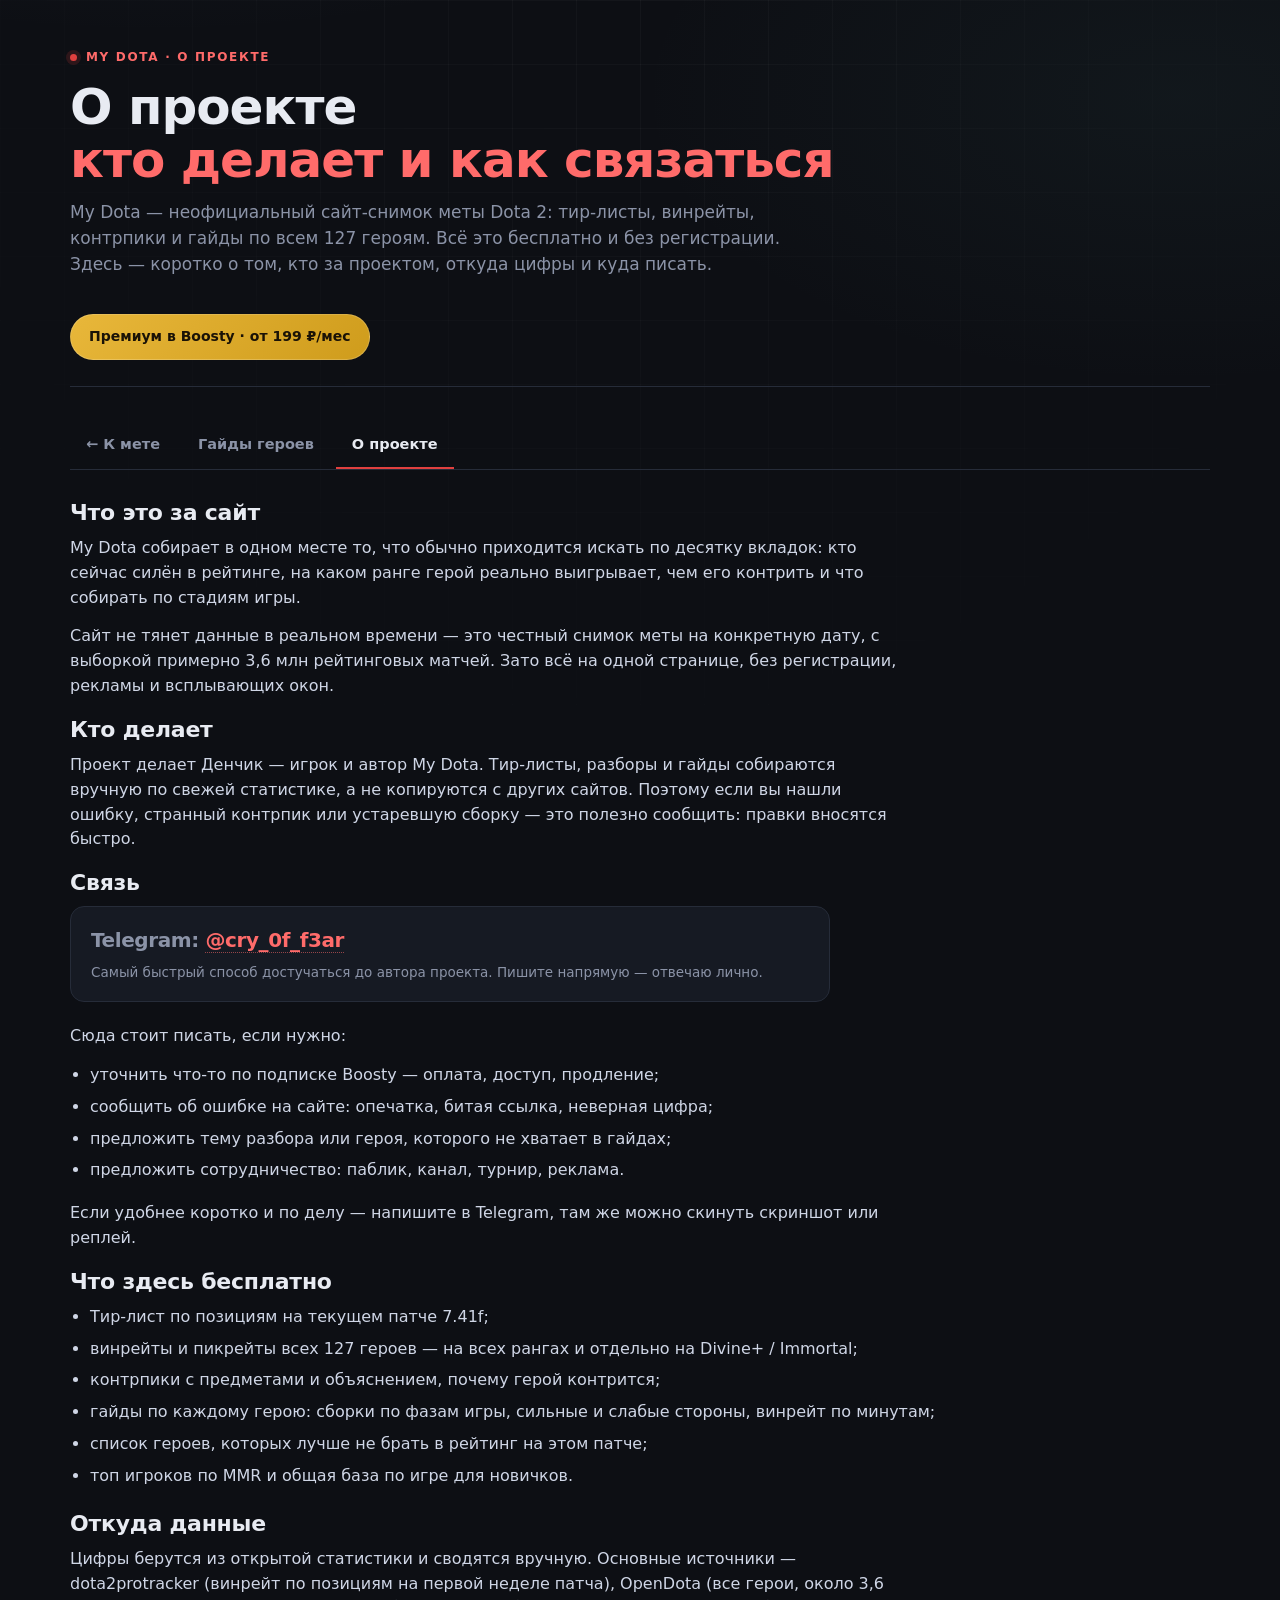
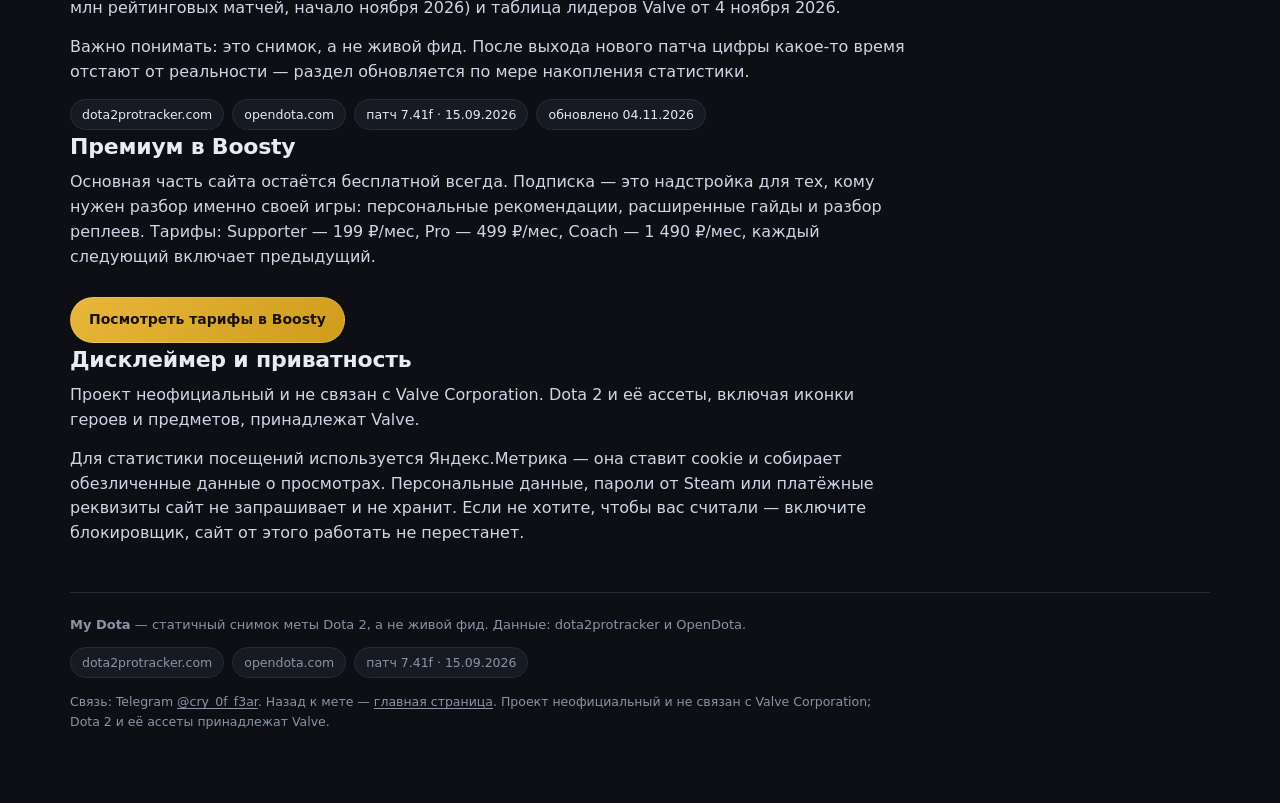
<file: about.html>
<!DOCTYPE html>
<html lang="ru">
<head>
<meta charset="utf-8">
<meta name="viewport" content="width=device-width, initial-scale=1">
<title>О проекте My Dota — кто делает и как связаться</title>
<link rel="icon" href="favicon.ico?v=3" sizes="any">
<link rel="icon" type="image/png" sizes="32x32" href="favicon-32.png?v=3">
<meta name="theme-color" content="#0d0f14">
<link rel="stylesheet" href="style.css">
<link rel="apple-touch-icon" href="apple-touch-icon.png?v=3">
<link rel="manifest" href="site.webmanifest">
<meta name="description" content="О проекте My Dota: кто делает сайт, что здесь бесплатно, откуда берутся данные о мете Dota 2 и как связаться с автором — Telegram @cry_0f_f3ar.">
<meta name="robots" content="index, follow, max-image-preview:large">
<meta name="yandex-verification" content="5eb9f555be0d7162">
<link rel="canonical" href="https://metadoty.github.io/about.html">
<meta property="og:type" content="website">
<meta property="og:site_name" content="My Dota">
<meta property="og:title" content="О проекте My Dota — кто делает и как связаться">
<meta property="og:description" content="Кто делает My Dota, что здесь бесплатно, откуда данные и как связаться: Telegram @cry_0f_f3ar.">
<meta property="og:url" content="https://metadoty.github.io/about.html">
<meta property="og:locale" content="ru_RU">
<meta name="twitter:card" content="summary_large_image">
<meta property="og:image" content="https://metadoty.github.io/og-image.png">
<meta property="og:image:width" content="1200">
<meta property="og:image:height" content="630">
<meta property="og:image:type" content="image/png">
<meta property="og:image:alt" content="My Dota — о проекте и связь с автором">
<meta name="twitter:image" content="https://metadoty.github.io/og-image.png">


</head>
<body>
<div class="bg-fx" aria-hidden="true">
  <video class="bg-video" autoplay muted loop playsinline preload="auto" disablepictureinpicture>
    <source src="bg.mp4" type="video/mp4">
  </video>
  <span class="grid-fx"></span>
</div>
<div class="wrap">

  <header>
    <div class="eyebrow"><span class="dot"></span> My Dota · о проекте</div>
    <h1>О проекте<br><span>кто делает и как связаться</span></h1>
    <p class="lede">My Dota — неофициальный сайт-снимок меты Dota 2: тир-листы, винрейты, контрпики и гайды по всем 127 героям. Всё это бесплатно и без регистрации. Здесь — коротко о том, кто за проектом, откуда цифры и куда писать.</p>
    <a class="prem-cta" href="https://boosty.to/mydota" target="_blank" rel="noopener">Премиум в Boosty · от 199 ₽/мес</a>
  </header>

  <nav class="tabs" aria-label="Навигация по сайту">
    <a class="tab tab-link" href="index.html">← К мете</a>
    <a class="tab tab-link" href="index.html">Гайды героев</a>
    <span class="tab is-on" aria-current="page">О проекте</span>
  </nav>

  <div class="panel-view">

    <h2>Что это за сайт</h2>
    <p>My Dota собирает в одном месте то, что обычно приходится искать по десятку вкладок: кто сейчас силён в рейтинге, на каком ранге герой реально выигрывает, чем его контрить и что собирать по стадиям игры.</p>
    <p>Сайт не тянет данные в реальном времени — это честный снимок меты на конкретную дату, с выборкой примерно 3,6 млн рейтинговых матчей. Зато всё на одной странице, без регистрации, рекламы и всплывающих окон.</p>

    <h2>Кто делает</h2>
    <p>Проект делает Денчик — игрок и автор My Dota. Тир-листы, разборы и гайды собираются вручную по свежей статистике, а не копируются с других сайтов. Поэтому если вы нашли ошибку, странный контрпик или устаревшую сборку — это полезно сообщить: правки вносятся быстро.</p>

    <h2>Связь</h2>
    <div class="about-card">
      <p class="big">Telegram: <a href="https://t.me/cry_0f_f3ar" target="_blank" rel="noopener">@cry_0f_f3ar</a></p>
      <p>Самый быстрый способ достучаться до автора проекта. Пишите напрямую — отвечаю лично.</p>
    </div>
    <p>Сюда стоит писать, если нужно:</p>
    <ul>
      <li>уточнить что-то по подписке Boosty — оплата, доступ, продление;</li>
      <li>сообщить об ошибке на сайте: опечатка, битая ссылка, неверная цифра;</li>
      <li>предложить тему разбора или героя, которого не хватает в гайдах;</li>
      <li>предложить сотрудничество: паблик, канал, турнир, реклама.</li>
    </ul>
    <p>Если удобнее коротко и по делу — напишите в Telegram, там же можно скинуть скриншот или реплей.</p>

    <h2>Что здесь бесплатно</h2>
    <ul>
      <li>Тир-лист по позициям на текущем патче 7.41f;</li>
      <li>винрейты и пикрейты всех 127 героев — на всех рангах и отдельно на Divine+ / Immortal;</li>
      <li>контрпики с предметами и объяснением, почему герой контрится;</li>
      <li>гайды по каждому герою: сборки по фазам игры, сильные и слабые стороны, винрейт по минутам;</li>
      <li>список героев, которых лучше не брать в рейтинг на этом патче;</li>
      <li>топ игроков по MMR и общая база по игре для новичков.</li>
    </ul>

    <h2>Откуда данные</h2>
    <p>Цифры берутся из открытой статистики и сводятся вручную. Основные источники — dota2protracker (винрейт по позициям на первой неделе патча), OpenDota (все герои, около 3,6 млн рейтинговых матчей, начало ноября 2026) и таблица лидеров Valve от 4 ноября 2026.</p>
    <p>Важно понимать: это снимок, а не живой фид. После выхода нового патча цифры какое-то время отстают от реальности — раздел обновляется по мере накопления статистики.</p>
    <div class="srcs">
      <span>dota2protracker.com</span>
      <span>opendota.com</span>
      <span>патч 7.41f · 15.09.2026</span>
      <span>обновлено 04.11.2026</span>
    </div>

    <h2>Премиум в Boosty</h2>
    <p>Основная часть сайта остаётся бесплатной всегда. Подписка — это надстройка для тех, кому нужен разбор именно своей игры: персональные рекомендации, расширенные гайды и разбор реплеев. Тарифы: Supporter — 199 ₽/мес, Pro — 499 ₽/мес, Coach — 1 490 ₽/мес, каждый следующий включает предыдущий.</p>
    <a class="prem-cta" href="https://boosty.to/mydota" target="_blank" rel="noopener">Посмотреть тарифы в Boosty</a>

    <h2>Дисклеймер и приватность</h2>
    <p>Проект неофициальный и не связан с Valve Corporation. Dota 2 и её ассеты, включая иконки героев и предметов, принадлежат Valve.</p>
    <p>Для статистики посещений используется Яндекс.Метрика — она ставит cookie и собирает обезличенные данные о просмотрах. Персональные данные, пароли от Steam или платёжные реквизиты сайт не запрашивает и не хранит. Если не хотите, чтобы вас считали — включите блокировщик, сайт от этого работать не перестанет.</p>

  </div>

  <footer>
    <div><b>My Dota</b> — статичный снимок меты Dota 2, а не живой фид. Данные: dota2protracker и OpenDota.</div>
    <div class="srcs">
      <span>dota2protracker.com</span>
      <span>opendota.com</span>
      <span>патч 7.41f · 15.09.2026</span>
    </div>
    <div class="foot-note">Связь: Telegram <a href="https://t.me/cry_0f_f3ar" target="_blank" rel="noopener">@cry_0f_f3ar</a>. Назад к мете — <a href="index.html">главная страница</a>. Проект неофициальный и не связан с Valve Corporation; Dota 2 и её ассеты принадлежат Valve.</div>
  </footer>
</div>
</body>
</html>
</file>
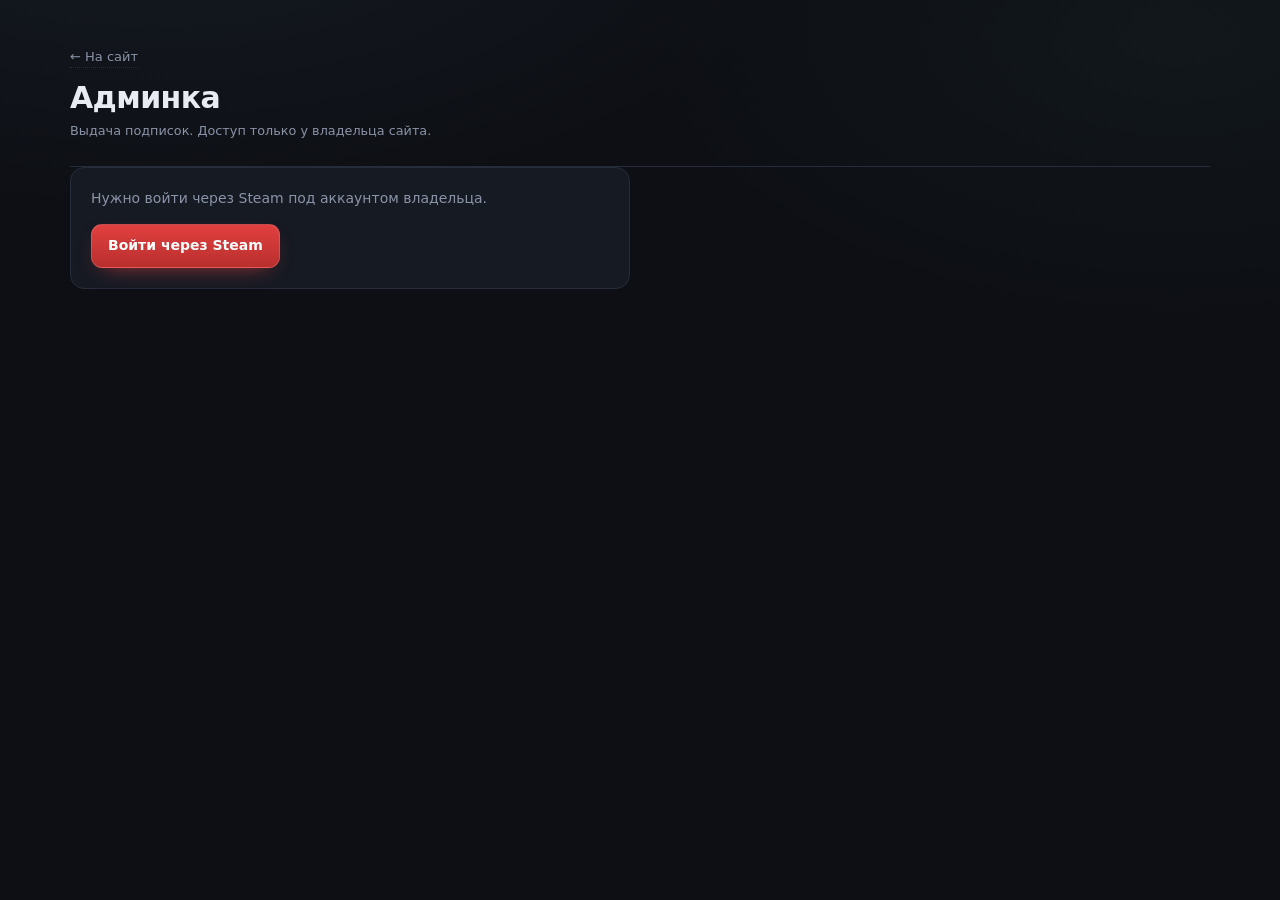
<file: admin.html>
<!DOCTYPE html>
<html lang="ru" data-api="https://mydota-api.neobazanastimircik.workers.dev">
<head>
<meta charset="utf-8">
<meta name="viewport" content="width=device-width, initial-scale=1">
<title>Админка — My Dota</title>
<meta name="robots" content="noindex, nofollow">
<link rel="stylesheet" href="style.css">
</head>
<body>
<div class="wrap">
  <header>
    <a class="adm-back" href="index.html">← На сайт</a>
    <h1 class="adm-h1">Админка</h1>
    <p class="note">Выдача подписок. Доступ только у владельца сайта.</p>
  </header>

  <section class="adm-login" id="adm-login" hidden>
    <p>Нужно войти через Steam под аккаунтом владельца.</p>
    <a class="acct-btn" id="adm-login-link" href="#">Войти через Steam</a>
  </section>

  <section class="adm-denied" id="adm-denied" hidden>
    <p>Этот аккаунт не имеет доступа к админке.</p>
  </section>

  <section class="adm-panel" id="adm-panel" hidden>
    <div class="adm-card">
      <h2>Выдать подписку</h2>
      <form class="adm-form" id="adm-form" novalidate>
        <label class="adm-field">
          <span>Steam ID</span>
          <input id="adm-steamid" type="text" inputmode="numeric" placeholder="76561198000000000" autocomplete="off" required>
        </label>
        <label class="adm-field">
          <span>Уровень</span>
          <select id="adm-tier">
            <option value="creator">Creator</option>
            <option value="coach">Coach</option>
            <option value="pro">Pro</option>
            <option value="supporter">Supporter</option>
            <option value="free">Снять подписку</option>
          </select>
        </label>
        <button class="acct-btn" type="submit" id="adm-submit">Сохранить</button>
      </form>
      <p class="me-status" id="adm-status" role="status" aria-live="polite"></p>
      <p class="note">Ссылку на профиль тоже можно вставить — ID найдётся сам. Нужен доступ к API Steam.</p>
    </div>

    <div class="adm-card">
      <h2>Выданные подписки</h2>
      <div id="adm-list" class="adm-list"><p class="note">Загрузка…</p></div>
    </div>

    <div class="adm-card">
      <h2>Заявки на разбор</h2>
      <p class="note">Пришли из кабинета подписки. Ответ и статус сразу увидит игрок в своём кабинете.</p>
      <div id="adm-tickets" class="adm-list"><p class="note">Загрузка…</p></div>
    </div>
  </section>
</div>
<script src="admin.js"></script>
</body>
</html>
</file>
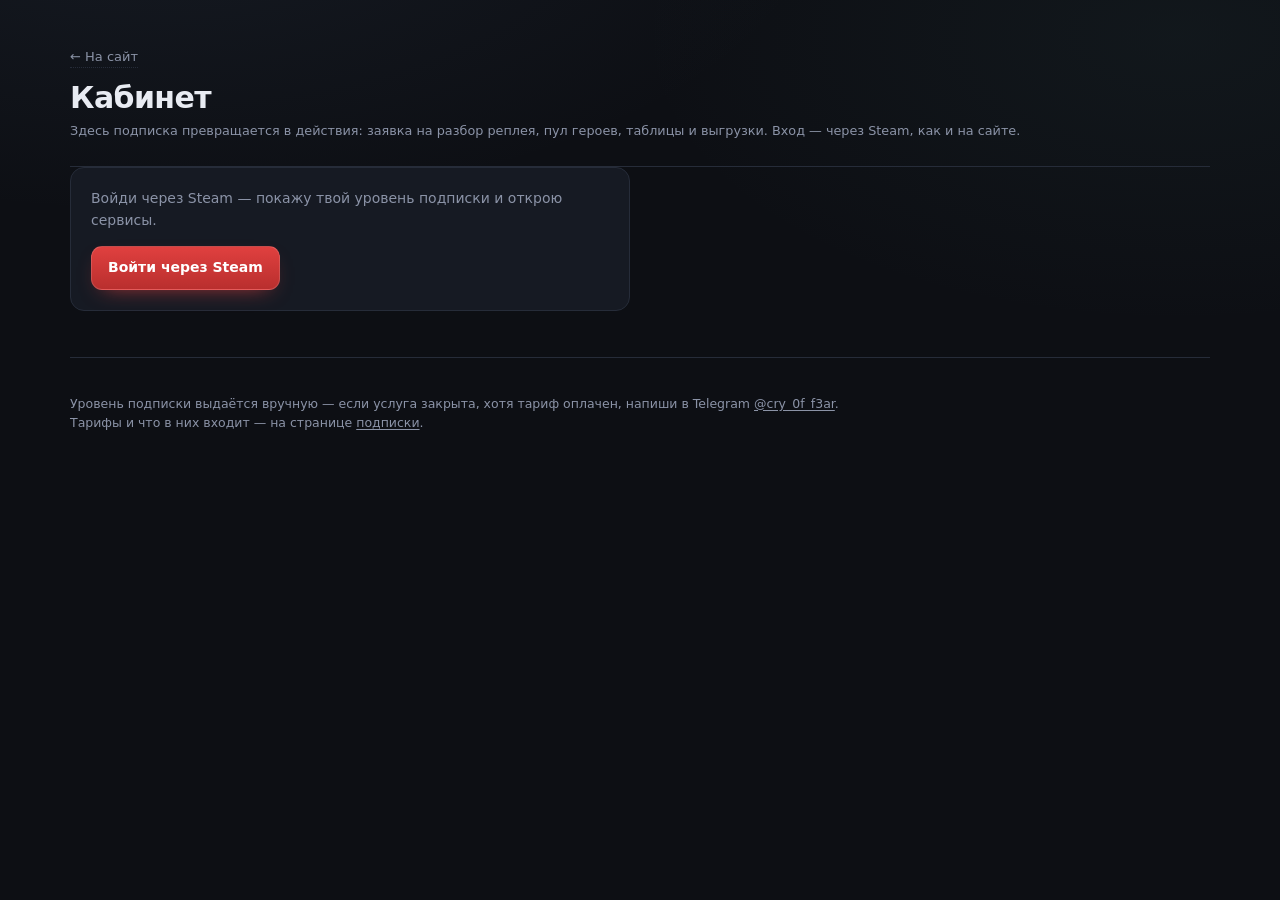
<file: cabinet.html>
<!DOCTYPE html>
<html lang="ru" data-api="https://mydota-api.neobazanastimircik.workers.dev">
<head>
<meta charset="utf-8">
<meta name="viewport" content="width=device-width, initial-scale=1">
<title>Кабинет подписки — My Dota</title>
<meta name="robots" content="noindex, follow">
<link rel="icon" href="favicon.ico?v=3" sizes="any">
<link rel="icon" type="image/png" sizes="32x32" href="favicon-32.png?v=3">
<meta name="theme-color" content="#0d0f14">
<link rel="stylesheet" href="style.css">
<link rel="apple-touch-icon" href="apple-touch-icon.png?v=3">
</head>
<body>
<div class="wrap">
  <header>
    <a class="adm-back" href="index.html">← На сайт</a>
    <h1 class="adm-h1">Кабинет</h1>
    <p class="note">Здесь подписка превращается в действия: заявка на разбор реплея, пул героев, таблицы и выгрузки. Вход — через Steam, как и на сайте.</p>
  </header>

  <section class="adm-login" id="cab-login" hidden>
    <p>Войди через Steam — покажу твой уровень подписки и открою сервисы.</p>
    <a class="acct-btn" id="cab-login-link" href="#">Войти через Steam</a>
  </section>

  <div id="cab-body" hidden>

    <div class="adm-card">
      <div class="cab-who">
        <img class="acct-ava" id="cab-ava" alt="" width="52" height="52" hidden>
        <div>
          <div class="acct-name" id="cab-name">—</div>
          <div class="acct-sub" id="cab-sub"></div>
          <div class="acct-plan" id="cab-plan"></div>
        </div>
      </div>
      <p class="note" id="cab-hint"></p>
    </div>

    <div class="adm-card">
      <h2>Сервисы подписки</h2>
      <div class="cab-grid" id="cab-services"></div>
    </div>

    <div class="adm-card" id="cab-form-card" hidden>
      <h2>Разбор реплея</h2>
      <p class="note">Одна заявка = один матч. Приложи ID матча (или ссылку на матч) и опиши, что непонятно: драфт, лейнинг, файты, айтемы. Разберу и пришлю ответ сюда же. Лимит — раз в месяц по тарифу Coach.</p>
      <form class="adm-form cab-form" id="cab-form" novalidate>
        <label class="adm-field">
          <span>ID матча или ссылка</span>
          <input id="cab-match" type="text" inputmode="text" autocomplete="off" placeholder="8765432109 или ссылка на матч">
        </label>
        <label class="adm-field">
          <span>Моя позиция</span>
          <select id="cab-pos">
            <option value="1">Позиция 1 — керри</option>
            <option value="2">Позиция 2 — мид</option>
            <option value="3">Позиция 3 — оффлейн</option>
            <option value="4">Позиция 4 — роумер</option>
            <option value="5">Позиция 5 — саппорт</option>
          </select>
        </label>
        <label class="adm-field cab-wide">
          <span>Что разобрать</span>
          <textarea id="cab-note" rows="3" maxlength="400" placeholder="Проиграл лейн, не понял, когда идти на руну и как играть в файты"></textarea>
        </label>
        <button class="acct-btn" type="submit" id="cab-send">Отправить заявку</button>
      </form>
      <p class="me-status" id="cab-status" role="status" aria-live="polite"></p>
    </div>

    <div class="adm-card">
      <h2>Мои заявки</h2>
      <div class="adm-list" id="cab-list"><p class="note">Загрузка…</p></div>
    </div>

  </div>

  <footer>
    <div class="foot-note">Уровень подписки выдаётся вручную — если услуга закрыта, хотя тариф оплачен, напиши в Telegram <a href="https://t.me/cry_0f_f3ar" target="_blank" rel="noopener noreferrer">@cry_0f_f3ar</a>. Тарифы и что в них входит — на странице <a href="plans.html">подписки</a>.</div>
  </footer>
</div>
<script src="cabinet.js"></script>
</body>
</html>
</file>
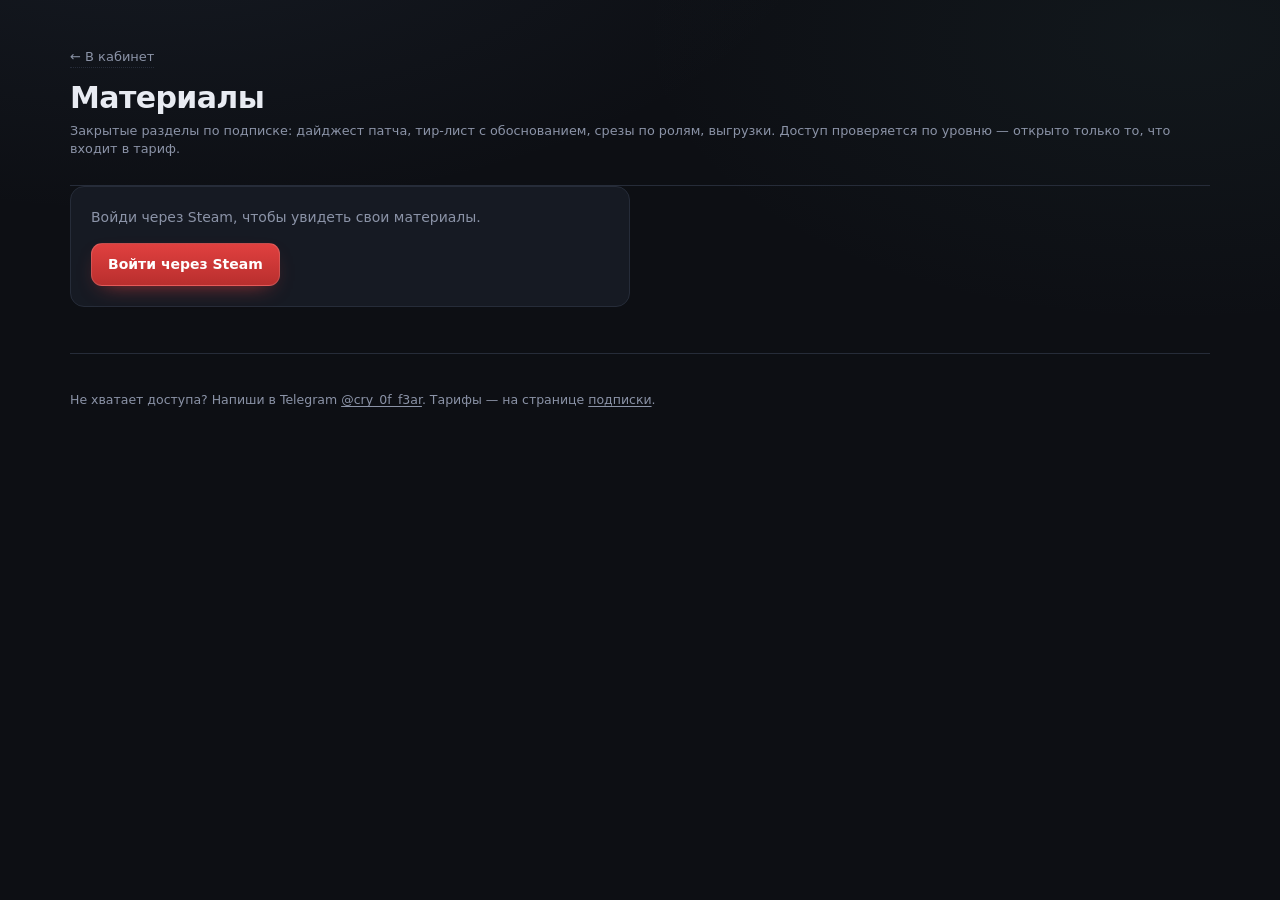
<file: materials.html>
<!DOCTYPE html>
<html lang="ru" data-api="https://mydota-api.neobazanastimircik.workers.dev">
<head>
<meta charset="utf-8">
<meta name="viewport" content="width=device-width, initial-scale=1">
<title>Материалы подписки — My Dota</title>
<meta name="robots" content="noindex, follow">
<link rel="icon" href="favicon.ico?v=3" sizes="any">
<link rel="icon" type="image/png" sizes="32x32" href="favicon-32.png?v=3">
<meta name="theme-color" content="#0d0f14">
<link rel="stylesheet" href="style.css">
</head>
<body>
<div class="wrap">
  <header>
    <a class="adm-back" href="cabinet.html">← В кабинет</a>
    <h1 class="adm-h1">Материалы</h1>
    <p class="note">Закрытые разделы по подписке: дайджест патча, тир-лист с обоснованием, срезы по ролям, выгрузки. Доступ проверяется по уровню — открыто только то, что входит в тариф.</p>
  </header>

  <section class="adm-login" id="mat-login" hidden>
    <p>Войди через Steam, чтобы увидеть свои материалы.</p>
    <a class="acct-btn" id="mat-login-link" href="#">Войти через Steam</a>
  </section>

  <div id="mat-body" hidden>
    <div class="adm-card">
      <div class="cab-who">
        <div>
          <div class="acct-name" id="mat-name">—</div>
          <div class="acct-plan" id="mat-plan"></div>
        </div>
      </div>
      <div class="tabs mat-tabs" id="mat-tabs" role="tablist"></div>
    </div>

    <div id="mat-out"></div>
  </div>

  <footer>
    <div class="foot-note">Не хватает доступа? Напиши в Telegram <a href="https://t.me/cry_0f_f3ar" target="_blank" rel="noopener noreferrer">@cry_0f_f3ar</a>. Тарифы — на странице <a href="plans.html">подписки</a>.</div>
  </footer>
</div>
<script src="meta-data.js"></script>
<script src="materials.js"></script>
</body>
</html>
</file>
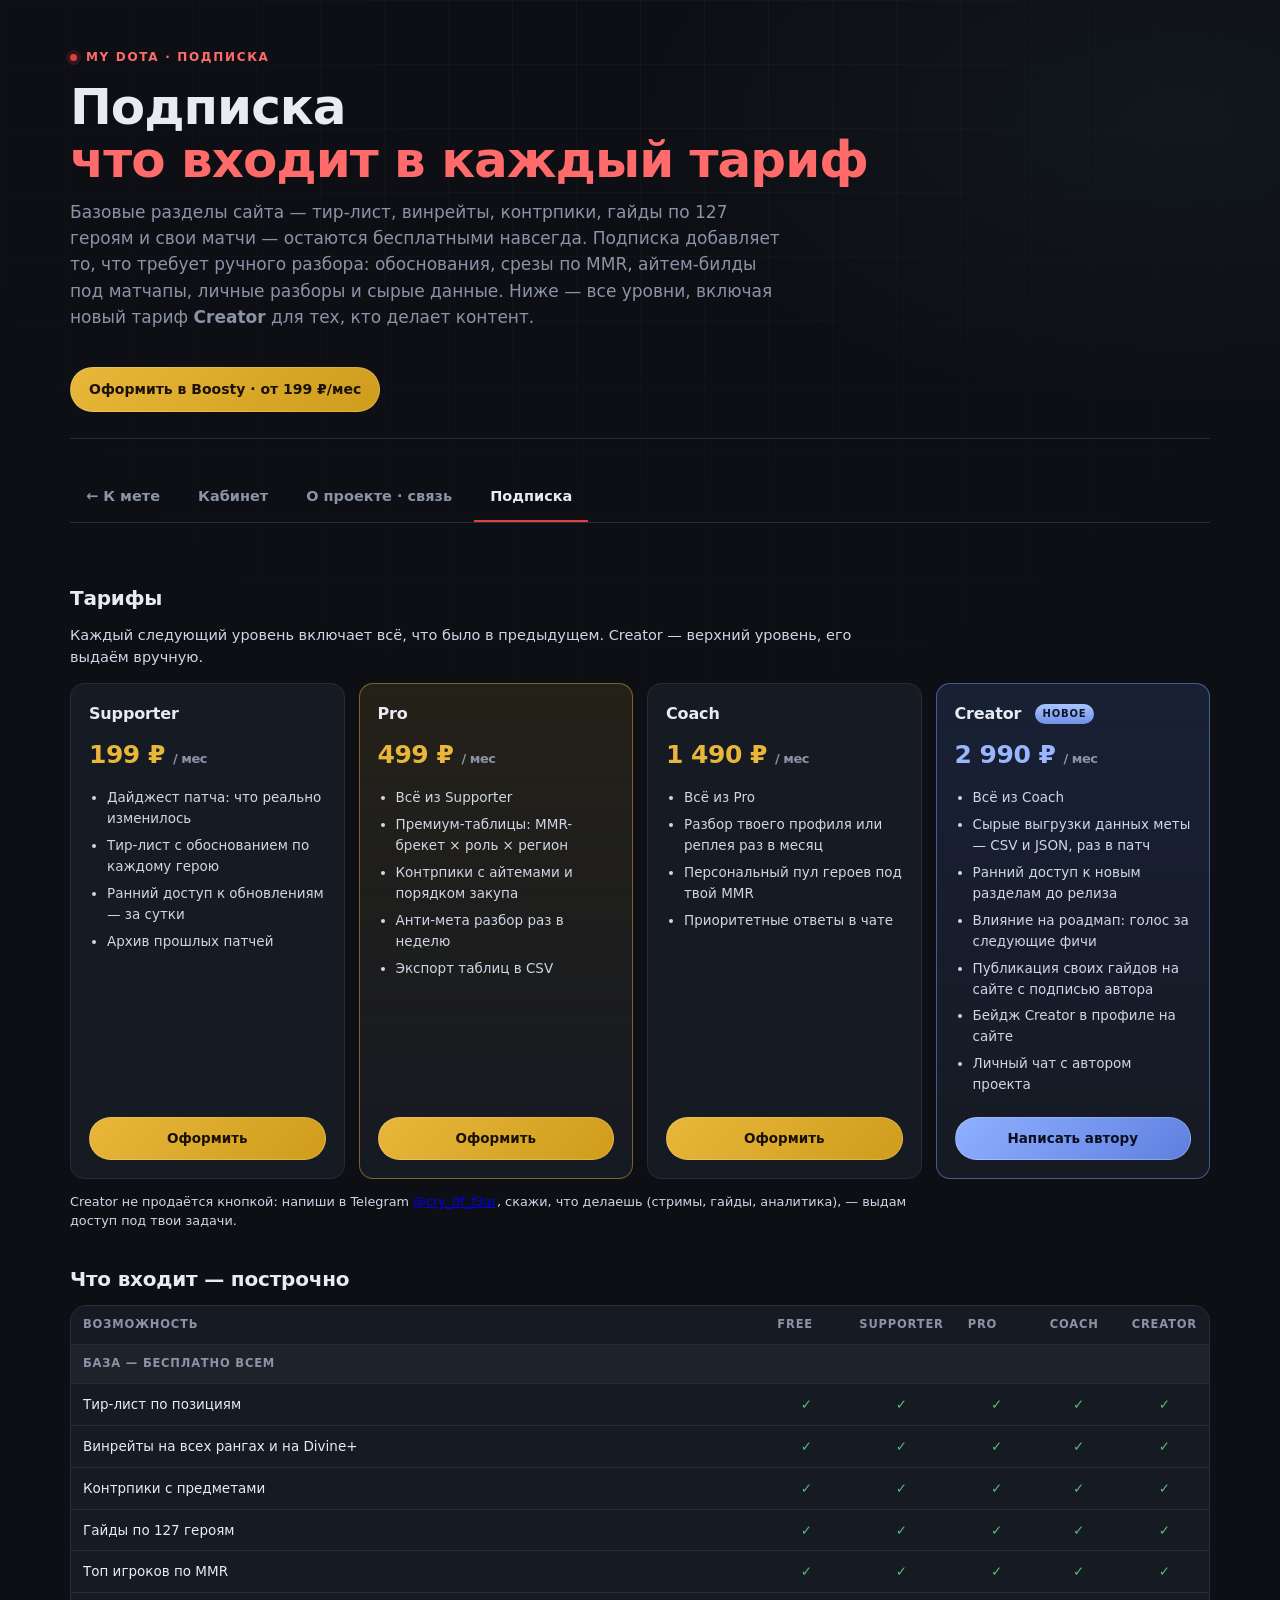
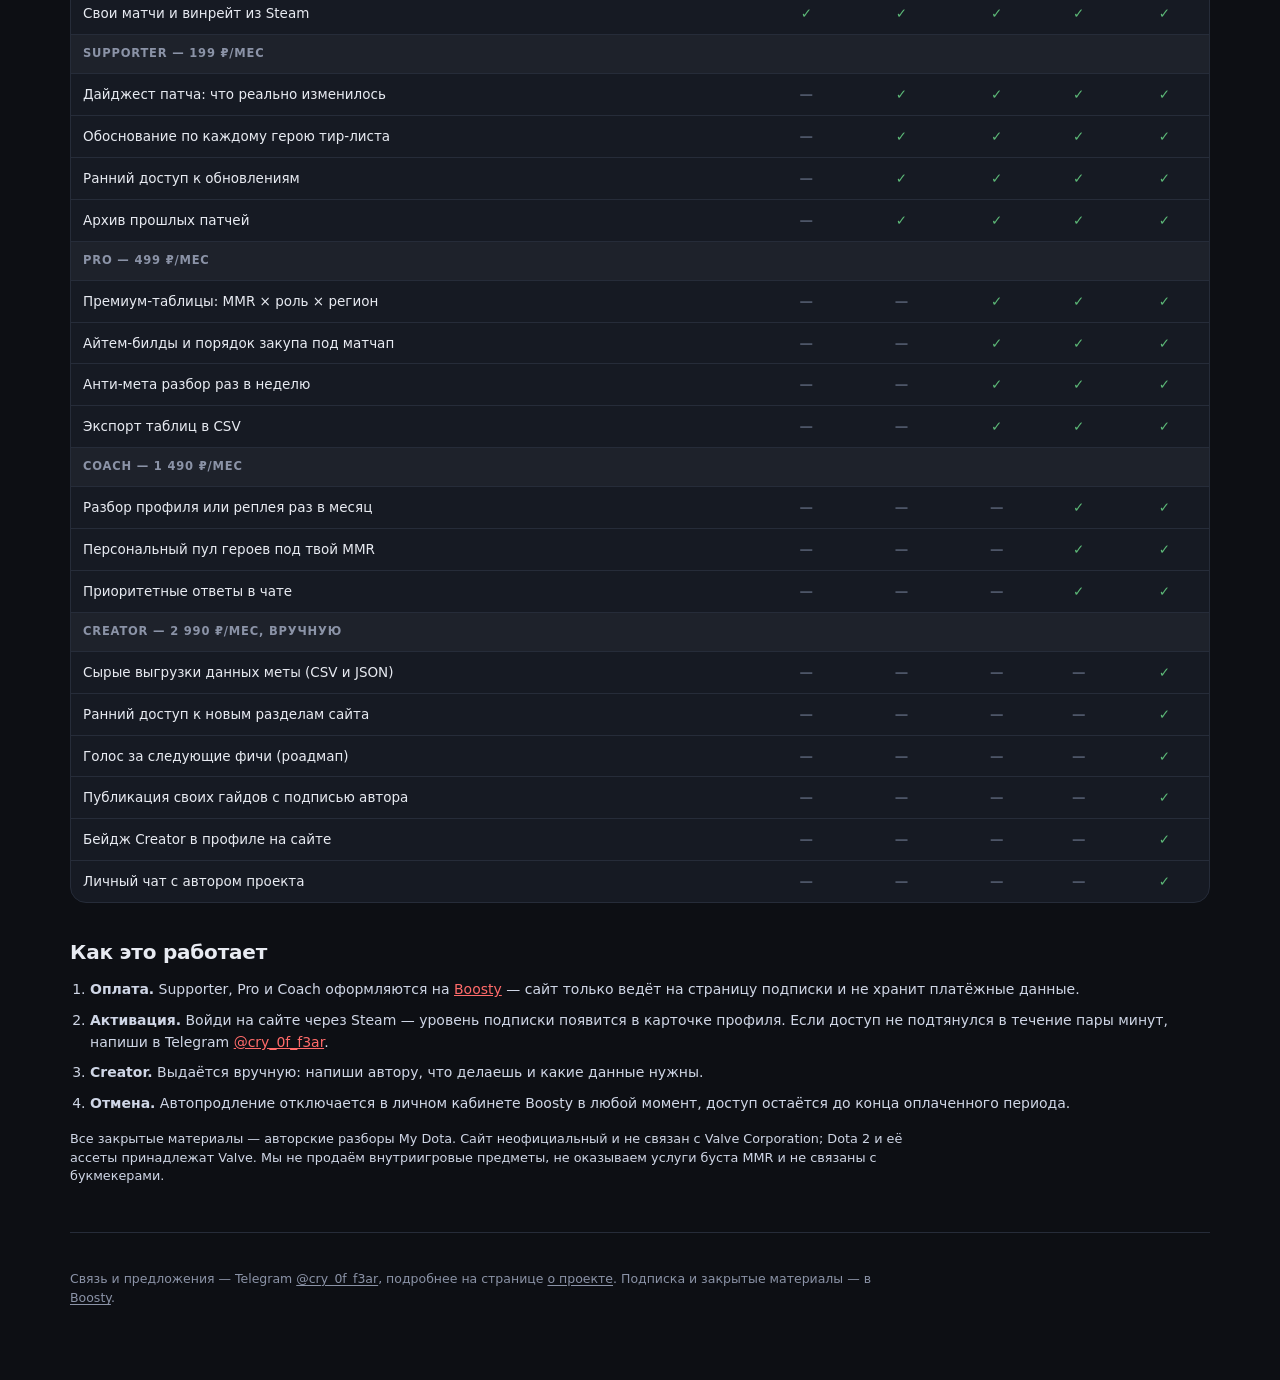
<file: plans.html>
<!DOCTYPE html>
<html lang="ru">
<head>
<meta charset="utf-8">
<meta name="viewport" content="width=device-width, initial-scale=1">
<title>Подписка My Dota — тарифы и что входит</title>
<link rel="icon" href="favicon.ico?v=3" sizes="any">
<link rel="icon" type="image/png" sizes="32x32" href="favicon-32.png?v=3">
<meta name="theme-color" content="#0d0f14">
<link rel="stylesheet" href="style.css">
<link rel="apple-touch-icon" href="apple-touch-icon.png?v=3">
<link rel="manifest" href="site.webmanifest">
<meta name="description" content="Тарифы My Dota: Supporter, Pro, Coach и Creator — что входит в каждый, сколько стоит и как оформить через Boosty.">
<meta name="robots" content="index, follow, max-image-preview:large">
<meta name="yandex-verification" content="5eb9f555be0d7162">
<link rel="canonical" href="https://metadoty.github.io/plans.html">
<meta property="og:type" content="website">
<meta property="og:site_name" content="My Dota">
<meta property="og:title" content="Подписка My Dota — тарифы и что входит">
<meta property="og:description" content="Supporter, Pro, Coach и Creator: что входит в каждый тариф My Dota и как оформить через Boosty.">
<meta property="og:url" content="https://metadoty.github.io/plans.html">
<meta property="og:locale" content="ru_RU">
<meta name="twitter:card" content="summary_large_image">
<meta property="og:image" content="https://metadoty.github.io/og-image.png">
<meta property="og:image:width" content="1200">
<meta property="og:image:height" content="630">
<meta property="og:image:type" content="image/png">
<meta property="og:image:alt" content="My Dota — тарифы подписки">
<meta name="twitter:image" content="https://metadoty.github.io/og-image.png">
</head>
<body>
<div class="bg-fx" aria-hidden="true">
  <video class="bg-video" autoplay muted loop playsinline preload="auto" disablepictureinpicture>
    <source src="bg.mp4" type="video/mp4">
  </video>
  <span class="grid-fx"></span>
</div>
<div class="wrap">

  <header>
    <div class="eyebrow"><span class="dot"></span> My Dota · подписка</div>
    <h1>Подписка<br><span>что входит в каждый тариф</span></h1>
    <p class="lede">Базовые разделы сайта — тир-лист, винрейты, контрпики, гайды по 127 героям и свои матчи — остаются бесплатными навсегда. Подписка добавляет то, что требует ручного разбора: обоснования, срезы по MMR, айтем-билды под матчапы, личные разборы и сырые данные. Ниже — все уровни, включая новый тариф <b>Creator</b> для тех, кто делает контент.</p>
    <a class="prem-cta" href="https://boosty.to/mydota" target="_blank" rel="noopener noreferrer">Оформить в Boosty · от 199 ₽/мес</a>
  </header>

  <nav class="tabs" aria-label="Навигация по сайту">
    <a class="tab tab-link" href="index.html">← К мете</a>
    <a class="tab tab-link" href="cabinet.html">Кабинет</a>
    <a class="tab tab-link" href="about.html">О проекте · связь</a>
    <span class="tab is-on" aria-current="page">Подписка</span>
  </nav>

  <div class="panel-view">

    <h2 class="pl-h2">Тарифы</h2>
    <p class="sec-lede">Каждый следующий уровень включает всё, что было в предыдущем. Creator — верхний уровень, его выдаём вручную.</p>

    <div class="plans">
      <div class="plan">
        <h3>Supporter</h3>
        <div class="price">199 ₽ <span>/ мес</span></div>
        <ul>
          <li>Дайджест патча: что реально изменилось</li>
          <li>Тир-лист с обоснованием по каждому герою</li>
          <li>Ранний доступ к обновлениям — за сутки</li>
          <li>Архив прошлых патчей</li>
        </ul>
        <a class="prem-cta" href="https://boosty.to/mydota" target="_blank" rel="noopener noreferrer">Оформить</a>
      </div>

      <div class="plan hot">
        <h3>Pro</h3>
        <div class="price">499 ₽ <span>/ мес</span></div>
        <ul>
          <li>Всё из Supporter</li>
          <li>Премиум-таблицы: MMR-брекет × роль × регион</li>
          <li>Контрпики с айтемами и порядком закупа</li>
          <li>Анти-мета разбор раз в неделю</li>
          <li>Экспорт таблиц в CSV</li>
        </ul>
        <a class="prem-cta" href="https://boosty.to/mydota" target="_blank" rel="noopener noreferrer">Оформить</a>
      </div>

      <div class="plan">
        <h3>Coach</h3>
        <div class="price">1 490 ₽ <span>/ мес</span></div>
        <ul>
          <li>Всё из Pro</li>
          <li>Разбор твоего профиля или реплея раз в месяц</li>
          <li>Персональный пул героев под твой MMR</li>
          <li>Приоритетные ответы в чате</li>
        </ul>
        <a class="prem-cta" href="https://boosty.to/mydota" target="_blank" rel="noopener noreferrer">Оформить</a>
      </div>

      <div class="plan creator">
        <h3>Creator <span class="plan-tag">новое</span></h3>
        <div class="price blue">2 990 ₽ <span>/ мес</span></div>
        <ul>
          <li>Всё из Coach</li>
          <li>Сырые выгрузки данных меты — CSV и JSON, раз в патч</li>
          <li>Ранний доступ к новым разделам до релиза</li>
          <li>Влияние на роадмап: голос за следующие фичи</li>
          <li>Публикация своих гайдов на сайте с подписью автора</li>
          <li>Бейдж Creator в профиле на сайте</li>
          <li>Личный чат с автором проекта</li>
        </ul>
        <a class="prem-cta blue" href="https://t.me/cry_0f_f3ar" target="_blank" rel="noopener noreferrer">Написать автору</a>
      </div>
    </div>

    <p class="note">Creator не продаётся кнопкой: напиши в Telegram <a href="https://t.me/cry_0f_f3ar" target="_blank" rel="noopener noreferrer">@cry_0f_f3ar</a>, скажи, что делаешь (стримы, гайды, аналитика), — выдам доступ под твои задачи.</p>

    <h2 class="pl-h2">Что входит — построчно</h2>
    <div class="cmp-scroll">
      <table class="cmp">
        <thead>
          <tr>
            <th scope="col">Возможность</th>
            <th scope="col" class="c">Free</th>
            <th scope="col" class="c">Supporter</th>
            <th scope="col" class="c">Pro</th>
            <th scope="col" class="c">Coach</th>
            <th scope="col" class="c">Creator</th>
          </tr>
        </thead>
        <tbody>
          <tr class="grp"><td colspan="6">База — бесплатно всем</td></tr>
          <tr><td>Тир-лист по позициям</td><td class="c yes">✓</td><td class="c yes">✓</td><td class="c yes">✓</td><td class="c yes">✓</td><td class="c yes">✓</td></tr>
          <tr><td>Винрейты на всех рангах и на Divine+</td><td class="c yes">✓</td><td class="c yes">✓</td><td class="c yes">✓</td><td class="c yes">✓</td><td class="c yes">✓</td></tr>
          <tr><td>Контрпики с предметами</td><td class="c yes">✓</td><td class="c yes">✓</td><td class="c yes">✓</td><td class="c yes">✓</td><td class="c yes">✓</td></tr>
          <tr><td>Гайды по 127 героям</td><td class="c yes">✓</td><td class="c yes">✓</td><td class="c yes">✓</td><td class="c yes">✓</td><td class="c yes">✓</td></tr>
          <tr><td>Топ игроков по MMR</td><td class="c yes">✓</td><td class="c yes">✓</td><td class="c yes">✓</td><td class="c yes">✓</td><td class="c yes">✓</td></tr>
          <tr><td>Свои матчи и винрейт из Steam</td><td class="c yes">✓</td><td class="c yes">✓</td><td class="c yes">✓</td><td class="c yes">✓</td><td class="c yes">✓</td></tr>

          <tr class="grp"><td colspan="6">Supporter — 199 ₽/мес</td></tr>
          <tr><td>Дайджест патча: что реально изменилось</td><td class="c no">—</td><td class="c yes">✓</td><td class="c yes">✓</td><td class="c yes">✓</td><td class="c yes">✓</td></tr>
          <tr><td>Обоснование по каждому герою тир-листа</td><td class="c no">—</td><td class="c yes">✓</td><td class="c yes">✓</td><td class="c yes">✓</td><td class="c yes">✓</td></tr>
          <tr><td>Ранний доступ к обновлениям</td><td class="c no">—</td><td class="c yes">✓</td><td class="c yes">✓</td><td class="c yes">✓</td><td class="c yes">✓</td></tr>
          <tr><td>Архив прошлых патчей</td><td class="c no">—</td><td class="c yes">✓</td><td class="c yes">✓</td><td class="c yes">✓</td><td class="c yes">✓</td></tr>

          <tr class="grp"><td colspan="6">Pro — 499 ₽/мес</td></tr>
          <tr><td>Премиум-таблицы: MMR × роль × регион</td><td class="c no">—</td><td class="c no">—</td><td class="c yes">✓</td><td class="c yes">✓</td><td class="c yes">✓</td></tr>
          <tr><td>Айтем-билды и порядок закупа под матчап</td><td class="c no">—</td><td class="c no">—</td><td class="c yes">✓</td><td class="c yes">✓</td><td class="c yes">✓</td></tr>
          <tr><td>Анти-мета разбор раз в неделю</td><td class="c no">—</td><td class="c no">—</td><td class="c yes">✓</td><td class="c yes">✓</td><td class="c yes">✓</td></tr>
          <tr><td>Экспорт таблиц в CSV</td><td class="c no">—</td><td class="c no">—</td><td class="c yes">✓</td><td class="c yes">✓</td><td class="c yes">✓</td></tr>

          <tr class="grp"><td colspan="6">Coach — 1 490 ₽/мес</td></tr>
          <tr><td>Разбор профиля или реплея раз в месяц</td><td class="c no">—</td><td class="c no">—</td><td class="c no">—</td><td class="c yes">✓</td><td class="c yes">✓</td></tr>
          <tr><td>Персональный пул героев под твой MMR</td><td class="c no">—</td><td class="c no">—</td><td class="c no">—</td><td class="c yes">✓</td><td class="c yes">✓</td></tr>
          <tr><td>Приоритетные ответы в чате</td><td class="c no">—</td><td class="c no">—</td><td class="c no">—</td><td class="c yes">✓</td><td class="c yes">✓</td></tr>

          <tr class="grp"><td colspan="6">Creator — 2 990 ₽/мес, вручную</td></tr>
          <tr><td>Сырые выгрузки данных меты (CSV и JSON)</td><td class="c no">—</td><td class="c no">—</td><td class="c no">—</td><td class="c no">—</td><td class="c yes">✓</td></tr>
          <tr><td>Ранний доступ к новым разделам сайта</td><td class="c no">—</td><td class="c no">—</td><td class="c no">—</td><td class="c no">—</td><td class="c yes">✓</td></tr>
          <tr><td>Голос за следующие фичи (роадмап)</td><td class="c no">—</td><td class="c no">—</td><td class="c no">—</td><td class="c no">—</td><td class="c yes">✓</td></tr>
          <tr><td>Публикация своих гайдов с подписью автора</td><td class="c no">—</td><td class="c no">—</td><td class="c no">—</td><td class="c no">—</td><td class="c yes">✓</td></tr>
          <tr><td>Бейдж Creator в профиле на сайте</td><td class="c no">—</td><td class="c no">—</td><td class="c no">—</td><td class="c no">—</td><td class="c yes">✓</td></tr>
          <tr><td>Личный чат с автором проекта</td><td class="c no">—</td><td class="c no">—</td><td class="c no">—</td><td class="c no">—</td><td class="c yes">✓</td></tr>
        </tbody>
      </table>
    </div>

    <h2 class="pl-h2">Как это работает</h2>
    <ol class="pl-steps">
      <li><b>Оплата.</b> Supporter, Pro и Coach оформляются на <a href="https://boosty.to/mydota" target="_blank" rel="noopener noreferrer">Boosty</a> — сайт только ведёт на страницу подписки и не хранит платёжные данные.</li>
      <li><b>Активация.</b> Войди на сайте через Steam — уровень подписки появится в карточке профиля. Если доступ не подтянулся в течение пары минут, напиши в Telegram <a href="https://t.me/cry_0f_f3ar" target="_blank" rel="noopener noreferrer">@cry_0f_f3ar</a>.</li>
      <li><b>Creator.</b> Выдаётся вручную: напиши автору, что делаешь и какие данные нужны.</li>
      <li><b>Отмена.</b> Автопродление отключается в личном кабинете Boosty в любой момент, доступ остаётся до конца оплаченного периода.</li>
    </ol>

    <p class="note">Все закрытые материалы — авторские разборы My Dota. Сайт неофициальный и не связан с Valve Corporation; Dota 2 и её ассеты принадлежат Valve. Мы не продаём внутриигровые предметы, не оказываем услуги буста MMR и не связаны с букмекерами.</p>

  </div>

  <footer>
    <div class="foot-note">Связь и предложения — Telegram <a href="https://t.me/cry_0f_f3ar" target="_blank" rel="noopener noreferrer">@cry_0f_f3ar</a>, подробнее на странице <a href="about.html">о проекте</a>. Подписка и закрытые материалы — в <a href="https://boosty.to/mydota" target="_blank" rel="noopener noreferrer">Boosty</a>.</div>
  </footer>

</div>
<script>
(function(){
  var a = document.querySelectorAll('a[href*="boosty.to"]');
  for (var i = 0; i < a.length; i++) {
    a[i].addEventListener("click", function(){
      if (window.ym) window.ym(114074269, "reachGoal", "boosty_click", { place: "plans" });
    });
  }
})();
</script>
</body>
</html>
</file>
<file: style.css>
﻿  :root{
    --bg:#0d0f14;
    --bg-2:#12151c;
    --panel:#161a23;
    --panel-2:#1c212c;
    --line:#262c39;
    --text:#e8ebf2;
    --muted:#8b93a7;
    --red:#e0403f;
    --red-soft:#ff6b6a;
    --gold:#e8b73a;
    --green:#4ec98a;
    --blue:#5aa9e6;
    --radius:14px;
  }
  *{box-sizing:border-box}
  html,body{margin:0;padding:0}
  body{
    background:
      radial-gradient(1100px 520px at 12% -12%, rgba(96,126,165,.10), transparent 62%),
      radial-gradient(900px 480px at 92% 4%, rgba(78,134,132,.07), transparent 60%),
      var(--bg);
    color:var(--text);
    font:16px/1.55 "Segoe UI", Inter, system-ui, -apple-system, Roboto, Arial, sans-serif;
    -webkit-font-smoothing:antialiased;
    min-height:100vh;
  }
  .wrap{max-width:1180px;margin:0 auto;padding:0 20px 72px;position:relative;z-index:1}

  .bg-fx{position:fixed;inset:0;z-index:0;overflow:hidden;pointer-events:none}
  .bg-video{
    position:absolute;inset:0;width:100%;height:100%;
    object-fit:cover;opacity:.75;
  }
  .bg-video::-webkit-media-controls{display:none!important}
  .bg-fx i{
    position:absolute;display:block;border-radius:50%;filter:blur(58px);
    opacity:.4;animation:drift 26s ease-in-out infinite alternate;
  }
  .bg-fx i:nth-child(1){width:540px;height:540px;left:-140px;top:-120px;background:radial-gradient(circle,rgba(224,64,63,.6),transparent 68%);animation-duration:24s}
  .bg-fx i:nth-child(2){width:480px;height:480px;right:-130px;top:110px;background:radial-gradient(circle,rgba(90,169,230,.45),transparent 68%);animation-duration:32s;animation-delay:-7s}
  .bg-fx i:nth-child(3){width:400px;height:400px;left:32%;bottom:-160px;background:radial-gradient(circle,rgba(232,183,58,.34),transparent 68%);animation-duration:39s;animation-delay:-14s}
  .bg-fx .grid-fx{
    position:absolute;inset:0;
    background-image:linear-gradient(rgba(255,255,255,.03) 1px,transparent 1px),linear-gradient(90deg,rgba(255,255,255,.03) 1px,transparent 1px);
    background-size:64px 64px;
    -webkit-mask-image:radial-gradient(circle at 50% 0%,#000,transparent 78%);
    mask-image:radial-gradient(circle at 50% 0%,#000,transparent 78%);
  }
  @keyframes drift{
    from{transform:translate3d(0,0,0) scale(1)}
    to{transform:translate3d(46px,-34px,0) scale(1.14)}
  }
  @media (prefers-reduced-motion:reduce){
    .bg-fx i{animation:none}
    .bg-video{display:none}
  }
  @media (max-width:680px){
    .bg-fx i{filter:blur(42px);opacity:.32}
  }

  header{padding:44px 0 26px;border-bottom:1px solid var(--line);position:relative}
  .eyebrow{
    display:inline-flex;align-items:center;gap:9px;
    font-size:12px;letter-spacing:.14em;text-transform:uppercase;
    color:var(--red-soft);font-weight:700;margin-bottom:14px;
  }
  .dot{width:7px;height:7px;border-radius:50%;background:var(--red);box-shadow:0 0 0 4px rgba(224,64,63,.16)}
  h1{
    margin:0 0 12px;font-size:clamp(30px,4.6vw,50px);line-height:1.06;
    letter-spacing:-.02em;font-weight:800;
  }
  h1 span{color:var(--red-soft)}
  .lede{max-width:720px;color:var(--muted);margin:0 0 22px;font-size:17px}
  .credit{
    display:inline-flex;align-items:center;gap:8px;margin:0 0 20px;
    font-size:13.5px;font-weight:600;color:var(--text);
    background:linear-gradient(135deg,rgba(232,183,58,.16),rgba(232,183,58,.03));
    border:1px solid rgba(232,183,58,.34);border-radius:999px;padding:7px 15px;
  }
  .credit b{color:var(--gold)}
  .credit::before{content:"";width:7px;height:7px;border-radius:50%;background:var(--gold);box-shadow:0 0 0 4px rgba(232,183,58,.14)}
  .meta-row{display:flex;flex-wrap:wrap;gap:10px}
  .chip{
    display:inline-flex;align-items:center;gap:8px;
    background:var(--panel);border:1px solid var(--line);
    padding:7px 13px;border-radius:999px;font-size:13px;color:var(--muted);
  }
  .chip b{color:var(--text);font-weight:600}

  .stats{display:grid;grid-template-columns:repeat(auto-fit,minmax(160px,1fr));gap:12px;margin:26px 0 8px}
  .stat{background:var(--panel);border:1px solid var(--line);border-radius:var(--radius);padding:16px 18px}
  .stat .k{font-size:12px;text-transform:uppercase;letter-spacing:.1em;color:var(--muted);margin-bottom:6px}
  .stat .v{font-size:24px;font-weight:750;letter-spacing:-.01em}
  .stat .s{font-size:12.5px;color:var(--muted);margin-top:4px}

  .tabs{display:flex;flex-wrap:wrap;gap:6px;margin:34px 0 0;border-bottom:1px solid var(--line);overflow:visible}
  .tab{
    appearance:none;background:none;border:none;border-bottom:2px solid transparent;
    color:var(--muted);font:inherit;font-size:14.5px;font-weight:600;cursor:pointer;
    padding:12px 16px;white-space:nowrap;
  }
  .tab:hover{color:var(--text)}
  .tab[aria-selected="true"]{color:var(--text);border-bottom-color:var(--red)}
  .tab:focus-visible{outline:2px solid var(--red-soft);outline-offset:-2px;border-radius:6px}
  .tab-link{text-decoration:none;display:inline-block}
  .tab-link:hover{border-bottom-color:rgba(224,64,63,.45)}

  .panel-view{padding-top:26px}
  .panel-view[hidden]{display:none}

  .controls{display:flex;flex-wrap:wrap;gap:10px;align-items:center;margin-bottom:12px}
  .search{
    flex:1 1 240px;min-width:200px;position:relative
  }
  .search input{
    width:100%;background:var(--panel);border:1px solid var(--line);color:var(--text);
    border-radius:10px;padding:11px 14px 11px 38px;font:inherit;font-size:14.5px;
  }
  .search input:focus{outline:none;border-color:var(--red);box-shadow:0 0 0 3px rgba(224,64,63,.14)}
  .search svg{position:absolute;left:12px;top:50%;transform:translateY(-50%);opacity:.5}
  select{
    background:var(--panel);border:1px solid var(--line);color:var(--text);
    border-radius:10px;padding:11px 12px;font:inherit;font-size:14.5px;cursor:pointer;
  }
  select:focus{outline:none;border-color:var(--red)}
  .filters{display:flex;flex-wrap:wrap;gap:7px;margin:0 0 22px}
  .f{
    appearance:none;background:var(--panel);border:1px solid var(--line);color:var(--muted);
    font:inherit;font-size:13px;font-weight:600;padding:7px 14px;border-radius:999px;cursor:pointer;
  }
  .f:hover{color:var(--text);border-color:#33405a}
  .f[aria-pressed="true"]{background:rgba(224,64,63,.16);border-color:rgba(224,64,63,.55);color:#ffb3b2}
  .f:focus-visible{outline:2px solid var(--red-soft);outline-offset:2px}

  .count-line{font-size:13px;color:var(--muted);margin:0 0 12px}

  .me{margin:30px 0 0;padding:20px;background:var(--panel);border:1px solid var(--line);border-radius:var(--radius)}
  .me h2{margin:0 0 7px;font-size:19px;letter-spacing:-.01em}
  .me .note{max-width:660px}
  .me-form{display:flex;flex-wrap:wrap;gap:10px;align-items:center;margin-top:14px}
  .me-form .search{flex:1 1 320px}
  .me-btn{
    appearance:none;background:var(--red);border:1px solid var(--red);color:#fff;
    font:inherit;font-size:14.5px;font-weight:650;padding:11px 18px;border-radius:10px;cursor:pointer;
  }
  .me-btn:hover{background:#ef5150;border-color:#ef5150}
  .me-btn:focus-visible{outline:2px solid var(--red-soft);outline-offset:2px}
  .me-btn[disabled]{opacity:.55;cursor:progress}
  .me-status{font-size:13px;color:var(--muted);margin:12px 0 0;min-height:18px}
  .me-status.err{color:#ff8a89}
  .me-card{display:flex;flex-wrap:wrap;gap:16px;align-items:center;margin-top:18px}
  .me-ava{width:64px;height:64px;border-radius:14px;border:1px solid var(--line);background:var(--panel-2);object-fit:cover}
  .me-who{flex:1 1 200px;min-width:170px}
  .me-name{font-size:19px;font-weight:750;letter-spacing:-.01em}
  .me-sub{font-size:13px;color:var(--muted);margin-top:3px}
  .me-nums{display:flex;flex-wrap:wrap;gap:10px;margin-top:16px}
  .me-num{background:var(--panel-2);border:1px solid var(--line);border-radius:11px;padding:10px 14px;min-width:112px}
  .me-num .k{font-size:11.5px;text-transform:uppercase;letter-spacing:.09em;color:var(--muted)}
  .me-num .v{font-size:18px;font-weight:750;margin-top:3px;letter-spacing:-.01em}
  .me-heroes{display:grid;grid-template-columns:repeat(auto-fill,minmax(196px,1fr));gap:9px;margin-top:16px}
  .me-hero{display:flex;align-items:center;gap:9px;background:var(--panel-2);border:1px solid var(--line);border-radius:11px;padding:9px 11px}
  .me-hero .hn{font-size:13.5px;font-weight:600;flex:1;min-width:0;overflow:hidden;text-overflow:ellipsis;white-space:nowrap}
  .me-hero .hv{font-size:13px;color:var(--green);font-weight:700}
  .me-hero .hg{font-size:11.5px;color:var(--muted)}
  .me-links{margin-top:15px;display:flex;flex-wrap:wrap;gap:14px;font-size:13px}
  .me-links a{color:var(--red-soft);text-decoration:none;border-bottom:1px dotted rgba(255,107,106,.5)}
  .me-links a:hover{border-bottom-style:solid}
  @media (max-width:520px){
    .me{padding:16px}
    .me-ava{width:52px;height:52px}
    .me-num{min-width:96px}
  }
  .grid{display:grid;grid-template-columns:repeat(auto-fill,minmax(276px,1fr));gap:14px}

  .hero{
    background:linear-gradient(180deg,var(--panel-2),var(--panel));
    border:1px solid var(--line);border-radius:var(--radius);padding:16px;
    display:flex;flex-direction:column;gap:12px;position:relative;overflow:hidden;
  }
  .hero:hover{border-color:#39445c}
  .hero-top{display:flex;gap:12px;align-items:center}
  .ava{
    width:46px;height:46px;flex:0 0 46px;border-radius:50%;
    display:grid;place-items:center;font-weight:800;font-size:16px;color:#0b0d12;
    letter-spacing:-.02em;
  }
  .h-name{font-weight:700;font-size:15.5px;line-height:1.25}
  .h-sub{font-size:12.5px;color:var(--muted);margin-top:2px}
  .tier{
    position:absolute;top:14px;right:14px;font-size:11px;font-weight:800;
    padding:3px 8px;border-radius:6px;letter-spacing:.06em;
  }
  .t-S{background:rgba(232,183,58,.16);color:var(--gold);border:1px solid rgba(232,183,58,.42)}
  .t-A{background:rgba(78,201,138,.14);color:var(--green);border:1px solid rgba(78,201,138,.38)}
  .t-B{background:rgba(90,169,230,.14);color:var(--blue);border:1px solid rgba(90,169,230,.38)}
  .t-C{background:rgba(139,147,167,.13);color:var(--muted);border:1px solid rgba(139,147,167,.34)}

  .wr-row{display:flex;justify-content:space-between;align-items:baseline;font-size:13px;color:var(--muted)}
  .wr-row b{font-size:20px;font-weight:750;color:var(--text);letter-spacing:-.01em}
  .bar{height:6px;border-radius:99px;background:#0a0c11;overflow:hidden}
  .bar i{display:block;height:100%;border-radius:99px;background:linear-gradient(90deg,var(--red),var(--red-soft))}
  .tags{display:flex;flex-wrap:wrap;gap:6px}
  .tag{font-size:11.5px;color:var(--muted);background:#0f131a;border:1px solid var(--line);padding:3px 8px;border-radius:6px}
  .delta{font-weight:700;font-size:12.5px}
  .up{color:var(--green)}
  .down{color:var(--red-soft)}
  .note{font-size:12.8px;color:var(--muted);margin:0;line-height:1.45}

  .list-simple{display:grid;grid-template-columns:repeat(auto-fill,minmax(300px,1fr));gap:10px}
  .row{
    display:flex;align-items:center;gap:12px;background:var(--panel);
    border:1px solid var(--line);border-radius:12px;padding:11px 14px;
  }
  .rank{font-size:13px;font-weight:800;color:var(--muted);width:26px;flex:0 0 26px;font-variant-numeric:tabular-nums}
  .row .who{flex:1;min-width:0}
  .row .who div:first-child{font-weight:650;font-size:14.5px}
  .row .who div:last-child{font-size:12px;color:var(--muted)}
  .row .num{font-weight:750;font-variant-numeric:tabular-nums}

  .empty{
    padding:40px 20px;text-align:center;color:var(--muted);
    background:var(--panel);border:1px dashed var(--line);border-radius:var(--radius);
  }

  h2{font-size:22px;margin:0 0 6px;letter-spacing:-.01em}
  .sec-lede{color:var(--muted);font-size:14.5px;margin:0 0 18px;max-width:760px}

  .callout{
    background:linear-gradient(135deg,rgba(224,64,63,.10),rgba(224,64,63,.02));
    border:1px solid rgba(224,64,63,.28);border-radius:var(--radius);
    padding:16px 18px;margin-bottom:22px;font-size:14px;color:#f0d7d7;
  }
  .callout b{color:#fff}

  footer{margin-top:46px;padding-top:22px;border-top:1px solid var(--line);color:var(--muted);font-size:13px}
  footer a{color:var(--muted);text-decoration:underline;text-underline-offset:2px}
  footer a:hover{color:var(--text)}
  .srcs{display:flex;flex-wrap:wrap;gap:8px;margin-top:12px}
  .srcs span{background:var(--panel);border:1px solid var(--line);padding:5px 11px;border-radius:999px;font-size:12.5px}

  .tl-row{
    display:flex;gap:16px;align-items:flex-start;background:var(--panel);
    border:1px solid var(--line);border-radius:var(--radius);padding:16px 18px;margin-bottom:12px;
  }
  .tl-badge{
    flex:0 0 44px;width:44px;height:44px;border-radius:12px;display:grid;place-items:center;
    font-size:19px;font-weight:800;
  }
  .b-S{background:rgba(232,183,58,.16);color:var(--gold);border:1px solid rgba(232,183,58,.42)}
  .b-A{background:rgba(78,201,138,.14);color:var(--green);border:1px solid rgba(78,201,138,.38)}
  .b-B{background:rgba(90,169,230,.14);color:var(--blue);border:1px solid rgba(90,169,230,.38)}
  .b-C{background:rgba(139,147,167,.13);color:var(--muted);border:1px solid rgba(139,147,167,.34)}
  .tl-body{flex:1;min-width:0}
  .tl-label{font-size:12px;text-transform:uppercase;letter-spacing:.1em;color:var(--muted);margin-bottom:9px}
  .tl-chips{display:flex;flex-wrap:wrap;gap:7px}
  .tl-chip{
    display:inline-flex;align-items:center;gap:8px;background:#0f131a;border:1px solid var(--line);
    border-radius:999px;padding:4px 11px 4px 4px;font-size:13px;
  }
  .tl-chip .ava{width:24px;height:24px;flex:0 0 24px;border-radius:50%;font-size:10px;font-weight:800}
  .tl-chip em{font-style:normal;color:var(--muted);font-size:12px}

  .ban-strip{display:flex;flex-wrap:wrap;gap:10px;margin:0 0 24px}
  .ban{
    display:flex;align-items:center;gap:10px;background:rgba(224,64,63,.08);
    border:1px solid rgba(224,64,63,.3);border-radius:11px;padding:9px 13px 9px 9px;
  }
  .ban .ava{width:32px;height:32px;flex:0 0 32px;border-radius:50%;font-size:12px}
  .ban .bn{font-size:13.5px;font-weight:650}
  .ban .br{font-size:11.5px;color:var(--muted)}

  .counter-grid{display:grid;grid-template-columns:repeat(auto-fill,minmax(330px,1fr));gap:14px}
  .counter{
    background:linear-gradient(180deg,var(--panel-2),var(--panel));
    border:1px solid var(--line);border-radius:var(--radius);padding:16px;
  }
  .counter-head{display:flex;gap:11px;align-items:center;margin-bottom:4px}
  .counter-head .ava{width:40px;height:40px;flex:0 0 40px;border-radius:50%;font-size:14px}
  .counter-head .cn{font-weight:700;font-size:15px}
  .counter-head .cw{font-size:12px;color:var(--muted);margin-top:1px}
  .counter-why{font-size:12.8px;color:var(--muted);margin:8px 0 12px;line-height:1.45}
  .cols{display:grid;grid-template-columns:1fr 1fr;gap:12px}
  .col h4{
    margin:0 0 7px;font-size:11px;text-transform:uppercase;letter-spacing:.09em;
    color:var(--muted);font-weight:700;
  }
  .pill{
    display:inline-block;font-size:12.3px;padding:3px 9px;border-radius:7px;
    background:#0f131a;border:1px solid var(--line);margin:0 4px 5px 0;color:#cfd5e3;
  }
  .pill-good{color:#a4e8c6;border-color:rgba(78,201,138,.34)}
  .pill-bad{color:#ffb4b3;border-color:rgba(224,64,63,.34)}
  .items-row{
    border-top:1px solid var(--line);margin-top:12px;padding-top:10px;
    font-size:12.5px;color:var(--muted);
  }
  .items-row b{color:var(--text);font-weight:600}

  .hs-grid{display:grid;grid-template-columns:repeat(auto-fill,minmax(246px,1fr));gap:10px}
  .hs-card{
    display:flex;gap:11px;align-items:center;background:var(--panel);
    border:1px solid var(--line);border-radius:12px;padding:11px 13px;
  }
  .hs-card:hover{border-color:#39445c}
  .hs-card .ava{width:38px;height:38px;flex:0 0 38px;border-radius:50%;font-size:13px}
  .hs-who{min-width:0;flex:1}
  .hs-name{font-weight:650;font-size:14px;white-space:nowrap;overflow:hidden;text-overflow:ellipsis}
  .hs-sub{font-size:11.5px;color:var(--muted);margin-top:2px}
  .hs-nums{text-align:right;flex:0 0 auto}
  .hs-wr{font-weight:750;font-size:15px;font-variant-numeric:tabular-nums}
  .hs-pick{font-size:11px;color:var(--muted);margin-top:1px}
  .attr-str{color:#ff9c8a}
  .attr-agi{color:#8fe39b}
  .attr-int{color:#8fc4ff}
  .attr-uni{color:#d9a8ff}

  @media (max-width:560px){
    header{padding:30px 0 20px}
    .grid{grid-template-columns:1fr}
    .stats{grid-template-columns:repeat(2,1fr)}
    .tier{top:12px;right:12px}
  }
  .lb-h{margin:26px 0 4px;font-size:16.5px;color:var(--text)}
  .lb-wrap{overflow-x:auto;border:1px solid var(--line);border-radius:12px;margin-bottom:22px;background:var(--panel)}
  .lb-table{width:100%;border-collapse:collapse;font-size:13.5px;min-width:420px}
  .lb-table th{text-align:left;font-weight:600;font-size:11px;text-transform:uppercase;letter-spacing:.05em;color:var(--muted);padding:10px 14px;border-bottom:1px solid var(--line);background:var(--panel-2)}
  .lb-table td{padding:9px 14px;border-bottom:1px solid rgba(38,44,57,.65)}
  .lb-table tr:last-child td{border-bottom:none}
  .lb-rank{width:56px;color:var(--muted);font-variant-numeric:tabular-nums}
  .lb-top{color:var(--gold);font-weight:700}
  .lb-name{font-weight:600}
  .lb-team{color:var(--muted)}
  .team-grid{display:grid;grid-template-columns:repeat(auto-fill,minmax(238px,1fr));gap:10px;margin-bottom:20px}
  .team-card{background:var(--panel);border:1px solid var(--line);border-radius:12px;padding:12px 14px}
  .team-name{font-weight:700;font-size:14px}
  .team-count{font-size:11.5px;color:var(--muted);margin:2px 0 9px}
  .team-players{display:flex;flex-wrap:wrap;gap:5px}
  .team-p{font-size:11.5px;background:var(--panel-2);border:1px solid var(--line);border-radius:999px;padding:2px 9px;color:#cfd6e6}
  .panel-view h3{margin:24px 0 6px;font-size:16.5px;letter-spacing:-.01em}
  .panel-view ul{margin:0 0 18px;padding-left:20px;color:#cfd6e6}
  .panel-view ul li{margin-bottom:7px}
  .panel-view p{margin:0 0 14px;color:#cfd6e6;max-width:840px}
  @media (max-width:560px){
    .lb-table{font-size:12.5px}
    .lb-table th,.lb-table td{padding:8px 10px}
  }

  .prem-cta{
    display:inline-flex;align-items:center;justify-content:center;gap:8px;
    margin-top:14px;padding:11px 18px;border-radius:999px;
    background:linear-gradient(135deg,#e8b73a,#cf9c1c);color:#1a1206;
    font-weight:750;font-size:14px;text-decoration:none;
    border:1px solid rgba(255,255,255,.18);
    transition:transform .15s ease,filter .15s ease;
  }
  .prem-cta:hover{transform:translateY(-1px);filter:brightness(1.06)}
  .prem-cta:focus-visible{outline:2px solid var(--gold);outline-offset:3px}

  .premium{
    margin:30px 0 0;padding:22px;border-radius:var(--radius);
    background:linear-gradient(180deg,rgba(232,183,58,.07),rgba(232,183,58,.01));
    border:1px solid rgba(232,183,58,.26);
  }
  .prem-badge{
    display:inline-block;margin-left:10px;vertical-align:middle;
    font-size:10.5px;letter-spacing:.09em;text-transform:uppercase;font-weight:750;
    color:#1a1206;background:var(--gold);border-radius:999px;padding:3px 9px;
  }
  .plans{display:grid;grid-template-columns:repeat(auto-fit,minmax(228px,1fr));gap:14px;margin:4px 0 14px}
  .plan{
    display:flex;flex-direction:column;background:var(--panel);
    border:1px solid var(--line);border-radius:var(--radius);padding:18px;
  }
  .plan.hot{
    border-color:rgba(232,183,58,.46);
    background:linear-gradient(180deg,rgba(232,183,58,.11),var(--panel));
  }
  .plan h3{margin:0;font-size:16px;letter-spacing:-.01em}
  .plan .price{
    margin:10px 0 12px;font-size:25px;font-weight:800;color:var(--gold);
    font-variant-numeric:tabular-nums;letter-spacing:-.02em;
  }
  .plan .price span{font-size:13px;font-weight:600;color:var(--muted)}
  .plan ul{margin:0 0 16px;padding-left:18px;color:#cfd6e6;font-size:13.5px;line-height:1.55}
  .plan ul li{margin-bottom:6px}
  .plan .prem-cta{margin-top:auto;width:100%;padding:10px 14px;font-size:13.5px}

  .pl-h2{margin:34px 0 10px;font-size:20px;letter-spacing:-.01em}
  .plan.creator{
    border-color:rgba(111,143,232,.55);
    background:linear-gradient(180deg,rgba(96,140,255,.14),var(--panel));
  }
  .plan .plan-tag{
    display:inline-block;margin-left:8px;vertical-align:middle;
    font-size:10px;letter-spacing:.08em;text-transform:uppercase;font-weight:750;
    color:#0f1524;background:linear-gradient(180deg,#a8c4ff,#6f8fe8);
    border-radius:999px;padding:2px 8px;
  }
  .plan .price.blue{color:#9ab6ff}
  .plan .prem-cta.blue{
    background:linear-gradient(135deg,#8fb0ff,#5f7fe0);color:#0b1020;
    border-color:rgba(255,255,255,.22);
  }
  .pl-steps{margin:0 0 16px;padding-left:20px;color:#cfd6e6;font-size:14px;line-height:1.6}
  .pl-steps li{margin-bottom:8px}
  .pl-steps a{color:var(--red-soft)}
  .cmp-scroll{
    overflow-x:auto;border:1px solid var(--line);border-radius:16px;
    background:var(--panel);margin:0 0 8px;
  }
  .cmp{width:100%;border-collapse:collapse;font-size:13.5px;min-width:720px}
  .cmp th,.cmp td{padding:10px 12px;border-bottom:1px solid var(--line);text-align:left;vertical-align:top}
  .cmp thead th{
    font-size:11.5px;text-transform:uppercase;letter-spacing:.07em;
    color:var(--muted);font-weight:750;white-space:nowrap;
  }
  .cmp tbody tr:last-child td{border-bottom:0}
  .cmp td.c{text-align:center;width:82px;font-weight:750}
  .cmp .yes{color:#5cb877}
  .cmp .no{color:#4d5567}
  .cmp .grp td{
    background:rgba(255,255,255,.035);font-weight:750;font-size:11.5px;
    letter-spacing:.07em;text-transform:uppercase;color:var(--muted);
  }
  .cmp tbody tr:not(.grp):hover{background:rgba(255,255,255,.02)}
  @media (max-width:520px){
    .cmp{font-size:12.5px}
    .cmp th,.cmp td{padding:9px 10px}
    .cmp td.c{width:62px}
  }

  .foot-note{margin-top:14px;font-size:12.5px;line-height:1.55;color:var(--muted);max-width:820px}

  .hs-card[data-guide]{cursor:pointer}
  .hs-card[data-guide]:hover{border-color:var(--red)}
  .gd-head{display:flex;gap:14px;align-items:center;margin:6px 0 18px}
  .gd-head .ava{width:56px;height:56px;flex:0 0 56px;border-radius:50%;font-size:17px}
  .gd-title{font-size:22px;font-weight:750;letter-spacing:-.02em}
  .gd-meta{font-size:12.5px;color:var(--muted);margin-top:3px}
  .gd-cols{display:grid;grid-template-columns:repeat(auto-fit,minmax(196px,1fr));gap:12px;margin:0 0 18px}
  .gd-col{background:#11151f;border:1px solid var(--line);border-radius:12px;padding:12px 14px}
  .gd-col h4{margin:0 0 10px;font-size:11.5px;letter-spacing:.06em;text-transform:uppercase;color:var(--muted);font-weight:650}
  .gd-item{font-size:13.2px;color:#cfd6e6;margin-bottom:9px}
  .gd-item b{font-weight:600;color:var(--text)}
  .gd-bar{height:4px;background:#1b2130;border-radius:3px;overflow:hidden;margin-top:5px}
  .gd-bar i{display:block;height:100%;background:linear-gradient(90deg,#e0403f,#f0a15d)}
  .gd-h{font-size:15px;font-weight:700;margin:22px 0 10px;letter-spacing:-.01em}
  .gd-duo{display:grid;grid-template-columns:1fr 1fr;gap:14px}
  .gd-row{display:flex;align-items:center;gap:9px;padding:6px 0;border-bottom:1px solid rgba(255,255,255,.05);font-size:13.2px}
  .gd-row .ava{width:26px;height:26px;flex:0 0 26px;border-radius:50%;font-size:10px}
  .gd-pct{margin-left:auto;font-variant-numeric:tabular-nums;font-weight:650}
  .gd-dur{display:flex;gap:7px;align-items:flex-end;height:132px;margin:6px 0 24px;padding:0 2px}
  .gd-dur .b{flex:1;display:flex;flex-direction:column;justify-content:flex-end;align-items:center;gap:5px;font-size:10px;color:var(--muted)}
  .gd-dur .b i{display:block;width:100%;border-radius:4px 4px 0 0;background:linear-gradient(180deg,#e0403f,#6e2023)}
  .gd-dur .b em{font-style:normal;color:var(--text);font-size:10.5px;font-variant-numeric:tabular-nums}
  .gd-back{margin:0 0 14px}
  @media (max-width:640px){
    .gd-duo{grid-template-columns:1fr}
  }

  .tab-link{text-decoration:none;display:inline-block}
  .tab.is-on{color:var(--text);border-bottom-color:var(--red)}
  .callout a{color:#fff;font-weight:700;text-decoration:underline;text-underline-offset:2px}
  .about-card{
    background:var(--panel);border:1px solid var(--line);border-radius:var(--radius);
    padding:18px 20px;margin:0 0 22px;max-width:760px;
  }
  .about-card .big{font-size:20px;font-weight:750;letter-spacing:-.02em;margin:0 0 6px}
  .about-card .big a{color:var(--red-soft);text-decoration:none;border-bottom:1px dotted rgba(255,107,106,.55)}
  .about-card .big a:hover{border-bottom-style:solid}
  .about-card p{margin:0;font-size:13.5px;color:var(--muted);max-width:none}

  .acct-wrap{margin:0 0 18px}
  .acct{
    display:flex;align-items:center;gap:14px;justify-content:space-between;flex-wrap:wrap;
    background:var(--panel);border:1px solid var(--line);border-radius:var(--radius);
    padding:16px 18px;
  }
  .acct-who{display:flex;align-items:center;gap:13px;min-width:0}
  .acct-ava{width:52px;height:52px;border-radius:50%;border:1px solid var(--line);object-fit:cover;flex:0 0 52px}
  .acct-name{font-size:16px;font-weight:750;letter-spacing:-.01em;white-space:nowrap;overflow:hidden;text-overflow:ellipsis;max-width:46ch}
  .acct-sub{font-size:12.5px;color:var(--muted);white-space:nowrap;overflow:hidden;text-overflow:ellipsis;max-width:46ch}
  .acct-plan{display:flex;align-items:center;gap:8px;flex-wrap:wrap;margin-top:7px}
  .plan-badge{
    display:inline-flex;align-items:center;font-size:11px;font-weight:800;letter-spacing:.06em;
    text-transform:uppercase;border-radius:999px;padding:3px 9px;
    border:1px solid var(--line);background:var(--panel-2);color:var(--muted);
  }
  .plan-coach{color:#12141a;background:linear-gradient(180deg,#f2cd63,#d9a93a);border-color:rgba(232,183,58,.75)}
  .plan-creator{color:#0f1524;background:linear-gradient(180deg,#a8c4ff,#6f8fe8);border-color:rgba(111,143,232,.8)}
  .plan-pro{color:#12141a;background:linear-gradient(180deg,#ff7d7c,#e0403f);border-color:rgba(224,64,63,.75)}
  .plan-supporter{color:#12141a;background:linear-gradient(180deg,#9adcae,#5cb877);border-color:rgba(92,184,119,.75)}
  .plan-note{font-size:12px;color:var(--muted)}
  .plan-link{font-size:12px;color:var(--red-soft);text-decoration:none;border-bottom:1px dotted rgba(255,107,106,.5)}
  .plan-link:hover{border-bottom-style:solid}
  .acct-actions{display:flex;gap:9px;align-items:center;flex-wrap:wrap}
  .acct-btn{
    display:inline-flex;align-items:center;gap:8px;
    background:linear-gradient(180deg,#e0403f,#b92f2e);color:#fff;text-decoration:none;
    border:1px solid rgba(255,255,255,.14);border-radius:11px;
    padding:10px 16px;font-size:14px;font-weight:750;cursor:pointer;font-family:inherit;
    box-shadow:0 8px 22px -12px rgba(224,64,63,.9);
  }
  .acct-btn:hover{filter:brightness(1.06)}
  .acct-btn.ghost{
    background:var(--panel-2);border-color:var(--line);color:var(--text);
    box-shadow:none;font-weight:650;
  }
  .acct-btn.ghost:hover{border-color:#3a4256}
  .acct-btn.off{opacity:.55;cursor:default}
  .acct-stats{display:flex;gap:10px;flex-wrap:wrap;margin:12px 0 0}
  .acct-stat{
    flex:1 1 120px;background:var(--panel);border:1px solid var(--line);
    border-radius:12px;padding:11px 14px;
  }
  .acct-stat span{display:block;font-size:11.5px;letter-spacing:.06em;text-transform:uppercase;color:var(--muted)}
  .acct-stat b{font-size:20px;font-weight:800;letter-spacing:-.02em;font-variant-numeric:tabular-nums}
  .acct-heroes{display:flex;gap:8px;flex-wrap:wrap;margin:12px 0 0}
  .acct-hero{
    display:inline-flex;align-items:baseline;gap:7px;font-size:13px;
    background:var(--panel-2);border:1px solid var(--line);border-radius:999px;padding:6px 12px;
  }
  .acct-hero em{font-style:normal;color:var(--muted);font-size:11.5px;font-variant-numeric:tabular-nums}
  .acct-favs{margin:16px 0 0}
  .acct-favs-h{font-size:12px;letter-spacing:.1em;text-transform:uppercase;color:var(--muted);font-weight:750;margin:0 0 8px}
  .acct-chips{display:flex;gap:8px;flex-wrap:wrap}
  .acct-chip{
    display:inline-flex;align-items:center;gap:8px;font-family:inherit;
    background:rgba(232,183,58,.1);border:1px solid rgba(232,183,58,.4);color:var(--gold);
    border-radius:999px;padding:6px 12px;font-size:13px;font-weight:650;cursor:pointer;
  }
  .acct-chip span{font-size:15px;line-height:1;opacity:.7}
  .acct-chip:hover span{opacity:1}

  .hs-card{position:relative}
  .fav{
    position:absolute;top:8px;right:8px;z-index:2;
    width:30px;height:30px;display:grid;place-items:center;
    background:rgba(13,15,20,.72);border:1px solid var(--line);border-radius:9px;
    color:#5d6478;font-size:15px;line-height:1;cursor:pointer;font-family:inherit;
    transition:color .12s ease,border-color .12s ease,transform .12s ease;
  }
  .fav:hover{color:var(--gold);border-color:rgba(232,183,58,.45);transform:scale(1.06)}
  .fav.on{color:var(--gold);border-color:rgba(232,183,58,.6);background:rgba(232,183,58,.14)}
  @media (max-width:640px){
    .acct{align-items:flex-start}
    .acct-actions{width:100%}
    .acct-btn{flex:1 1 auto;justify-content:center}
  }

header > .acct-wrap{
  position:absolute;top:44px;right:0;width:min(380px,36vw);margin:0;z-index:4;
}
header > .acct-wrap .acct{flex-direction:column;align-items:flex-start;gap:12px}
header > .acct-wrap .acct-actions{width:100%}
header > .acct-wrap .acct-btn{flex:1 1 auto;justify-content:center}
header > .acct-wrap .note{font-size:12.5px;line-height:1.45;margin:10px 0 0}
header > .acct-wrap .acct-stats{gap:8px}
header > .acct-wrap .acct-stat{flex:1 1 84px;padding:9px 11px}
header > .acct-wrap .acct-stat b{font-size:17px}
@media (max-width:1100px){
  header > .acct-wrap{position:static;width:auto;margin:16px 0 24px}
  header > .acct-wrap .acct{flex-direction:row;align-items:center;justify-content:space-between}
  header > .acct-wrap .acct-actions{width:auto}
}

.adm-back{display:inline-block;margin:0 0 14px;font-size:13px;color:var(--muted);text-decoration:none;border-bottom:1px dotted var(--line)}
.adm-back:hover{color:var(--text);border-bottom-style:solid}
.adm-h1{font-size:30px;letter-spacing:-.02em;margin:0 0 8px}
.adm-card{background:var(--panel);border:1px solid var(--line);border-radius:var(--radius);padding:18px 20px;margin:0 0 18px}
.adm-card h2{margin:0 0 14px;font-size:18px;letter-spacing:-.01em}
.adm-form{display:flex;flex-wrap:wrap;gap:12px;align-items:flex-end}
.adm-field{display:flex;flex-direction:column;gap:6px;flex:1 1 220px}
.adm-field span{font-size:11.5px;text-transform:uppercase;letter-spacing:.08em;color:var(--muted)}
.adm-field input,.adm-field select{
  font-family:inherit;font-size:14px;color:var(--text);background:var(--panel-2);
  border:1px solid var(--line);border-radius:10px;padding:10px 12px;outline:none;
}
.adm-field input:focus,.adm-field select:focus{border-color:var(--red)}
.adm-list{display:flex;flex-direction:column;gap:9px}
.adm-row{display:flex;align-items:center;justify-content:space-between;gap:12px;flex-wrap:wrap;background:var(--panel-2);border:1px solid var(--line);border-radius:11px;padding:11px 13px}
.adm-row-id{display:flex;align-items:center;gap:10px;flex-wrap:wrap;font-size:14px;font-variant-numeric:tabular-nums}
.adm-login,.adm-denied{background:var(--panel);border:1px solid var(--line);border-radius:var(--radius);padding:20px;max-width:560px}
.adm-login p,.adm-denied p{margin:0 0 14px;color:var(--muted);font-size:14px}
@media (max-width:640px){
  .adm-form{flex-direction:column;align-items:stretch}
  .adm-field{flex:1 1 auto}
  .adm-row{flex-direction:column;align-items:flex-start}
}

.cab-who{display:flex;align-items:center;gap:13px;margin:0 0 12px}
.cab-grid{display:grid;grid-template-columns:repeat(auto-fit,minmax(232px,1fr));gap:12px}
.cab-srv{
  display:flex;flex-direction:column;gap:7px;background:var(--panel-2);
  border:1px solid var(--line);border-radius:12px;padding:14px;
}
.cab-srv.on{border-color:rgba(92,184,119,.4);background:linear-gradient(180deg,rgba(92,184,119,.07),var(--panel-2))}
.cab-srv p{margin:0;font-size:13px;color:var(--muted);line-height:1.5}
.cab-srv-h{display:flex;align-items:center;justify-content:space-between;gap:8px;font-size:14.5px}
.cab-dot{width:9px;height:9px;border-radius:50%;background:#3b4254;flex:0 0 9px}
.cab-srv.on .cab-dot{background:#5cb877;box-shadow:0 0 0 3px rgba(92,184,119,.16)}
.cab-lock{font-size:12px;color:var(--muted);border:1px dashed var(--line);border-radius:8px;padding:4px 9px;align-self:flex-start}
.cab-wide{flex:1 1 100%}
.adm-field textarea{
  font-family:inherit;font-size:14px;color:var(--text);background:var(--panel-2);
  border:1px solid var(--line);border-radius:10px;padding:10px 12px;outline:none;resize:vertical;
}
.adm-field textarea:focus{border-color:var(--red)}
.cab-tick{background:var(--panel-2);border:1px solid var(--line);border-radius:11px;padding:12px 14px}
.cab-tick-h{display:flex;align-items:center;justify-content:space-between;gap:10px;flex-wrap:wrap;font-size:14px}
.cab-tick-m{font-size:12px;color:var(--muted);margin:4px 0 0;font-variant-numeric:tabular-nums}
.cab-tick-n{margin:8px 0 0;font-size:13.5px;color:#cfd6e6;line-height:1.5}
.cab-answer{
  margin:9px 0 0;padding:9px 11px;border-radius:9px;font-size:13.5px;line-height:1.5;
  background:rgba(92,184,119,.08);border:1px solid rgba(92,184,119,.28);
}

.mat-tabs{margin:6px 0 0;flex-wrap:wrap}
.mat-cols{display:grid;grid-template-columns:repeat(auto-fit,minmax(280px,1fr));gap:14px;margin:0 0 14px}
.mat-cols-2{grid-template-columns:repeat(auto-fit,minmax(320px,1fr))}
.mat-block h3,.mat-band h3{margin:0 0 9px;font-size:14px;letter-spacing:.02em}
.mat-row{display:flex;align-items:baseline;gap:10px;flex-wrap:wrap;padding:7px 0;border-bottom:1px solid var(--line);font-size:13.5px}
.mat-row:last-child{border-bottom:0}
.mat-row b{min-width:130px}
.mat-num{color:var(--muted);font-variant-numeric:tabular-nums;font-size:12.5px}
.mat-extra{color:var(--red-soft);font-size:12px;margin-left:auto}
.mat-band{margin:0 0 20px}
.mat-count{font-size:11px;color:var(--muted);border:1px solid var(--line);border-radius:999px;padding:1px 8px;margin-left:6px;vertical-align:middle}
.mat-card{background:var(--panel-2);border:1px solid var(--line);border-radius:11px;padding:12px 13px}
.mat-card-h{display:flex;justify-content:space-between;gap:10px;font-size:14px;margin:0 0 6px}
.mat-card-h span{color:var(--gold);font-variant-numeric:tabular-nums;font-weight:750}
.mat-card p{margin:0;font-size:13px;color:#cfd6e6;line-height:1.5}
.mat-actions{display:flex;gap:10px;flex-wrap:wrap;margin:0 0 12px}
.tab[data-lock]{opacity:.62}
</file>
